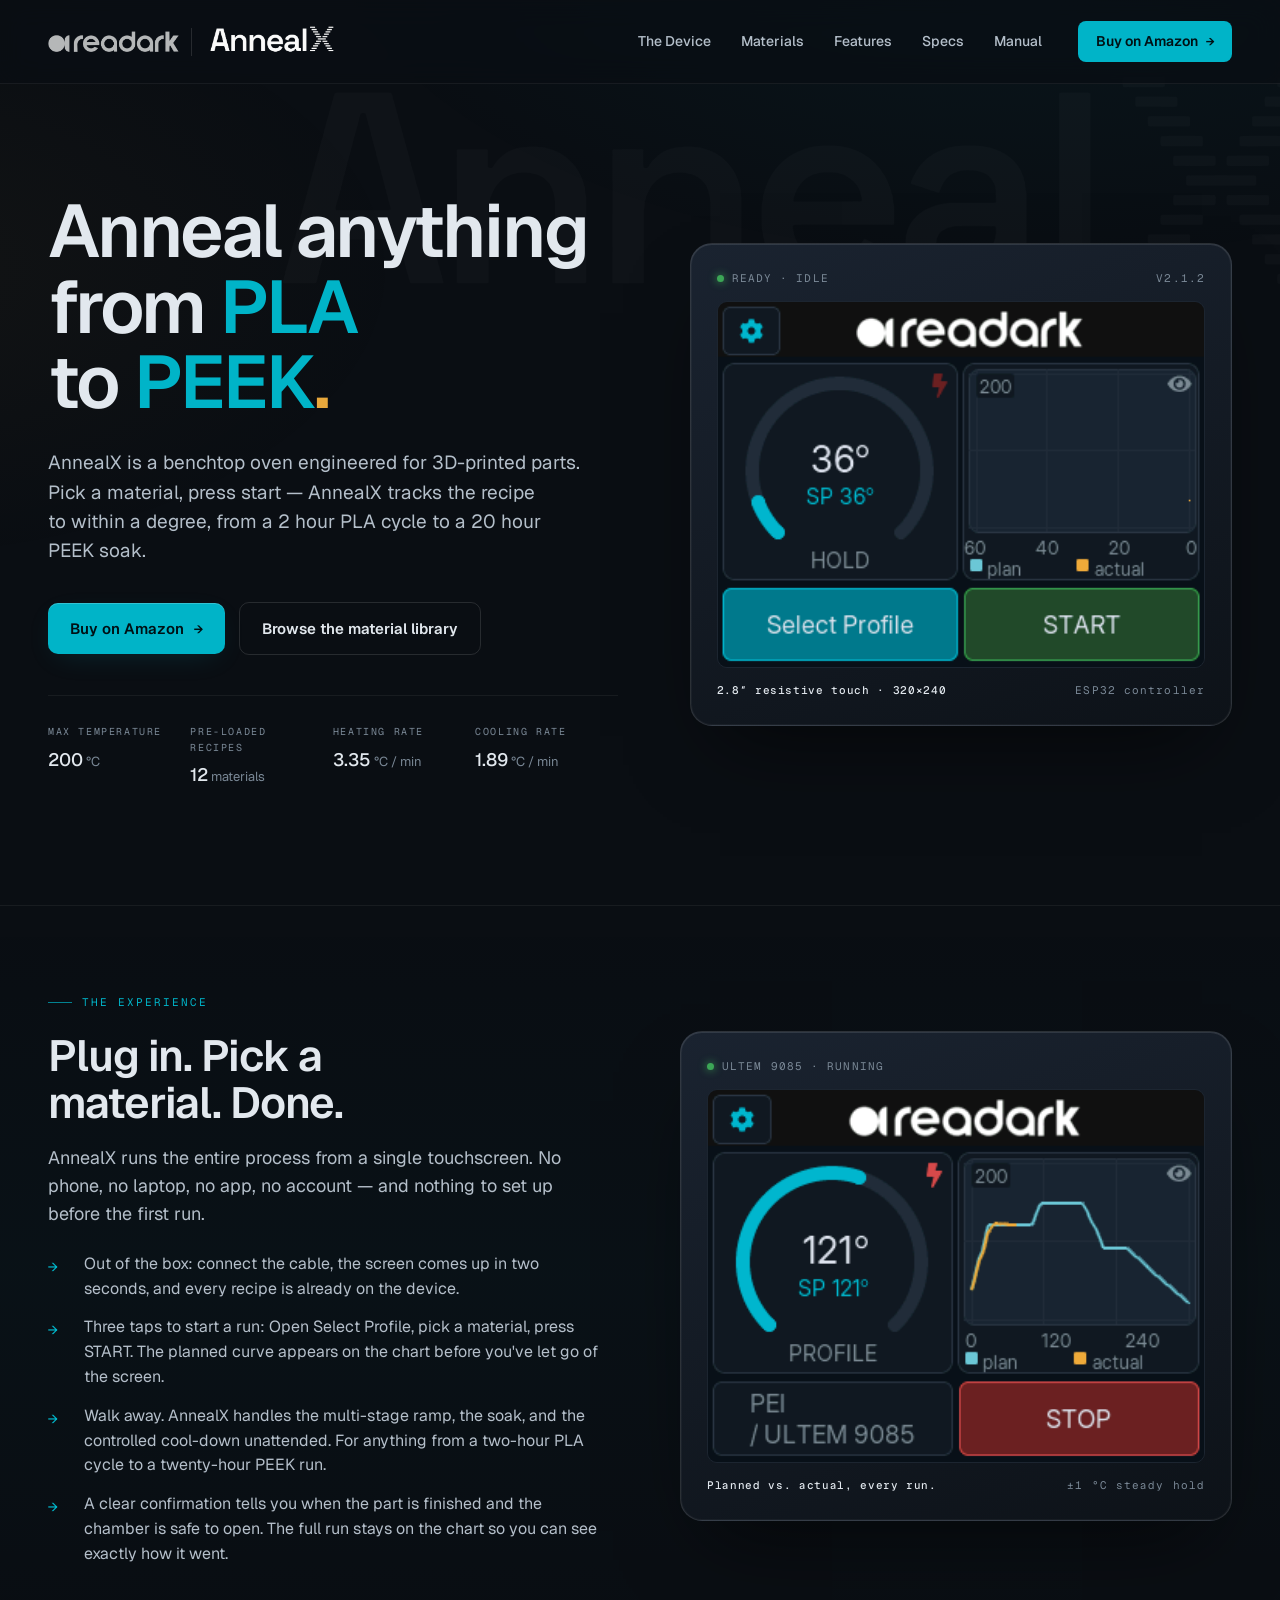
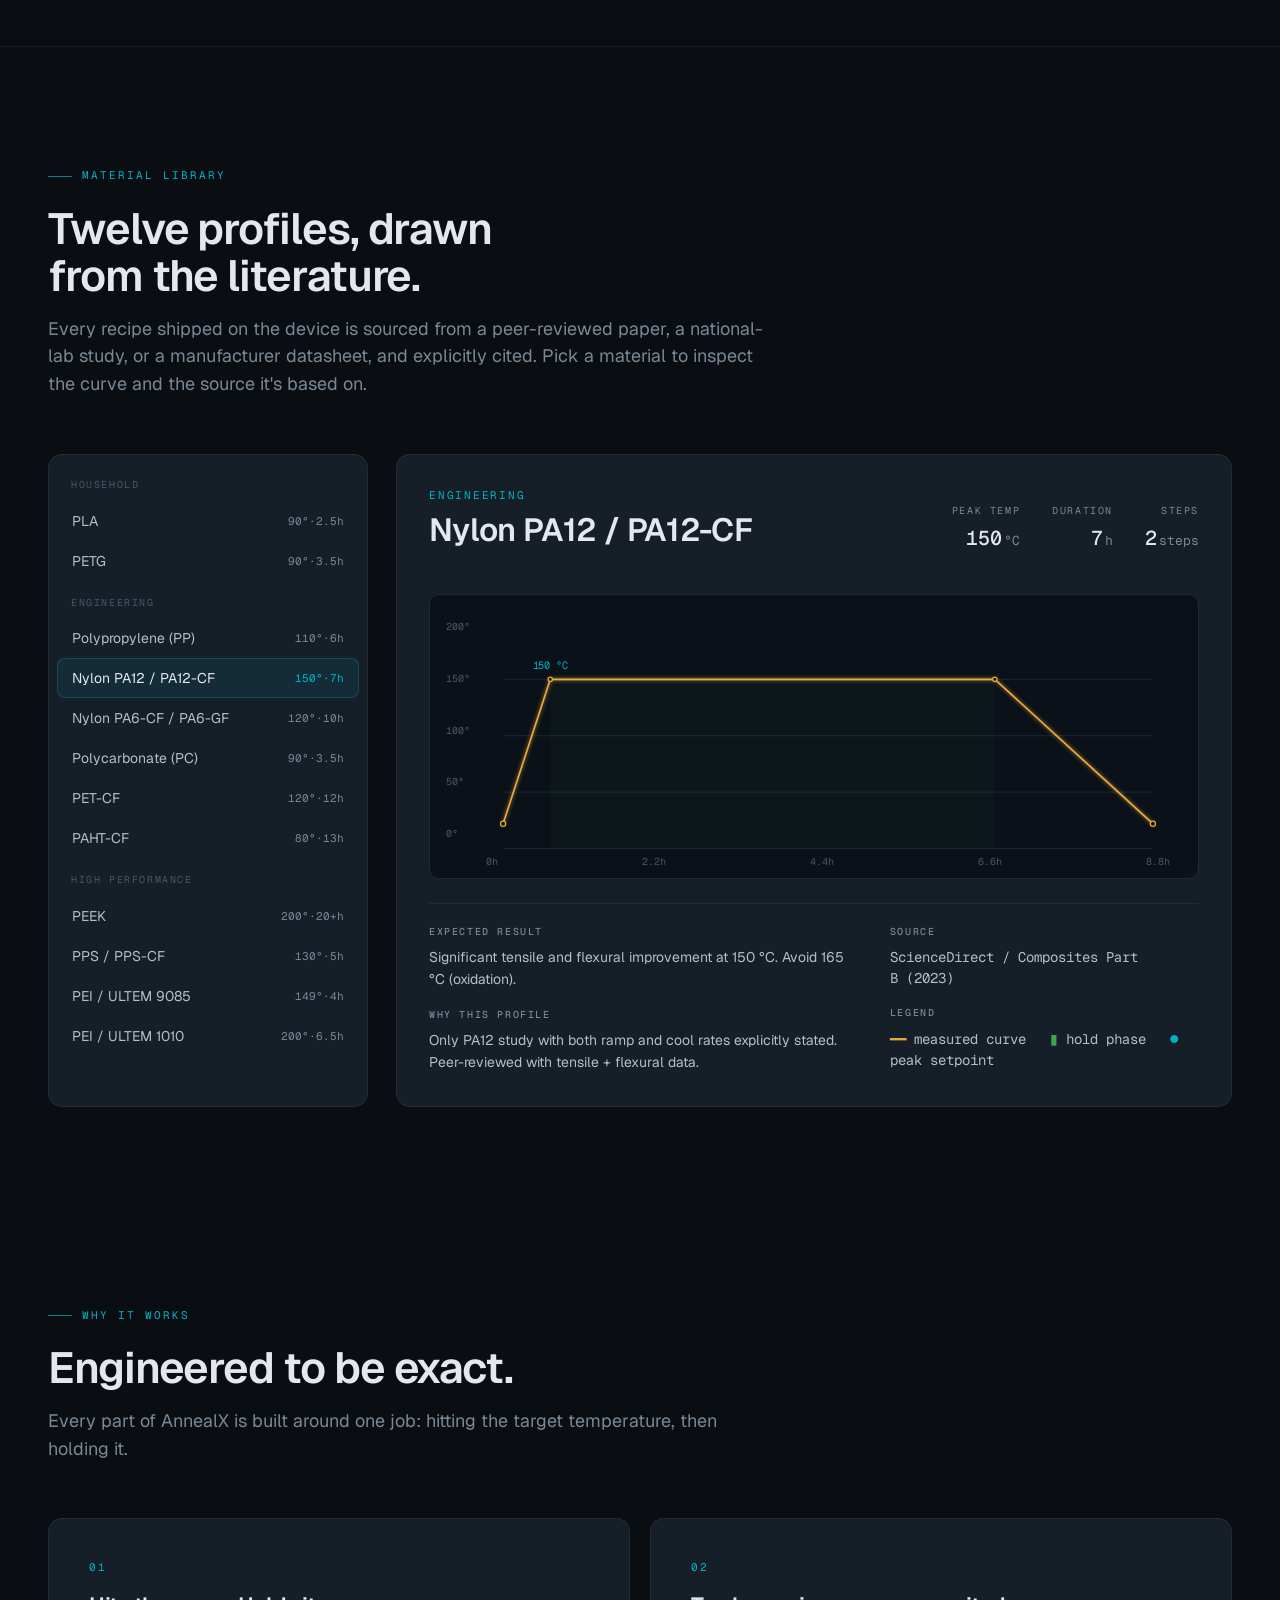
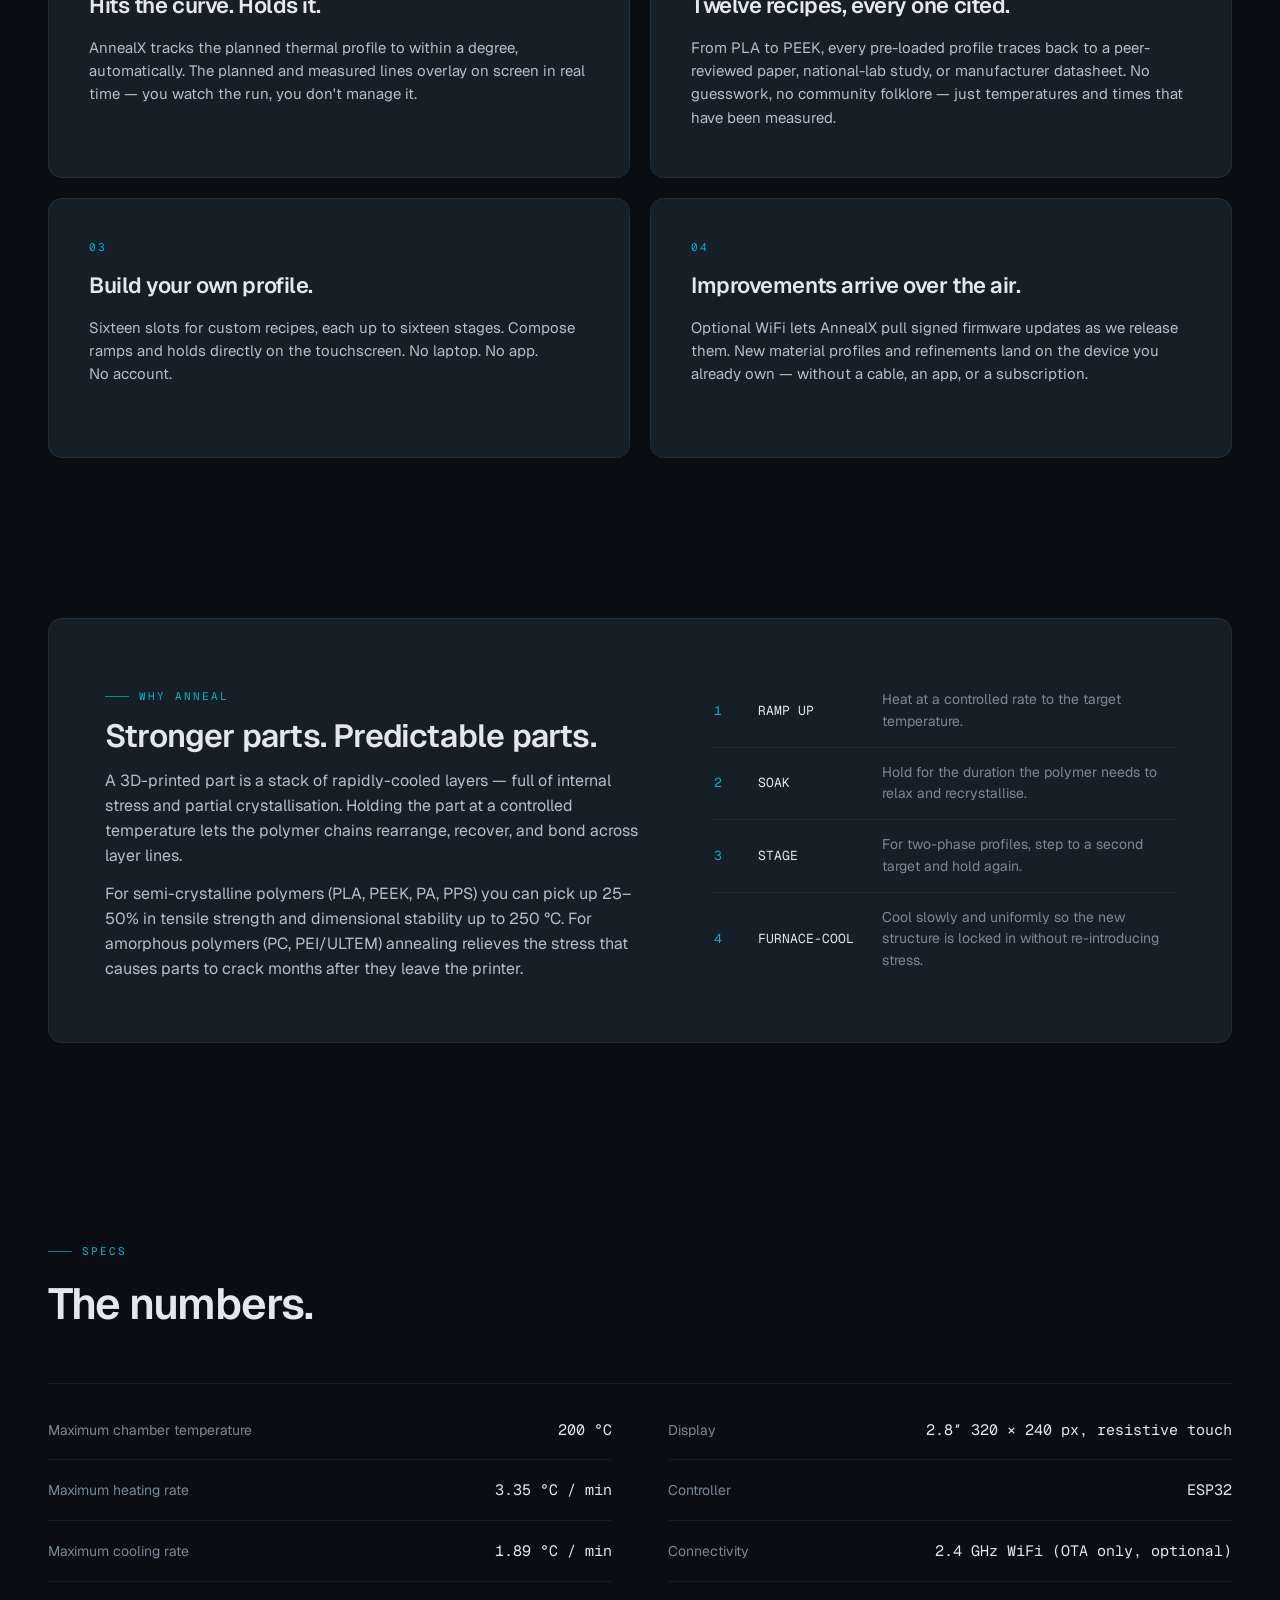
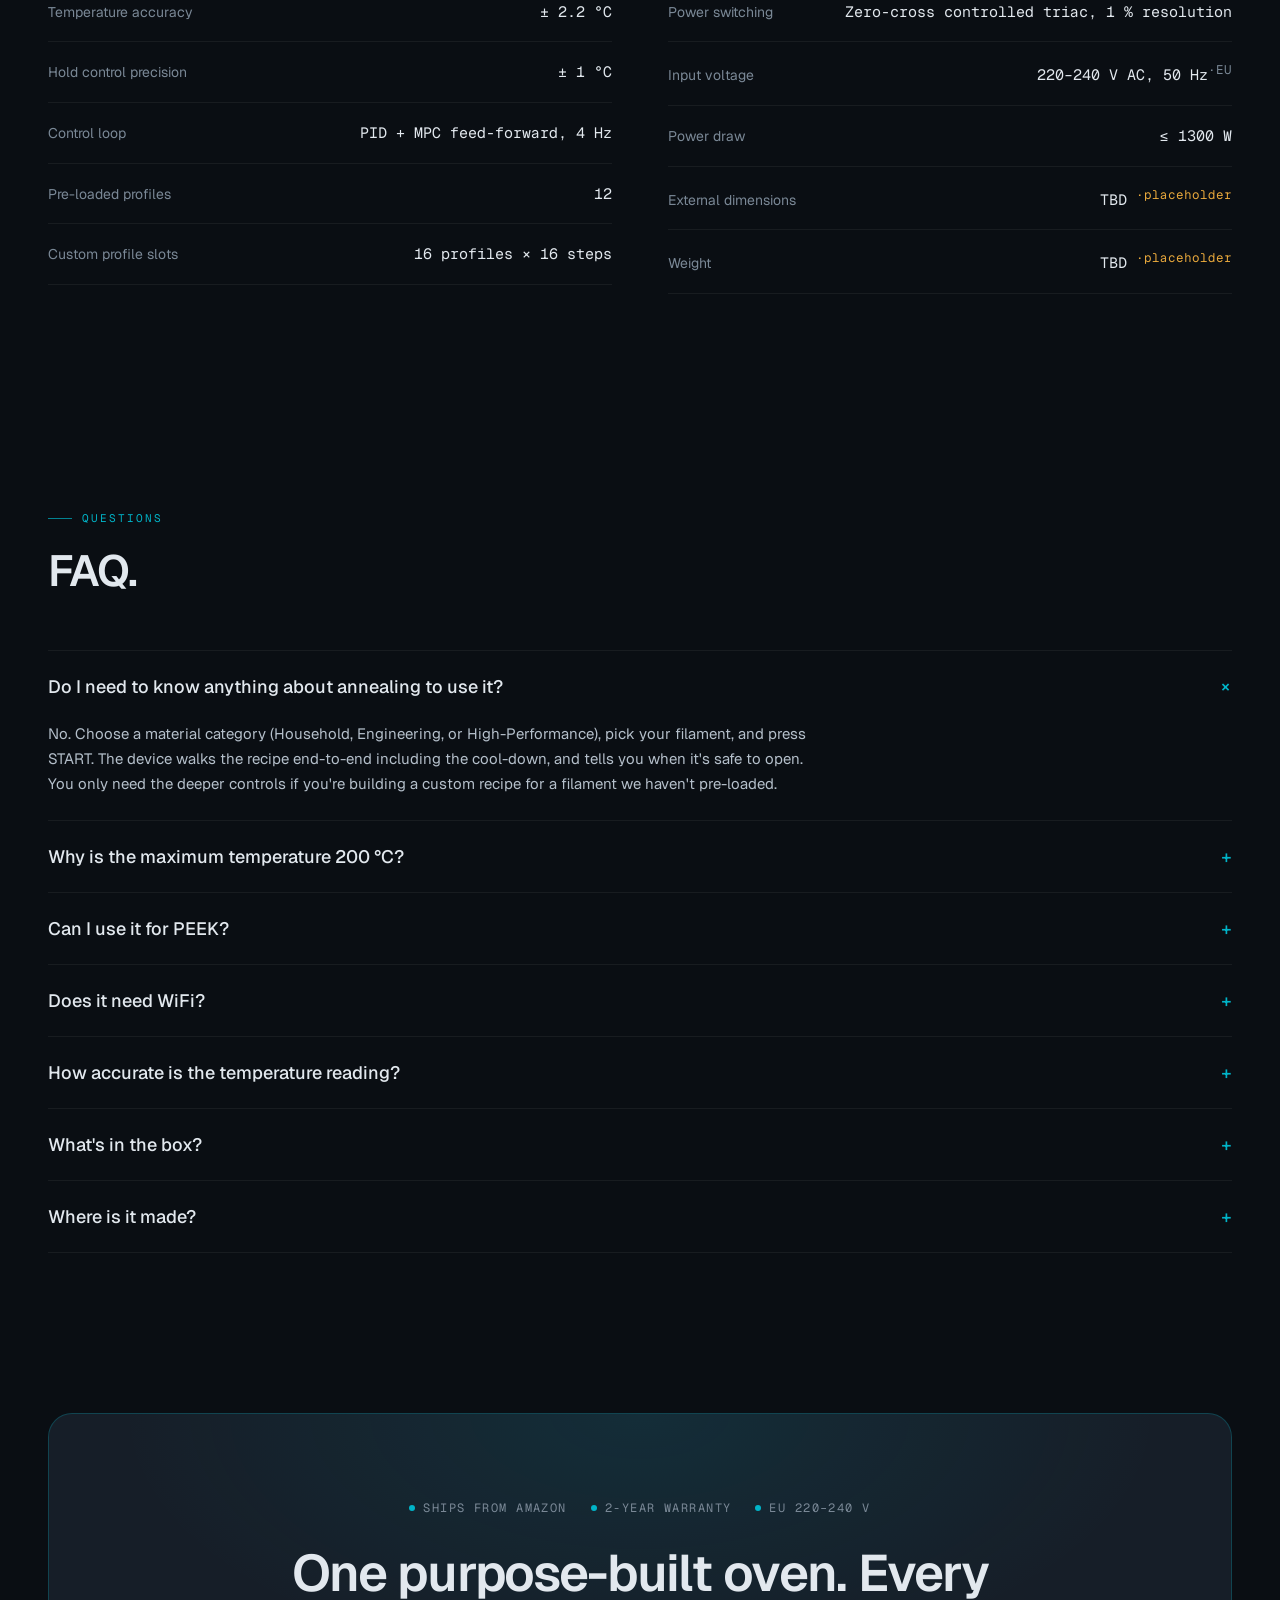
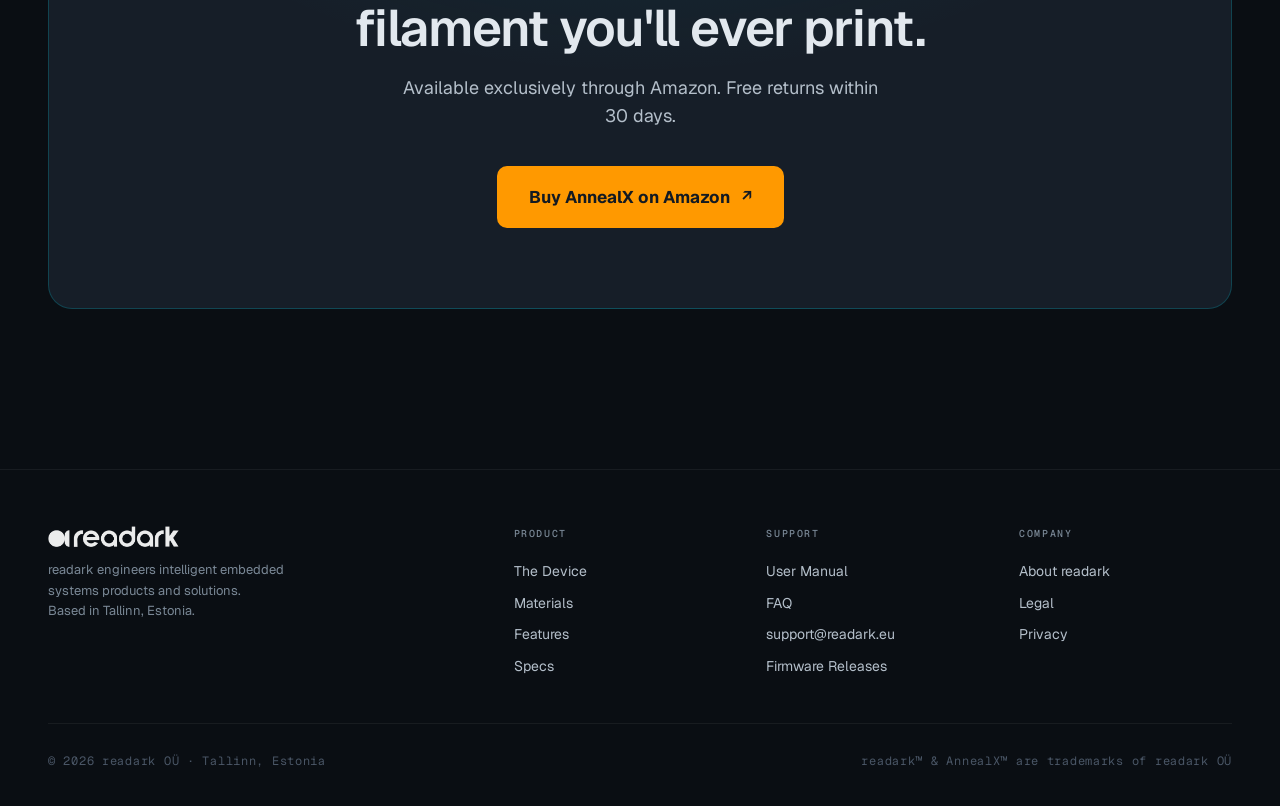
<file: index.html>
<!DOCTYPE html>
<html lang="en">
<head>
<meta charset="UTF-8" />
<meta name="viewport" content="width=device-width, initial-scale=1.0" />
<title>AnnealX — Closed-Loop Annealer for 3D-Printed Parts · readark</title>
<meta name="description" content="A benchtop annealing oven built for 3D-printed parts. 14 pre-loaded material recipes from PLA to PEEK, closed-loop PID with feed-forward, custom profiles, and OTA firmware. Engineered in Estonia." />
<link rel="stylesheet" href="assets/style.css" />
</head>
<body>

<!-- ════════════════════════ NAV ════════════════════════ -->
<header class="nav">
  <div class="nav__inner">
    <a class="nav__brand" href="index.html" aria-label="AnnealX by readark — home">
      <img class="readark-mark" src="assets/img/readark-black.png" alt="readark" />
      <span class="nav__brand-sep"></span>
      <img class="annealx-mark" src="assets/img/annealx-wordmark-black.png" alt="AnnealX" />
    </a>
    <nav class="nav__links">
      <a href="#screen">The Device</a>
      <a href="#materials">Materials</a>
      <a href="#features">Features</a>
      <a href="#specs">Specs</a>
      <a href="manual.html">Manual</a>
    </nav>
    <a class="nav__cta" href="#buy">Buy on Amazon</a>
  </div>
</header>

<!-- ════════════════════════ HERO ════════════════════════ -->
<section class="hero">
  <img class="hero__bg-wordmark" src="assets/img/annealx-wordmark-white.png" alt="" aria-hidden="true" />
  <div class="wrap">
    <div class="hero__grid">

      <!-- LEFT: copy -->
      <div class="hero__copy">
        <span class="eyebrow" style="gap: 0px; line-height: 0; opacity: 0"></span>
        <h1>
          Anneal anything from <span class="accent">PLA</span><br />
          to <span class="accent">PEEK</span><span class="amber-dot">.</span>
        </h1>
        <p class="hero__sub">AnnealX is a benchtop oven engineered for 3D-printed parts. Pick a material, press start — AnnealX tracks the recipe to within a degree, from a 2 hour PLA cycle to a 20 hour PEEK soak.</p>

        <div class="hero__ctas">
          <a class="btn btn--primary" href="#buy">Buy on Amazon <span class="arrow">→</span></a>
          <a class="btn btn--ghost" href="#materials">Browse the material library</a>
        </div>

        <dl class="hero__strip">
          <div>
            <dt>Max temperature</dt>
            <dd>200<span class="unit">°C</span></dd>
          </div>
          <div>
            <dt>Pre-loaded recipes</dt>
            <dd>12<span class="unit">materials</span></dd>
          </div>
          <div>
            <dt>Heating rate</dt>
            <dd>3.35<span class="unit">°C / min</span></dd>
          </div>
          <div>
            <dt>Cooling rate</dt>
            <dd>1.89<span class="unit">°C / min</span></dd>
          </div>
        </dl>
      </div>

      <!-- RIGHT: scope (real firmware screenshot) -->
      <div class="scope scope--photo" aria-label="AnnealX touchscreen interface">
        <div class="scope__chrome">
          <span class="scope__chrome-dot mono">READY · IDLE</span>
          <span class="mono">v2.1.2</span>
        </div>

        <img class="scope__photo" src="assets/img/screen-main.png" alt="AnnealX main touchscreen showing idle state at 36°C" style="border-radius: 10px" />

        <div class="scope__caption">
          <span><strong>2.8″ resistive touch · 320×240</strong></span>
          <span>ESP32 controller</span>
        </div>
      </div>

    </div>
  </div>
</section>

<!-- ════════════════════════ SCREEN SECTION ════════════════════════ -->
<section class="section section--tight screen-section" id="screen">
  <div class="wrap">
    <div class="screen-section__grid">
      <div>
        <span class="eyebrow" style="gap: 10px; border-width: 0px; border-style: solid; padding: 0px; margin: 0px 0px 21px">The experience</span>
        <h2>Plug in. Pick a material. Done.</h2>
        <p style="margin-top:18px;font-size:18px;">
          AnnealX runs the entire process from a single touchscreen. No phone, no laptop, no app, no account — and nothing to set up before the first run.
        </p>
        <ul>
          <li>Out of the box: connect the cable, the screen comes up in two seconds, and every recipe is already on the device.</li>
          <li>Three taps to start a run: Open Select Profile, pick a material, press START. The planned curve appears on the chart before you've let go of the screen.</li>
          <li>Walk away. AnnealX handles the multi-stage ramp, the soak, and the controlled cool-down unattended. For anything from a two-hour PLA cycle to a twenty-hour PEEK run.</li>
          <li>A clear confirmation tells you when the part is finished and the chamber is safe to open. The full run stays on the chart so you can see exactly how it went.</li>
        </ul>
      </div>

      <!-- Larger scope variant -->
      <div class="scope scope--photo" aria-label="AnnealX touchscreen mid-run on ULTEM 9085">
        <div class="scope__chrome">
          <span class="scope__chrome-dot mono">ULTEM 9085 · RUNNING</span>
          <span class="mono">
</span>
        </div>

        <img class="scope__photo" src="assets/img/screen-running.png" alt="AnnealX screen mid-run on a PEI / ULTEM 9085 profile, holding at 121°C with planned vs. actual curves overlaid" style="border-radius: 10px" />

        <div class="scope__caption">
          <span><strong>Planned vs. actual, every run.</strong></span>
          <span>±1 °C steady hold</span>
        </div>
      </div>
    </div>
  </div>
</section>

<!-- ════════════════════════ MATERIAL LIBRARY ════════════════════════ -->
<section class="section" id="materials">
  <div class="wrap">
    <div class="section-head">
      <span class="eyebrow">Material library</span>
      <h2>Twelve profiles, drawn from the literature.</h2>
      <p>Every recipe shipped on the device is sourced from a peer-reviewed paper, a national-lab study, or a manufacturer datasheet, and explicitly cited. Pick a material to inspect the curve and the source it's based on.</p>
    </div>

    <div class="materials__grid">
      <!-- list -->
      <div class="mat-list" data-mat-list aria-label="Material profile list"></div>

      <!-- detail -->
      <div class="mat-detail">
        <div class="mat-detail__head">
          <div class="mat-detail__name">
            <span class="mat-detail__category" data-mat-category>Engineering</span>
            <h3 data-mat-name>Nylon PA12 / PA12-CF</h3>
          </div>
          <dl class="mat-detail__stats">
            <div>
              <dt>Peak temp</dt>
              <dd data-mat-peak>150<span class="u">°C</span></dd>
            </div>
            <div>
              <dt>Duration</dt>
              <dd data-mat-duration>7<span class="u">h</span></dd>
            </div>
            <div>
              <dt>Steps</dt>
              <dd data-mat-steps>2<span class="u">steps</span></dd>
            </div>
          </dl>
        </div>

        <div class="mat-curve">
          <div class="axis-y" aria-hidden="true">
            <span>0°</span><span>50°</span><span>100°</span><span>150°</span><span>200°</span>
          </div>
          <svg data-mat-curve viewBox="0 0 800 280" preserveAspectRatio="none" aria-label="Thermal profile curve"></svg>
          <div class="axis-x" data-mat-xaxis aria-hidden="true"></div>
        </div>

        <div class="mat-detail__notes">
          <div>
            <h4>Expected result</h4>
            <p data-mat-result>—</p>
            <h4 style="margin-top:16px;">Why this profile</h4>
            <p data-mat-rationale>—</p>
          </div>
          <div>
            <h4>Source</h4>
            <p class="mat-detail__source" data-mat-source>—</p>
            <h4 style="margin-top:16px;">Legend</h4>
            <p class="mat-detail__source">
              <span style="color:#E8A83C;">━━</span> measured curve&nbsp;&nbsp;
              <span style="color:#3CA656;">▮</span> hold phase&nbsp;&nbsp;
              <span style="color:#00B4C8;">●</span> peak setpoint
            </p>
          </div>
        </div>
      </div>
    </div>
  </div>
</section>

<!-- ════════════════════════ FEATURES ════════════════════════ -->
<section class="section section--tight" id="features">
  <div class="wrap">
    <div class="section-head">
      <span class="eyebrow">Why it works</span>
      <h2>Engineered to be exact.</h2>
      <p>Every part of AnnealX is built around one job: hitting the target temperature, then holding it.</p>
    </div>

    <div class="features__grid">

      <article class="feature">
        <span class="feature__num">01</span>
        <h3>Hits the curve. Holds it.</h3>
        <p>AnnealX tracks the planned thermal profile to within a degree, automatically. The planned and measured lines overlay on screen in real time — you watch the run, you don't manage it.</p>
      </article>

      <article class="feature">
        <span class="feature__num">02</span>
        <h3>Twelve recipes, every one cited.</h3>
        <p>From PLA to PEEK, every pre-loaded profile traces back to a peer-reviewed paper, national-lab study, or manufacturer datasheet. No guesswork, no community folklore — just temperatures and times that have been measured.</p>
      </article>

      <article class="feature">
        <span class="feature__num">03</span>
        <h3>Build your own profile.</h3>
        <p>Sixteen slots for custom recipes, each up to sixteen stages. Compose ramps and holds directly on the touchscreen. No laptop. No app. No account.</p>
      </article>

      <article class="feature">
        <span class="feature__num">04</span>
        <h3>Improvements arrive over the air.</h3>
        <p>Optional WiFi lets AnnealX pull signed firmware updates as we release them. New material profiles and refinements land on the device you already own — without a cable, an app, or a subscription.</p>
      </article>

    </div>
  </div>
</section>

<!-- ════════════════════════ HOW ANNEALING WORKS ════════════════════════ -->
<section class="section section--tight">
  <div class="wrap">
    <div class="science">
      <div>
        <span class="eyebrow">Why anneal</span>
        <h2 style="margin-top:14px;">Stronger parts. Predictable parts.</h2>
        <p style="margin-top:16px;">
          A 3D-printed part is a stack of rapidly-cooled layers — full of
          internal stress and partial crystallisation. Holding the part at
          a controlled temperature lets the polymer chains rearrange,
          recover, and bond across layer lines.
        </p>
        <p style="margin-top:14px;">
          For semi-crystalline polymers (PLA, PEEK, PA, PPS) you can pick up
          25–50% in tensile strength and dimensional stability up to 250 °C.
          For amorphous polymers (PC, PEI/ULTEM) annealing relieves the stress
          that causes parts to crack months after they leave the printer.
        </p>
      </div>

      <div class="science__steps">
        <div class="science__step">
          <span class="n">1</span>
          <span class="label">RAMP UP</span>
          <span class="body">Heat at a controlled rate to the target temperature.</span>
        </div>
        <div class="science__step">
          <span class="n">2</span>
          <span class="label">SOAK</span>
          <span class="body">Hold for the duration the polymer needs to relax and recrystallise.</span>
        </div>
        <div class="science__step">
          <span class="n">3</span>
          <span class="label">STAGE</span>
          <span class="body">For two-phase profiles, step to a second target and hold again.</span>
        </div>
        <div class="science__step">
          <span class="n">4</span>
          <span class="label">FURNACE-COOL</span>
          <span class="body">Cool slowly and uniformly so the new structure is locked in without re-introducing stress.</span>
        </div>
      </div>
    </div>
  </div>
</section>

<!-- ════════════════════════ SPECS ════════════════════════ -->
<section class="section" id="specs">
  <div class="wrap">
    <div class="section-head">
      <span class="eyebrow">Specs</span>
      <h2>The numbers.</h2>
    </div>

    <div class="specs__grid">
      <dl>
        <div class="specs__row"><dt>Maximum chamber temperature</dt><dd>200 °C</dd></div>
        <div class="specs__row"><dt>Maximum heating rate</dt><dd>3.35 °C / min</dd></div>
        <div class="specs__row"><dt>Maximum cooling rate</dt><dd>1.89 °C / min</dd></div>
        <div class="specs__row"><dt>Temperature accuracy</dt><dd>± 2.2 °C</dd></div>
        <div class="specs__row"><dt>Hold control precision</dt><dd>± 1 °C</dd></div>
        <div class="specs__row"><dt>Control loop</dt><dd>PID + MPC feed-forward, 4 Hz</dd></div>
        <div class="specs__row"><dt>Pre-loaded profiles</dt><dd>12</dd></div>
        <div class="specs__row"><dt>Custom profile slots</dt><dd>16 profiles × 16 steps</dd></div>
      </dl>

      <dl>
        <div class="specs__row"><dt>Display</dt><dd>2.8″ 320 × 240 px, resistive touch</dd></div>
        <div class="specs__row"><dt>Controller</dt><dd>ESP32</dd></div>
        <div class="specs__row"><dt>Connectivity</dt><dd>2.4 GHz WiFi (OTA only, optional)</dd></div>
        <div class="specs__row"><dt>Power switching</dt><dd>Zero-cross controlled triac, 1 % resolution</dd></div>
        <div class="specs__row"><dt>Input voltage</dt><dd>220–240 V AC, 50 Hz<sup style="color:var(--txt-dim)">·EU</sup></dd></div>
        <div class="specs__row"><dt>Power draw</dt><dd>≤ 1300 W</dd></div>
        <div class="specs__row"><dt>External dimensions</dt><dd>TBD <sup style="color:var(--amber)">·placeholder</sup></dd></div>
        <div class="specs__row"><dt>Weight</dt><dd>TBD <sup style="color:var(--amber)">·placeholder</sup></dd></div>
      </dl>
    </div>
  </div>
</section>

<!-- ════════════════════════ FAQ ════════════════════════ -->
<section class="section section--tight" id="faq">
  <div class="wrap">
    <div class="section-head">
      <span class="eyebrow">Questions</span>
      <h2>FAQ.</h2>
    </div>

    <div class="faq__list">
      <div class="faq__item is-open">
        <button class="faq__q" type="button">Do I need to know anything about annealing to use it? <span class="marker">+</span></button>
        <div class="faq__a">
          No. Choose a material category (Household, Engineering, or High-Performance), pick your filament, and press START. The device walks the recipe end-to-end including the cool-down, and tells you when it's safe to open. You only need the deeper controls if you're building a custom recipe for a filament we haven't pre-loaded.
        </div>
      </div>

      <div class="faq__item">
        <button class="faq__q" type="button">Why is the maximum temperature 200 °C? <span class="marker">+</span></button>
        <div class="faq__a">
          200 °C covers every polymer in routine FDM use — PLA, PETG, PC, all the nylons, PET-CF, PAHT-CF, PPS, and both grades of ULTEM/PEI. Going higher requires a different chamber material and a substantially higher BOM cost; we'd rather build the best 200 °C oven on the market than a compromised 300 °C one.
        </div>
      </div>

      <div class="faq__item">
        <button class="faq__q" type="button">Can I use it for PEEK? <span class="marker">+</span></button>
        <div class="faq__a">Yes. The PEEK profile soaks at 200 °C for two hours after a controlled climb, then cools at 10 °C/h (the slow cool is what produces 25–35% crystallinity). The full cycle is about twenty hours.</div>
      </div>

      <div class="faq__item">
        <button class="faq__q" type="button">Does it need WiFi? <span class="marker">+</span></button>
        <div class="faq__a">
          No. WiFi is optional and only used to check for new firmware versions at boot. The device runs every profile, including custom ones, fully offline. No cloud account, no telemetry, no phone app required.
        </div>
      </div>

      <div class="faq__item">
        <button class="faq__q" type="button">How accurate is the temperature reading? <span class="marker">+</span></button>
        <div class="faq__a">The sensor is a K-type thermocouple, which typically has ±2.2 °C accuracy. Precision through the controller is ±1 °C across the working range during steady holds.</div>
      </div>

      <div class="faq__item">
        <button class="faq__q" type="button">What's in the box? <span class="marker">+</span></button>
        <div class="faq__a">The AnnealX unit, an EU-spec power cable, and an internal rack for parts. The full user manual is available on this site </div>
      </div>

      <div class="faq__item">
        <button class="faq__q" type="button">Where is it made? <span class="marker">+</span></button>
        <div class="faq__a">Designed by readark. Manufactured by Elektromag Makine in Turkey.</div>
      </div>
    </div>
  </div>
</section>

<!-- ════════════════════════ BUY ════════════════════════ -->
<section class="section section--tight" id="buy">
  <div class="wrap">
    <div class="buy">
      <div class="buy__price-strip">
        <span>SHIPS FROM AMAZON</span>
        <span>2-YEAR WARRANTY</span>
        <span>EU 220–240 V</span>
      </div>
      <h2>One purpose-built oven. Every filament you'll ever print.</h2>
      <p>Available exclusively through Amazon. Free returns within 30 days.</p>
      <a class="buy__cta" href="#" target="_blank" rel="noopener">Buy AnnealX on Amazon</a>
    </div>
  </div>
</section>

<!-- ════════════════════════ FOOTER ════════════════════════ -->
<footer class="footer">
  <div class="wrap">
    <div class="footer__grid">
      <div class="footer__brand">
        <img src="assets/img/readark-black.png" alt="readark" />
        <p>readark engineers intelligent embedded systems products and solutions.<br />Based in Tallinn, Estonia.</p>
      </div>
      <div class="footer__col">
        <h5>Product</h5>
        <a href="#screen">The Device</a>
        <a href="#materials">Materials</a>
        <a href="#features">Features</a>
        <a href="#specs">Specs</a>
      </div>
      <div class="footer__col">
        <h5>Support</h5>
        <a href="manual.html">User Manual</a>
        <a href="#faq">FAQ</a>
        <a href="mailto:support@readark.eu">support@readark.eu</a>
        <a href="#">Firmware Releases</a>
      </div>
      <div class="footer__col">
        <h5>Company</h5>
        <a href="about.html">About readark</a>
        <a href="legal.html">Legal</a>
        <a href="privacy.html">Privacy</a>
      </div>
    </div>
    <div class="footer__legal">
      <span>© 2026 readark OÜ · Tallinn, Estonia</span>
      <span>readark™ &amp; AnnealX™ are trademarks of readark OÜ</span>
    </div>
  </div>
</footer>

<script src="assets/site.js"></script>
</body>
</html>
</file>
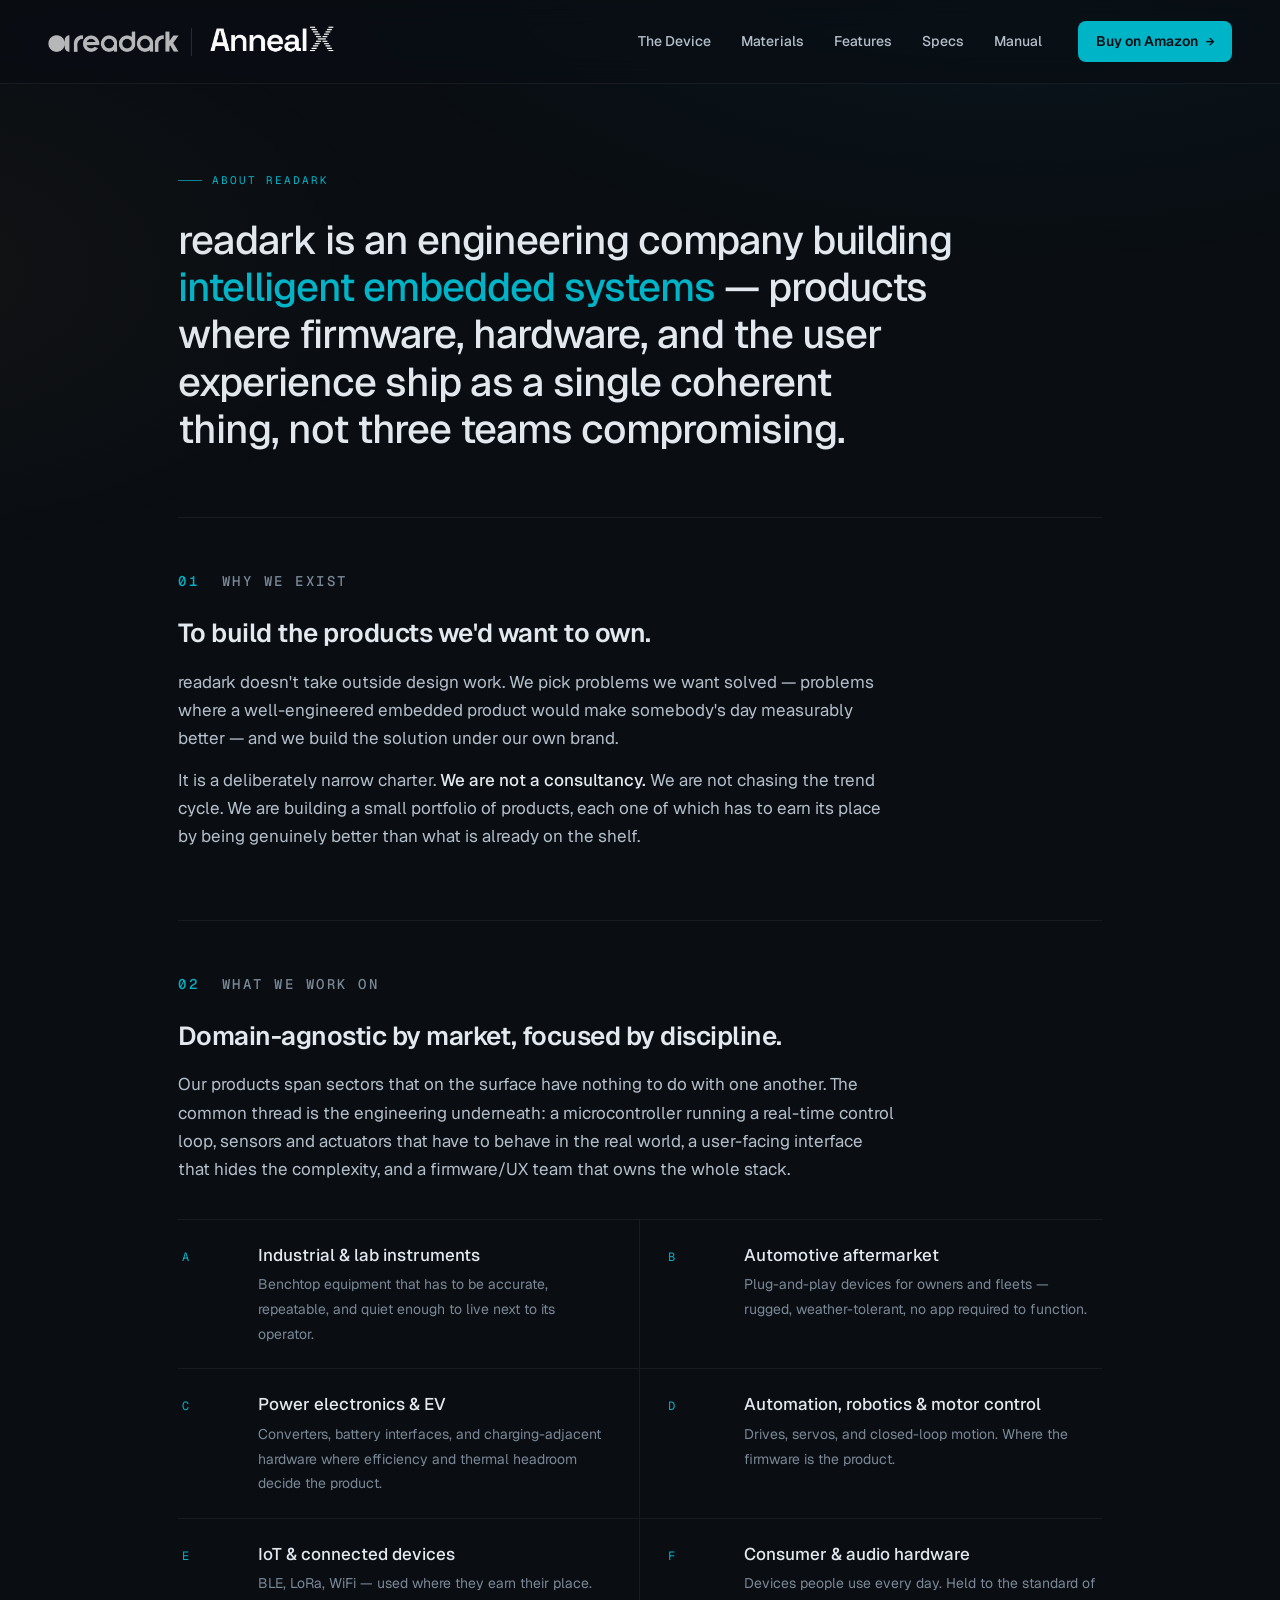
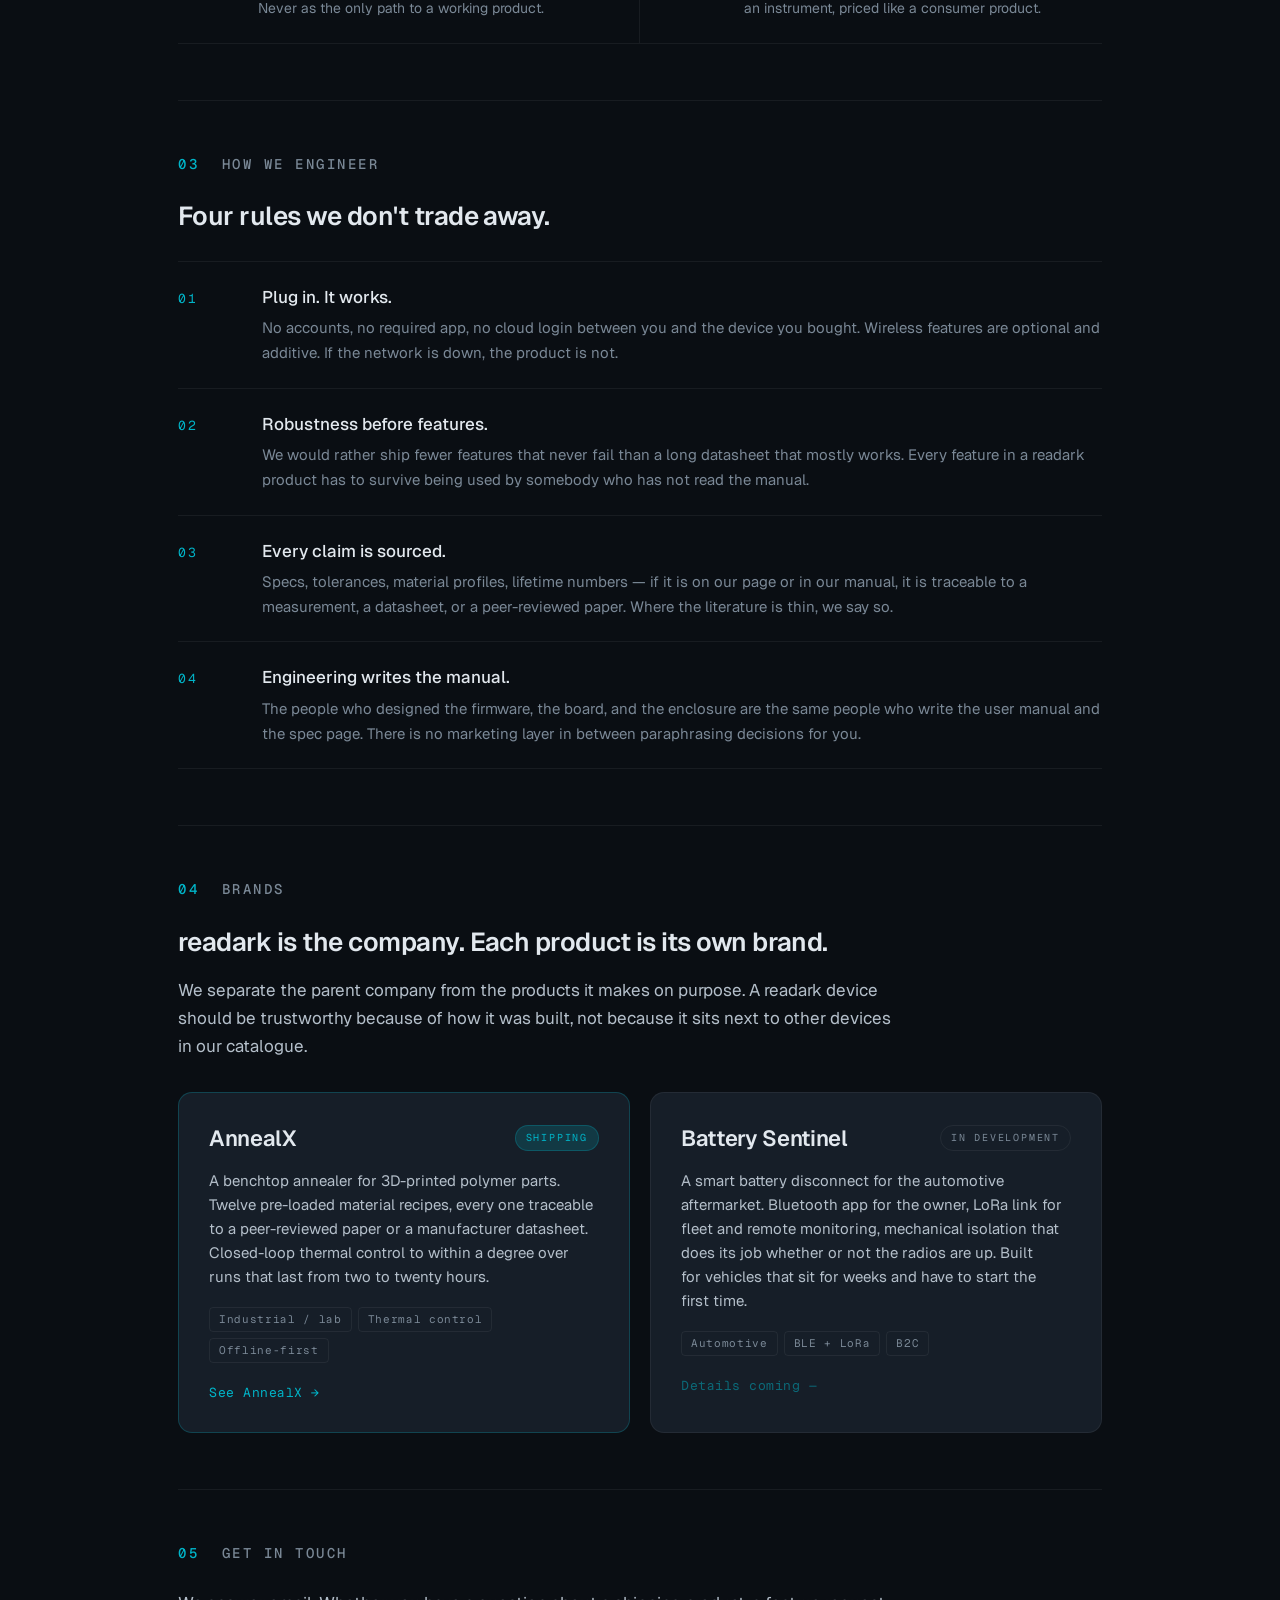
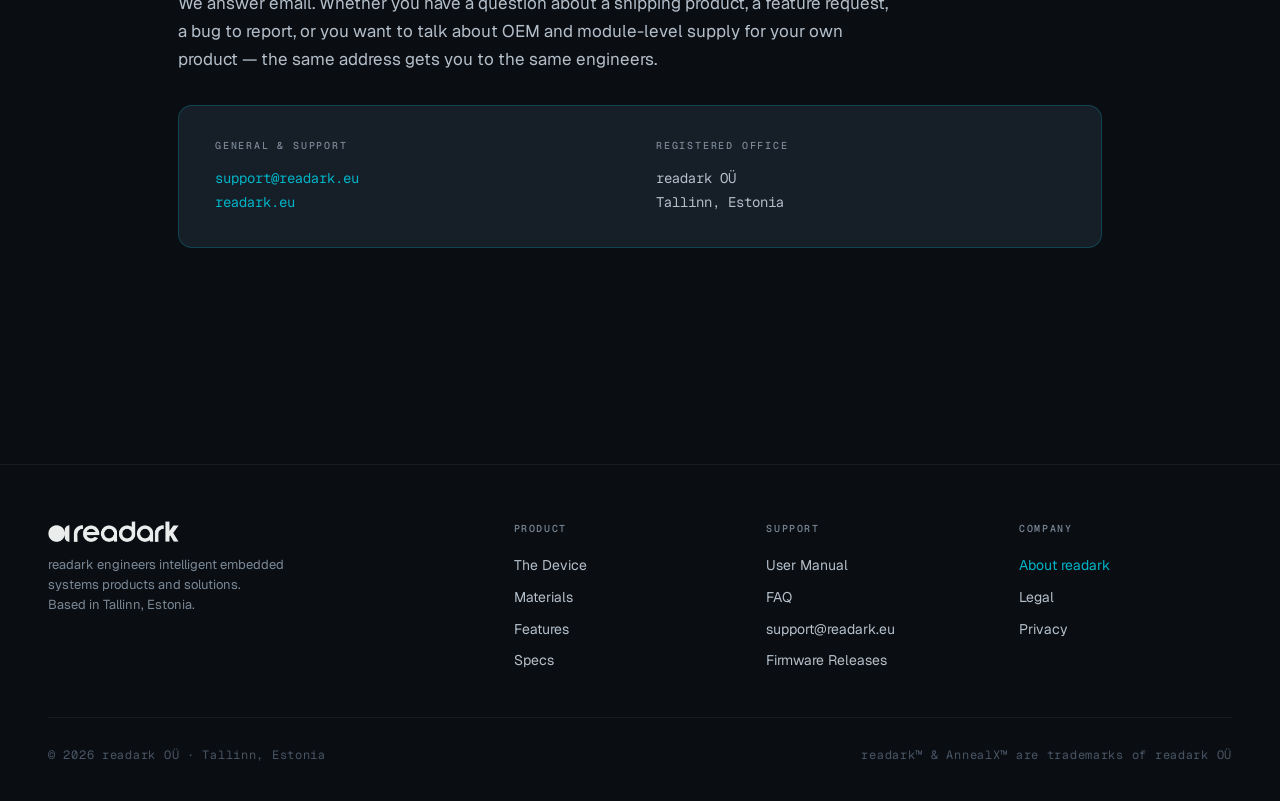
<file: about.html>
<!DOCTYPE html>
<html lang="en">
<head>
<meta charset="UTF-8" />
<meta name="viewport" content="width=device-width, initial-scale=1.0" />
<title>About · readark</title>
<meta name="description" content="readark is an engineering company building intelligent embedded systems — instruments, connected devices, power electronics, and consumer hardware. Based in Tallinn, Estonia." />
<link rel="stylesheet" href="assets/style.css" />
<style>
  /* About page — wider single column, typography-first */
  .about {
    max-width: 980px;
    margin: 0 auto;
    padding: calc(var(--nav-h) + 80px) 28px 80px;
  }
  .about__lede {
    font-size: clamp(28px, 3.2vw, 40px);
    line-height: 1.18;
    font-weight: 500;
    letter-spacing: -0.025em;
    color: var(--txt);
    max-width: 820px;
    text-wrap: balance;
    margin: 28px 0 64px;
  }
  .about__lede em { color: var(--teal); font-style: normal; }
  .about__section { padding: 56px 0; border-top: 1px solid var(--border); }
  .about__section h2 {
    font-size: 14px;
    font-family: var(--font-mono);
    font-weight: 500;
    letter-spacing: 0.18em;
    text-transform: uppercase;
    color: var(--txt-dim);
    margin-bottom: 28px;
  }
  .about__section h2 .num { color: var(--teal); margin-right: 12px; }
  .about__section h3 {
    font-size: 26px;
    letter-spacing: -0.02em;
    max-width: 720px;
    margin-bottom: 18px;
  }
  .about__section p {
    font-size: 17px;
    line-height: 1.65;
    color: var(--txt-2);
    max-width: 720px;
    margin: 14px 0;
    text-wrap: pretty;
  }
  .about__section p .accent { color: var(--txt); font-weight: 500; }

  /* Domains grid — typography labels, not card-heavy */
  .about__domains {
    display: grid;
    grid-template-columns: repeat(2, 1fr);
    gap: 0;
    margin-top: 36px;
    border-top: 1px solid var(--border);
  }
  .about__domain {
    padding: 22px 4px;
    border-bottom: 1px solid var(--border);
    display: grid;
    grid-template-columns: 56px 1fr;
    gap: 20px;
    align-items: baseline;
  }
  .about__domain:nth-child(odd) { border-right: 1px solid var(--border); padding-right: 28px; }
  .about__domain:nth-child(even) { padding-left: 28px; }
  .about__domain .k {
    font-family: var(--font-mono);
    font-size: 12px;
    color: var(--teal);
    letter-spacing: 0.14em;
  }
  .about__domain .t {
    font-size: 17px;
    color: var(--txt);
    font-weight: 500;
    display: block;
    margin-bottom: 4px;
  }
  .about__domain .b {
    font-size: 14px;
    color: var(--txt-dim);
    line-height: 1.55;
  }

  /* Principles list */
  .about__principles {
    list-style: none;
    padding: 0;
    margin: 28px 0 0;
    display: grid;
    grid-template-columns: 1fr;
    gap: 0;
    border-top: 1px solid var(--border);
  }
  .about__principles li {
    padding: 22px 0;
    border-bottom: 1px solid var(--border);
    display: grid;
    grid-template-columns: 60px 1fr;
    gap: 24px;
    align-items: baseline;
  }
  .about__principles .n {
    font-family: var(--font-mono);
    font-size: 13px;
    letter-spacing: 0.14em;
    color: var(--teal);
  }
  .about__principles .t {
    font-size: 17px;
    color: var(--txt);
    font-weight: 500;
    margin-bottom: 6px;
    display: block;
  }
  .about__principles .b {
    font-size: 15px;
    color: var(--txt-dim);
    line-height: 1.6;
  }
  .about__principles a { color: var(--teal); }

  /* Brands grid */
  .about__brands {
    display: grid;
    grid-template-columns: repeat(2, 1fr);
    gap: 20px;
    margin-top: 32px;
  }
  .about__brand {
    background: var(--panel);
    border: 1px solid var(--border);
    border-radius: var(--radius);
    padding: 28px 30px;
    display: flex;
    flex-direction: column;
    gap: 14px;
  }
  .about__brand--ship { border-color: var(--border-teal); }
  .about__brand-head {
    display: flex;
    align-items: center;
    justify-content: space-between;
    gap: 12px;
  }
  .about__brand-name {
    font-size: 22px;
    font-weight: 600;
    letter-spacing: -0.015em;
    color: var(--txt);
  }
  .about__brand-status {
    font-family: var(--font-mono);
    font-size: 10px;
    letter-spacing: 0.18em;
    text-transform: uppercase;
    padding: 4px 10px;
    border-radius: 999px;
    border: 1px solid var(--border);
    color: var(--txt-dim);
  }
  .about__brand-status--ship {
    color: var(--teal);
    border-color: var(--border-teal);
    background: var(--teal-glow);
  }
  .about__brand p {
    font-size: 15px;
    color: var(--txt-2);
    margin: 0;
    line-height: 1.6;
  }
  .about__brand-tags {
    display: flex;
    flex-wrap: wrap;
    gap: 6px;
    margin-top: 4px;
  }
  .about__brand-tag {
    font-family: var(--font-mono);
    font-size: 11px;
    letter-spacing: 0.06em;
    color: var(--txt-dim);
    padding: 3px 9px;
    border: 1px solid var(--border);
    border-radius: 4px;
  }
  .about__brand-link {
    margin-top: 6px;
    color: var(--teal);
    font-family: var(--font-mono);
    font-size: 13px;
    letter-spacing: 0.04em;
  }

  /* Contact */
  .about__contact-card {
    margin-top: 32px;
    background: var(--panel);
    border: 1px solid var(--border-teal);
    border-radius: var(--radius);
    padding: 32px 36px;
    display: grid;
    grid-template-columns: 1fr 1fr;
    gap: 32px;
  }
  .about__contact-card h4 {
    font-family: var(--font-mono);
    font-size: 10px;
    letter-spacing: 0.18em;
    color: var(--txt-dim);
    text-transform: uppercase;
    margin: 0 0 14px 0;
    font-weight: 500;
  }
  .about__contact-card p {
    font-family: var(--font-mono);
    font-size: 14px;
    color: var(--txt-2);
    line-height: 1.7;
    margin: 0;
  }
  .about__contact-card a { color: var(--teal); }

  @media (max-width: 720px) {
    .about__domains, .about__brands, .about__contact-card { grid-template-columns: 1fr; }
    .about__domain:nth-child(odd) { border-right: 0; padding-right: 4px; }
    .about__domain:nth-child(even) { padding-left: 4px; }
    .about__principles li { grid-template-columns: 50px 1fr; gap: 16px; }
  }
</style>
</head>
<body>

<!-- ════════════════════════ NAV ════════════════════════ -->
<header class="nav">
  <div class="nav__inner">
    <a class="nav__brand" href="index.html" aria-label="AnnealX by readark — home">
      <img class="readark-mark" src="assets/img/readark-black.png" alt="readark" />
      <span class="nav__brand-sep"></span>
      <img class="annealx-mark" src="assets/img/annealx-wordmark-black.png" alt="AnnealX" />
    </a>
    <nav class="nav__links">
      <a href="index.html#screen">The Device</a>
      <a href="index.html#materials">Materials</a>
      <a href="index.html#features">Features</a>
      <a href="index.html#specs">Specs</a>
      <a href="manual.html">Manual</a>
    </nav>
    <a class="nav__cta" href="index.html#buy">Buy on Amazon</a>
  </div>
</header>

<!-- ════════════════════════ ABOUT ════════════════════════ -->
<main class="about">

  <span class="eyebrow">About readark</span>
  <h1 class="about__lede">
    readark is an engineering company building <em>intelligent embedded systems</em> &mdash; products where firmware, hardware, and the user experience ship as a single coherent thing, not three teams compromising.
  </h1>

  <!-- ── 01 Why we exist ── -->
  <section class="about__section">
    <h2><span class="num">01</span> Why we exist</h2>
    <h3>To build the products we'd want to own.</h3>
    <p>
      readark doesn't take outside design work. We pick problems we want solved &mdash; problems where a well-engineered embedded product would make somebody's day measurably better &mdash; and we build the solution under our own brand.
    </p>
    <p>
      It is a deliberately narrow charter. <span class="accent">We are not a consultancy.</span> We are not chasing the trend cycle. We are building a small portfolio of products, each one of which has to earn its place by being genuinely better than what is already on the shelf.
    </p>
  </section>

  <!-- ── 02 What we work on ── -->
  <section class="about__section">
    <h2><span class="num">02</span> What we work on</h2>
    <h3>Domain-agnostic by market, focused by discipline.</h3>
    <p>
      Our products span sectors that on the surface have nothing to do with one another. The common thread is the engineering underneath: a microcontroller running a real-time control loop, sensors and actuators that have to behave in the real world, a user-facing interface that hides the complexity, and a firmware/UX team that owns the whole stack.
    </p>

    <div class="about__domains">
      <div class="about__domain">
        <span class="k">A</span>
        <div>
          <span class="t">Industrial &amp; lab instruments</span>
          <span class="b">Benchtop equipment that has to be accurate, repeatable, and quiet enough to live next to its operator.</span>
        </div>
      </div>
      <div class="about__domain">
        <span class="k">B</span>
        <div>
          <span class="t">Automotive aftermarket</span>
          <span class="b">Plug-and-play devices for owners and fleets &mdash; rugged, weather-tolerant, no app required to function.</span>
        </div>
      </div>
      <div class="about__domain">
        <span class="k">C</span>
        <div>
          <span class="t">Power electronics &amp; EV</span>
          <span class="b">Converters, battery interfaces, and charging-adjacent hardware where efficiency and thermal headroom decide the product.</span>
        </div>
      </div>
      <div class="about__domain">
        <span class="k">D</span>
        <div>
          <span class="t">Automation, robotics &amp; motor control</span>
          <span class="b">Drives, servos, and closed-loop motion. Where the firmware is the product.</span>
        </div>
      </div>
      <div class="about__domain">
        <span class="k">E</span>
        <div>
          <span class="t">IoT &amp; connected devices</span>
          <span class="b">BLE, LoRa, WiFi &mdash; used where they earn their place. Never as the only path to a working product.</span>
        </div>
      </div>
      <div class="about__domain">
        <span class="k">F</span>
        <div>
          <span class="t">Consumer &amp; audio hardware</span>
          <span class="b">Devices people use every day. Held to the standard of an instrument, priced like a consumer product.</span>
        </div>
      </div>
    </div>
  </section>

  <!-- ── 03 How we engineer ── -->
  <section class="about__section">
    <h2><span class="num">03</span> How we engineer</h2>
    <h3>Four rules we don't trade away.</h3>

    <ul class="about__principles">
      <li>
        <span class="n">01</span>
        <div>
          <span class="t">Plug in. It works.</span>
          <span class="b">No accounts, no required app, no cloud login between you and the device you bought. Wireless features are optional and additive. If the network is down, the product is not.</span>
        </div>
      </li>
      <li>
        <span class="n">02</span>
        <div>
          <span class="t">Robustness before features.</span>
          <span class="b">We would rather ship fewer features that never fail than a long datasheet that mostly works. Every feature in a readark product has to survive being used by somebody who has not read the manual.</span>
        </div>
      </li>
      <li>
        <span class="n">03</span>
        <div>
          <span class="t">Every claim is sourced.</span>
          <span class="b">Specs, tolerances, material profiles, lifetime numbers &mdash; if it is on our page or in our manual, it is traceable to a measurement, a datasheet, or a peer-reviewed paper. Where the literature is thin, we say so.</span>
        </div>
      </li>
      <li>
        <span class="n">04</span>
        <div>
          <span class="t">Engineering writes the manual.</span>
          <span class="b">The people who designed the firmware, the board, and the enclosure are the same people who write the user manual and the spec page. There is no marketing layer in between paraphrasing decisions for you.</span>
        </div>
      </li>
    </ul>
  </section>

  <!-- ── 04 Brands ── -->
  <section class="about__section">
    <h2><span class="num">04</span> Brands</h2>
    <h3>readark is the company. Each product is its own brand.</h3>
    <p>
      We separate the parent company from the products it makes on purpose. A readark device should be trustworthy because of how it was built, not because it sits next to other devices in our catalogue.
    </p>

    <div class="about__brands">

      <div class="about__brand about__brand--ship">
        <div class="about__brand-head">
          <span class="about__brand-name">AnnealX</span>
          <span class="about__brand-status about__brand-status--ship">Shipping</span>
        </div>
        <p>
          A benchtop annealer for 3D-printed polymer parts. Twelve pre-loaded material recipes, every one traceable to a peer-reviewed paper or a manufacturer datasheet. Closed-loop thermal control to within a degree over runs that last from two to twenty hours.
        </p>
        <div class="about__brand-tags">
          <span class="about__brand-tag">Industrial / lab</span>
          <span class="about__brand-tag">Thermal control</span>
          <span class="about__brand-tag">Offline-first</span>
        </div>
        <a class="about__brand-link" href="index.html">See AnnealX &rarr;</a>
      </div>

      <div class="about__brand">
        <div class="about__brand-head">
          <span class="about__brand-name">Battery Sentinel</span>
          <span class="about__brand-status">In development</span>
        </div>
        <p>
          A smart battery disconnect for the automotive aftermarket. Bluetooth app for the owner, LoRa link for fleet and remote monitoring, mechanical isolation that does its job whether or not the radios are up. Built for vehicles that sit for weeks and have to start the first time.
        </p>
        <div class="about__brand-tags">
          <span class="about__brand-tag">Automotive</span>
          <span class="about__brand-tag">BLE + LoRa</span>
          <span class="about__brand-tag">B2C</span>
        </div>
        <span class="about__brand-link" style="opacity:0.5;">Details coming &mdash;</span>
      </div>

    </div>
  </section>

  <!-- ── 05 Contact ── -->
  <section class="about__section">
    <h2><span class="num">05</span> Get in touch</h2>
    <p>
      We answer email. Whether you have a question about a shipping product, a feature request, a bug to report, or you want to talk about OEM and module-level supply for your own product &mdash; the same address gets you to the same engineers.
    </p>
    <div class="about__contact-card">
      <div>
        <h4>General &amp; support</h4>
        <p>
          <a href="mailto:support@readark.eu">support@readark.eu</a><br />
          <a href="https://readark.eu">readark.eu</a>
        </p>
      </div>
      <div>
        <h4>Registered office</h4>
        <p>
          readark OÜ<br />
          Tallinn, Estonia
        </p>
      </div>
    </div>
  </section>

</main>

<!-- ════════════════════════ FOOTER ════════════════════════ -->
<footer class="footer">
  <div class="wrap">
    <div class="footer__grid">
      <div class="footer__brand">
        <img src="assets/img/readark-black.png" alt="readark" />
        <p>readark engineers intelligent embedded systems products and solutions.<br />Based in Tallinn, Estonia.</p>
      </div>
      <div class="footer__col">
        <h5>Product</h5>
        <a href="index.html#screen">The Device</a>
        <a href="index.html#materials">Materials</a>
        <a href="index.html#features">Features</a>
        <a href="index.html#specs">Specs</a>
      </div>
      <div class="footer__col">
        <h5>Support</h5>
        <a href="manual.html">User Manual</a>
        <a href="index.html#faq">FAQ</a>
        <a href="mailto:support@readark.eu">support@readark.eu</a>
        <a href="#">Firmware Releases</a>
      </div>
      <div class="footer__col">
        <h5>Company</h5>
        <a href="about.html" style="color:var(--teal);">About readark</a>
        <a href="legal.html">Legal</a>
        <a href="privacy.html">Privacy</a>
      </div>
    </div>
    <div class="footer__legal">
      <span>© 2026 readark OÜ · Tallinn, Estonia</span>
      <span>readark™ &amp; AnnealX™ are trademarks of readark OÜ</span>
    </div>
  </div>
</footer>

<script src="assets/site.js"></script>
</body>
</html>
</file>
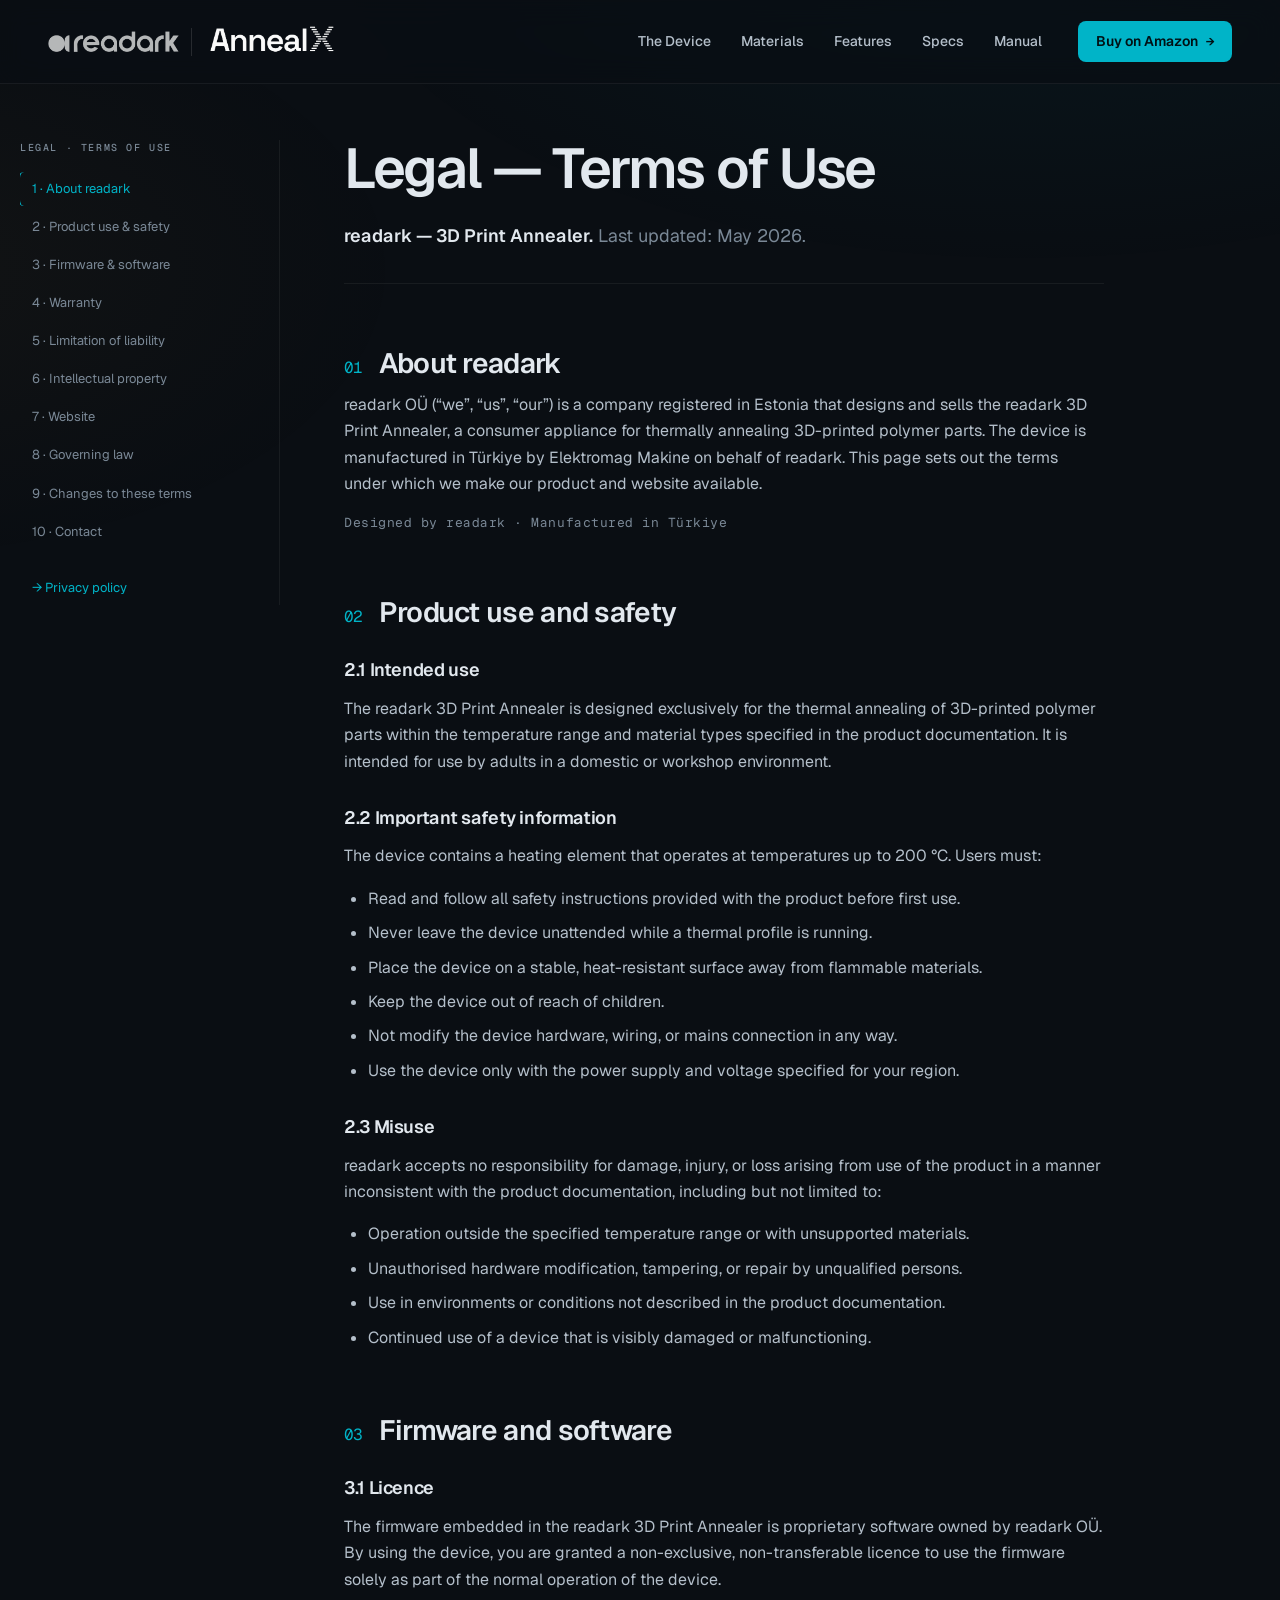
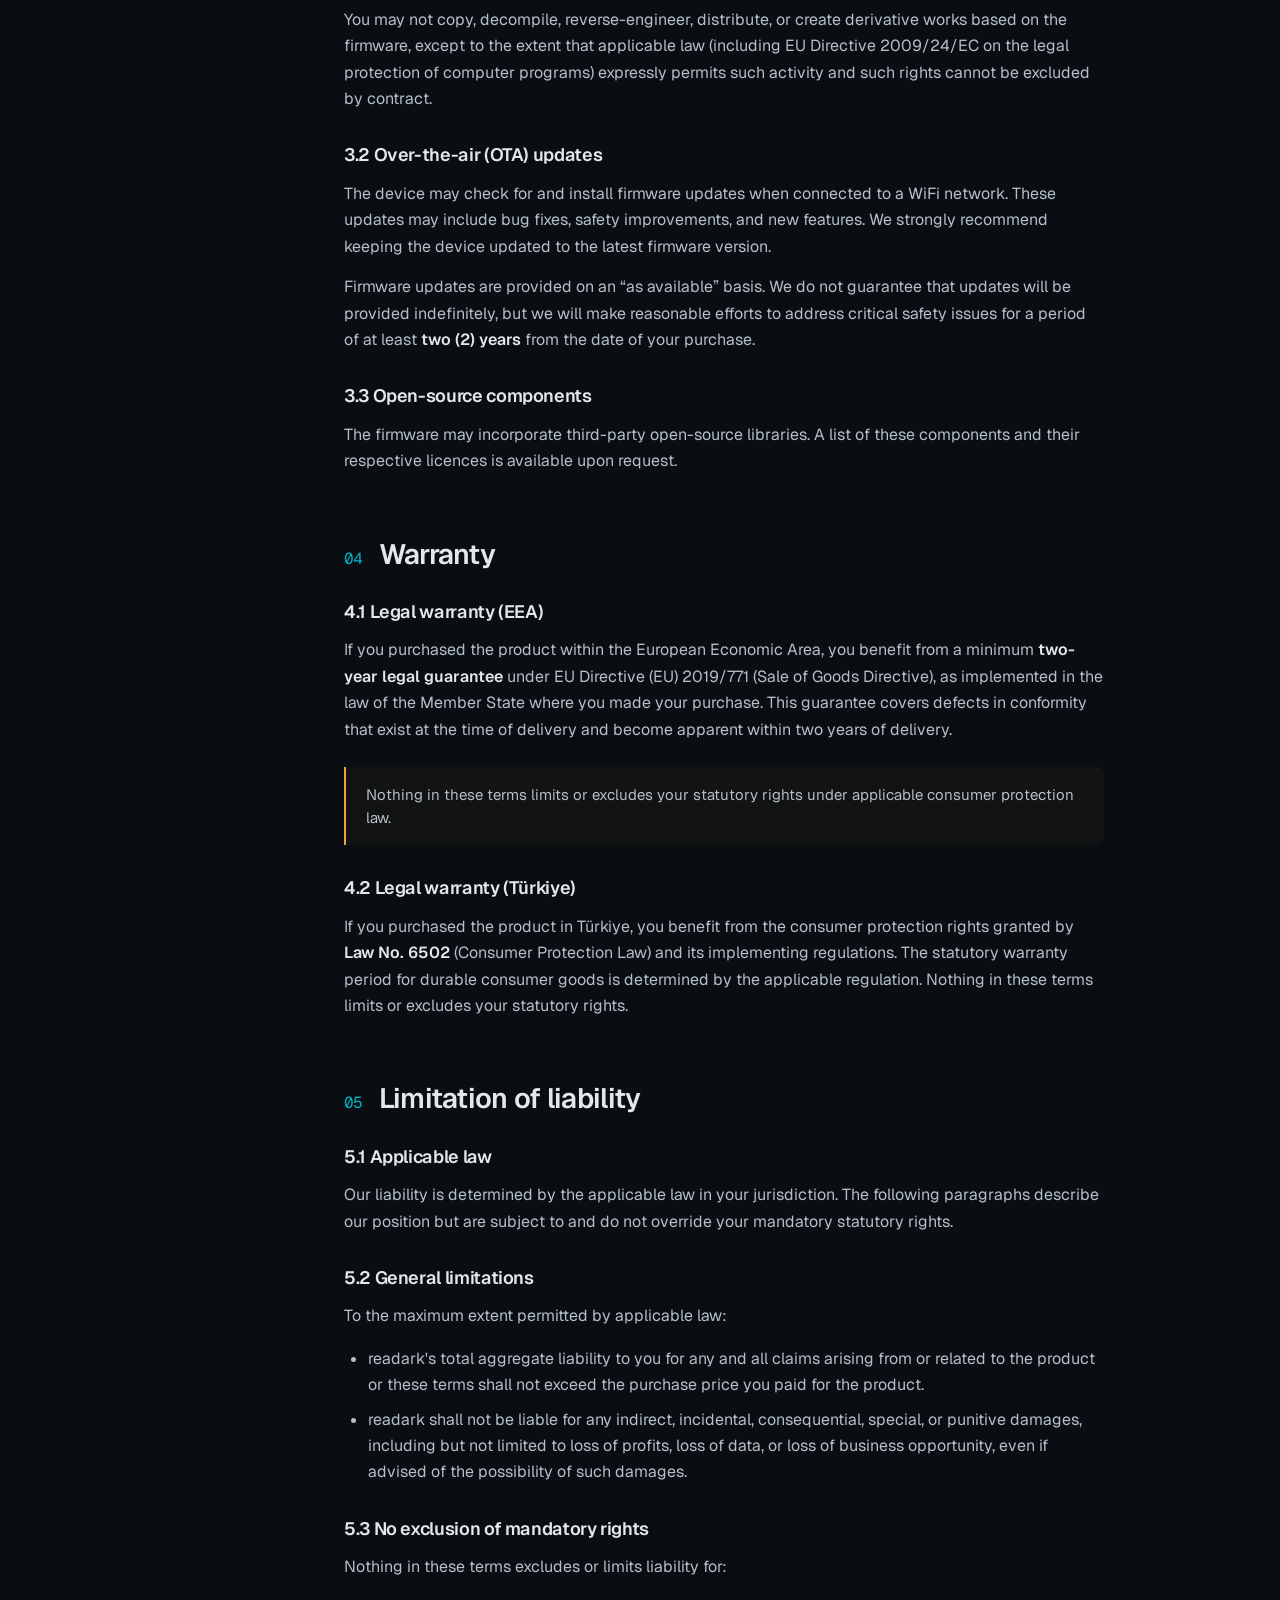
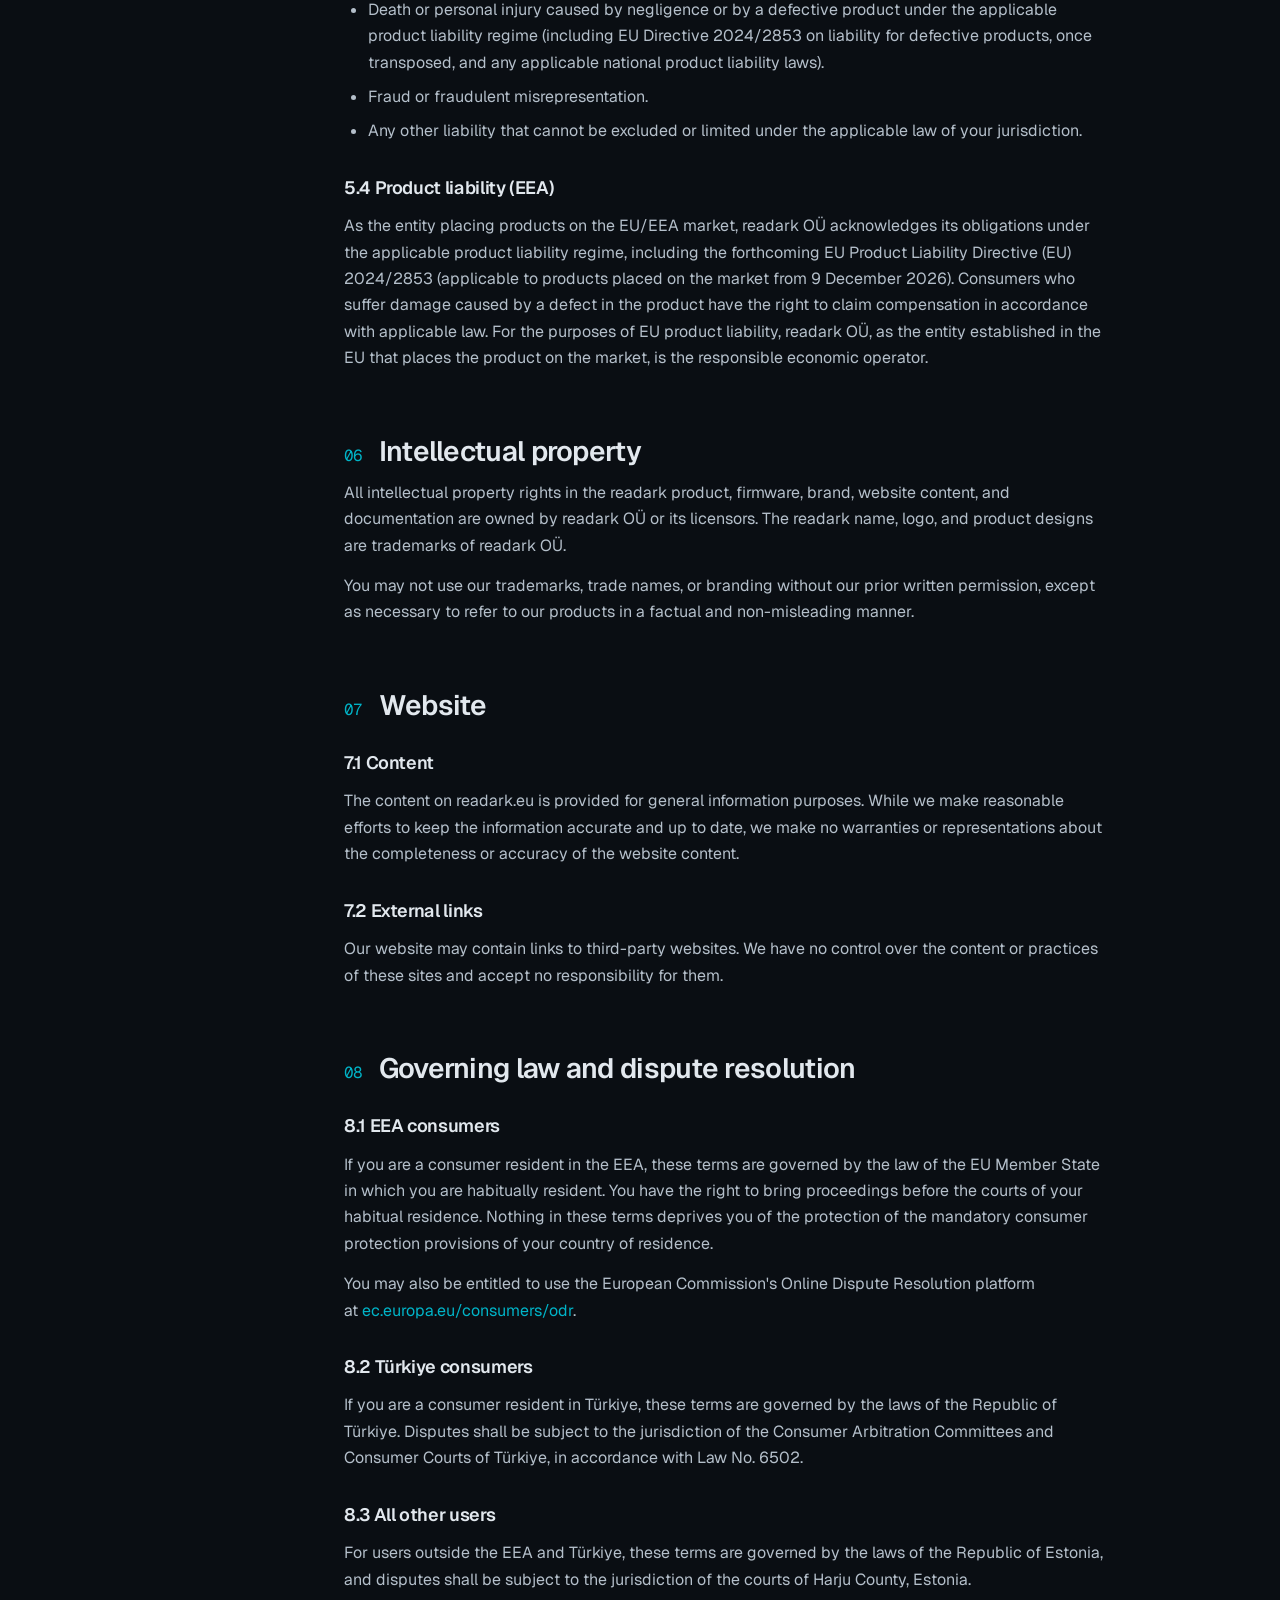
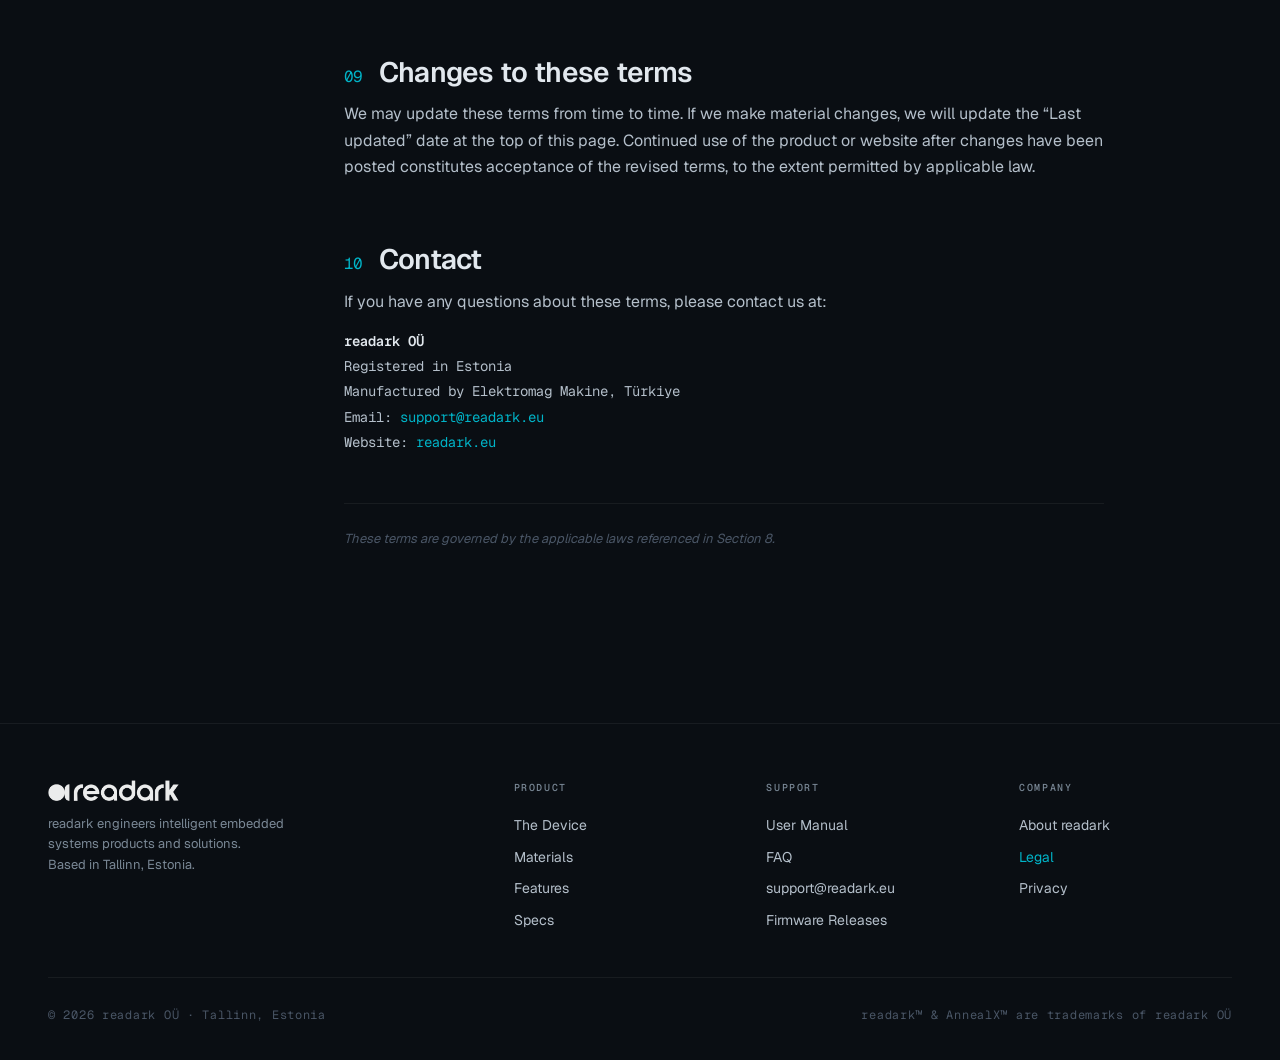
<file: legal.html>
<!DOCTYPE html>
<html lang="en">
<head>
<meta charset="UTF-8" />
<meta name="viewport" content="width=device-width, initial-scale=1.0" />
<title>Legal — Terms of Use · readark</title>
<meta name="description" content="Terms of use for AnnealX and readark.eu. Designed by readark OÜ in Estonia, manufactured by Elektromag Makine in Türkiye." />
<link rel="stylesheet" href="assets/style.css" />
</head>
<body>

<!-- ════════════════════════ NAV ════════════════════════ -->
<header class="nav">
  <div class="nav__inner">
    <a class="nav__brand" href="index.html" aria-label="AnnealX by readark — home">
      <img class="readark-mark" src="assets/img/readark-black.png" alt="readark" />
      <span class="nav__brand-sep"></span>
      <img class="annealx-mark" src="assets/img/annealx-wordmark-black.png" alt="AnnealX" />
    </a>
    <nav class="nav__links">
      <a href="index.html#screen">The Device</a>
      <a href="index.html#materials">Materials</a>
      <a href="index.html#features">Features</a>
      <a href="index.html#specs">Specs</a>
      <a href="manual.html">Manual</a>
    </nav>
    <a class="nav__cta" href="index.html#buy">Buy on Amazon</a>
  </div>
</header>

<!-- ════════════════════════ DOC ════════════════════════ -->
<div class="manual wrap">

  <aside class="manual__nav">
    <h5>Legal · Terms of Use</h5>
    <a href="#s1">1 · About readark</a>
    <a href="#s2">2 · Product use &amp; safety</a>
    <a href="#s3">3 · Firmware &amp; software</a>
    <a href="#s4">4 · Warranty</a>
    <a href="#s5">5 · Limitation of liability</a>
    <a href="#s6">6 · Intellectual property</a>
    <a href="#s7">7 · Website</a>
    <a href="#s8">8 · Governing law</a>
    <a href="#s9">9 · Changes to these terms</a>
    <a href="#s10">10 · Contact</a>
    <a href="privacy.html" style="margin-top:18px;color:var(--teal);">→ Privacy policy</a>
  </aside>

  <article class="manual__doc">

    <h1>Legal — Terms of Use</h1>
    <p class="lede">
      <strong style="color:var(--txt);">readark — 3D Print Annealer.</strong>
      Last updated: May 2026.
    </p>

    <h2 id="s1"><span class="num">01</span> About readark</h2>
    <p>
      readark OÜ (&ldquo;we&rdquo;, &ldquo;us&rdquo;, &ldquo;our&rdquo;) is a
      company registered in Estonia that designs and sells the readark 3D Print
      Annealer, a consumer appliance for thermally annealing 3D-printed
      polymer parts. The device is manufactured in Türkiye by Elektromag Makine
      on behalf of readark. This page sets out the terms under which we make
      our product and website available.
    </p>
    <p style="font-family:var(--font-mono);font-size:13px;color:var(--txt-dim);letter-spacing:0.04em;">
      Designed by readark · Manufactured in Türkiye
    </p>

    <h2 id="s2"><span class="num">02</span> Product use and safety</h2>

    <h3>2.1 Intended use</h3>
    <p>
      The readark 3D Print Annealer is designed exclusively for the thermal
      annealing of 3D-printed polymer parts within the temperature range and
      material types specified in the product documentation. It is intended
      for use by adults in a domestic or workshop environment.
    </p>

    <h3>2.2 Important safety information</h3>
    <p>
      The device contains a heating element that operates at temperatures up
      to 200 °C. Users must:
    </p>
    <ul>
      <li>Read and follow all safety instructions provided with the product before first use.</li>
      <li>Never leave the device unattended while a thermal profile is running.</li>
      <li>Place the device on a stable, heat-resistant surface away from flammable materials.</li>
      <li>Keep the device out of reach of children.</li>
      <li>Not modify the device hardware, wiring, or mains connection in any way.</li>
      <li>Use the device only with the power supply and voltage specified for your region.</li>
    </ul>

    <h3>2.3 Misuse</h3>
    <p>readark accepts no responsibility for damage, injury, or loss arising from use of the product in a manner inconsistent with the product documentation, including but not limited to:</p>
    <ul>
      <li>Operation outside the specified temperature range or with unsupported materials.</li>
      <li>Unauthorised hardware modification, tampering, or repair by unqualified persons.</li>
      <li>Use in environments or conditions not described in the product documentation.</li>
      <li>Continued use of a device that is visibly damaged or malfunctioning.</li>
    </ul>

    <h2 id="s3"><span class="num">03</span> Firmware and software</h2>

    <h3>3.1 Licence</h3>
    <p>
      The firmware embedded in the readark 3D Print Annealer is proprietary
      software owned by readark OÜ. By using the device, you are granted a
      non-exclusive, non-transferable licence to use the firmware solely as
      part of the normal operation of the device.
    </p>
    <p>
      You may not copy, decompile, reverse-engineer, distribute, or create
      derivative works based on the firmware, except to the extent that
      applicable law (including EU Directive 2009/24/EC on the legal
      protection of computer programs) expressly permits such activity and
      such rights cannot be excluded by contract.
    </p>

    <h3>3.2 Over-the-air (OTA) updates</h3>
    <p>
      The device may check for and install firmware updates when connected to
      a WiFi network. These updates may include bug fixes, safety
      improvements, and new features. We strongly recommend keeping the
      device updated to the latest firmware version.
    </p>
    <p>
      Firmware updates are provided on an &ldquo;as available&rdquo; basis. We
      do not guarantee that updates will be provided indefinitely, but we
      will make reasonable efforts to address critical safety issues for a
      period of at least <strong>two (2) years</strong> from the date of your
      purchase.
    </p>

    <h3>3.3 Open-source components</h3>
    <p>The firmware may incorporate third-party open-source libraries. A list of these components and their respective licences is available upon request.</p>

    <h2 id="s4"><span class="num">04</span> Warranty</h2>

    <h3>4.1 Legal warranty (EEA)</h3>
    <p>
      If you purchased the product within the European Economic Area, you
      benefit from a minimum <strong>two-year legal guarantee</strong> under EU
      Directive (EU) 2019/771 (Sale of Goods Directive), as implemented in the
      law of the Member State where you made your purchase. This guarantee
      covers defects in conformity that exist at the time of delivery and
      become apparent within two years of delivery.
    </p>
    <div class="callout">
      Nothing in these terms limits or excludes your statutory rights under applicable consumer protection law.
    </div>

    <h3>4.2 Legal warranty (Türkiye)</h3>
    <p>
      If you purchased the product in Türkiye, you benefit from the consumer
      protection rights granted by <strong>Law No. 6502</strong> (Consumer Protection
      Law) and its implementing regulations. The statutory warranty period for
      durable consumer goods is determined by the applicable regulation.
      Nothing in these terms limits or excludes your statutory rights.
    </p>

    <h2 id="s5"><span class="num">05</span> Limitation of liability</h2>

    <h3>5.1 Applicable law</h3>
    <p>
      Our liability is determined by the applicable law in your jurisdiction.
      The following paragraphs describe our position but are subject to and do
      not override your mandatory statutory rights.
    </p>

    <h3>5.2 General limitations</h3>
    <p>To the maximum extent permitted by applicable law:</p>
    <ul>
      <li>readark's total aggregate liability to you for any and all claims arising from or related to the product or these terms shall not exceed the purchase price you paid for the product.</li>
      <li>readark shall not be liable for any indirect, incidental, consequential, special, or punitive damages, including but not limited to loss of profits, loss of data, or loss of business opportunity, even if advised of the possibility of such damages.</li>
    </ul>

    <h3>5.3 No exclusion of mandatory rights</h3>
    <p>Nothing in these terms excludes or limits liability for:</p>
    <ul>
      <li>Death or personal injury caused by negligence or by a defective product under the applicable product liability regime (including EU Directive 2024/2853 on liability for defective products, once transposed, and any applicable national product liability laws).</li>
      <li>Fraud or fraudulent misrepresentation.</li>
      <li>Any other liability that cannot be excluded or limited under the applicable law of your jurisdiction.</li>
    </ul>

    <h3>5.4 Product liability (EEA)</h3>
    <p>
      As the entity placing products on the EU/EEA market, readark OÜ
      acknowledges its obligations under the applicable product liability
      regime, including the forthcoming EU Product Liability Directive
      (EU) 2024/2853 (applicable to products placed on the market from
      9 December 2026). Consumers who suffer damage caused by a defect in the
      product have the right to claim compensation in accordance with
      applicable law. For the purposes of EU product liability, readark OÜ, as
      the entity established in the EU that places the product on the market,
      is the responsible economic operator.
    </p>

    <h2 id="s6"><span class="num">06</span> Intellectual property</h2>
    <p>
      All intellectual property rights in the readark product, firmware,
      brand, website content, and documentation are owned by readark OÜ or its
      licensors. The readark name, logo, and product designs are trademarks of
      readark OÜ.
    </p>
    <p>
      You may not use our trademarks, trade names, or branding without our
      prior written permission, except as necessary to refer to our products
      in a factual and non-misleading manner.
    </p>

    <h2 id="s7"><span class="num">07</span> Website</h2>

    <h3>7.1 Content</h3>
    <p>The content on readark.eu is provided for general information purposes. While we make reasonable efforts to keep the information accurate and up to date, we make no warranties or representations about the completeness or accuracy of the website content.</p>

    <h3>7.2 External links</h3>
    <p>Our website may contain links to third-party websites. We have no control over the content or practices of these sites and accept no responsibility for them.</p>

    <h2 id="s8"><span class="num">08</span> Governing law and dispute resolution</h2>

    <h3>8.1 EEA consumers</h3>
    <p>
      If you are a consumer resident in the EEA, these terms are governed by
      the law of the EU Member State in which you are habitually resident. You
      have the right to bring proceedings before the courts of your habitual
      residence. Nothing in these terms deprives you of the protection of the
      mandatory consumer protection provisions of your country of residence.
    </p>
    <p>
      You may also be entitled to use the European Commission's Online
      Dispute Resolution platform at
      <a href="https://ec.europa.eu/consumers/odr" style="color:var(--teal);" target="_blank" rel="noopener">ec.europa.eu/consumers/odr</a>.
    </p>

    <h3>8.2 Türkiye consumers</h3>
    <p>If you are a consumer resident in Türkiye, these terms are governed by the laws of the Republic of Türkiye. Disputes shall be subject to the jurisdiction of the Consumer Arbitration Committees and Consumer Courts of Türkiye, in accordance with Law No. 6502.</p>

    <h3>8.3 All other users</h3>
    <p>For users outside the EEA and Türkiye, these terms are governed by the laws of the Republic of Estonia, and disputes shall be subject to the jurisdiction of the courts of Harju County, Estonia.</p>

    <h2 id="s9"><span class="num">09</span> Changes to these terms</h2>
    <p>We may update these terms from time to time. If we make material changes, we will update the &ldquo;Last updated&rdquo; date at the top of this page. Continued use of the product or website after changes have been posted constitutes acceptance of the revised terms, to the extent permitted by applicable law.</p>

    <h2 id="s10"><span class="num">10</span> Contact</h2>
    <p>If you have any questions about these terms, please contact us at:</p>
    <p style="font-family:var(--font-mono);font-size:14px;color:var(--txt-2);line-height:1.8;">
      <strong style="color:var(--txt);">readark OÜ</strong><br />
      Registered in Estonia<br />
      Manufactured by Elektromag Makine, Türkiye<br />
      Email: <a href="mailto:support@readark.eu" style="color:var(--teal);">support@readark.eu</a><br />
      Website: <a href="https://readark.eu" style="color:var(--teal);">readark.eu</a>
    </p>

    <p style="font-size:13px;color:var(--txt-faint);margin-top:48px;border-top:1px solid var(--border);padding-top:24px;font-style:italic;">
      These terms are governed by the applicable laws referenced in Section 8.
    </p>

  </article>
</div>

<!-- ════════════════════════ FOOTER ════════════════════════ -->
<footer class="footer">
  <div class="wrap">
    <div class="footer__grid">
      <div class="footer__brand">
        <img src="assets/img/readark-black.png" alt="readark" />
        <p>readark engineers intelligent embedded systems products and solutions.<br />Based in Tallinn, Estonia.</p>
      </div>
      <div class="footer__col">
        <h5>Product</h5>
        <a href="index.html#screen">The Device</a>
        <a href="index.html#materials">Materials</a>
        <a href="index.html#features">Features</a>
        <a href="index.html#specs">Specs</a>
      </div>
      <div class="footer__col">
        <h5>Support</h5>
        <a href="manual.html">User Manual</a>
        <a href="index.html#faq">FAQ</a>
        <a href="mailto:support@readark.eu">support@readark.eu</a>
        <a href="#">Firmware Releases</a>
      </div>
      <div class="footer__col">
        <h5>Company</h5>
        <a href="about.html">About readark</a>
        <a href="legal.html" style="color:var(--teal);">Legal</a>
        <a href="privacy.html">Privacy</a>
      </div>
    </div>
    <div class="footer__legal">
      <span>© 2026 readark OÜ · Tallinn, Estonia</span>
      <span>readark™ &amp; AnnealX™ are trademarks of readark OÜ</span>
    </div>
  </div>
</footer>

<script src="assets/site.js"></script>
</body>
</html>
</file>
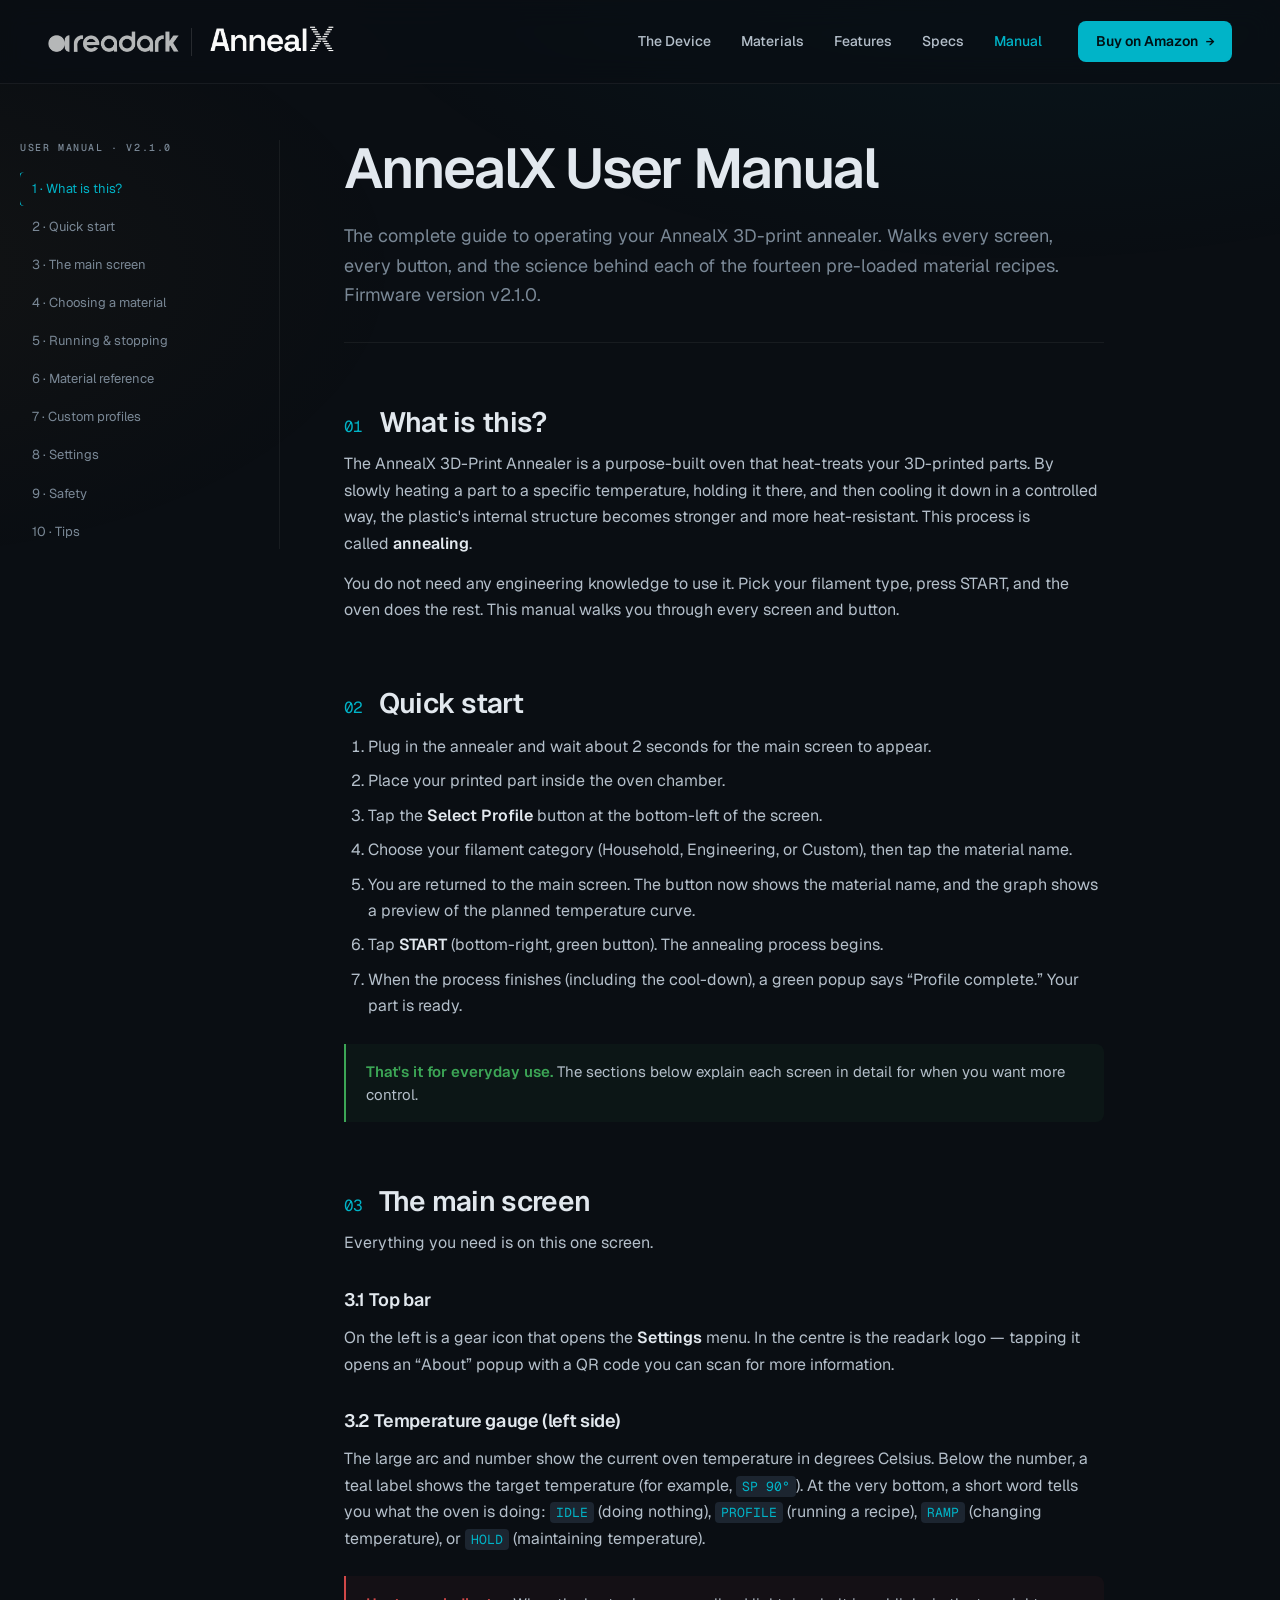
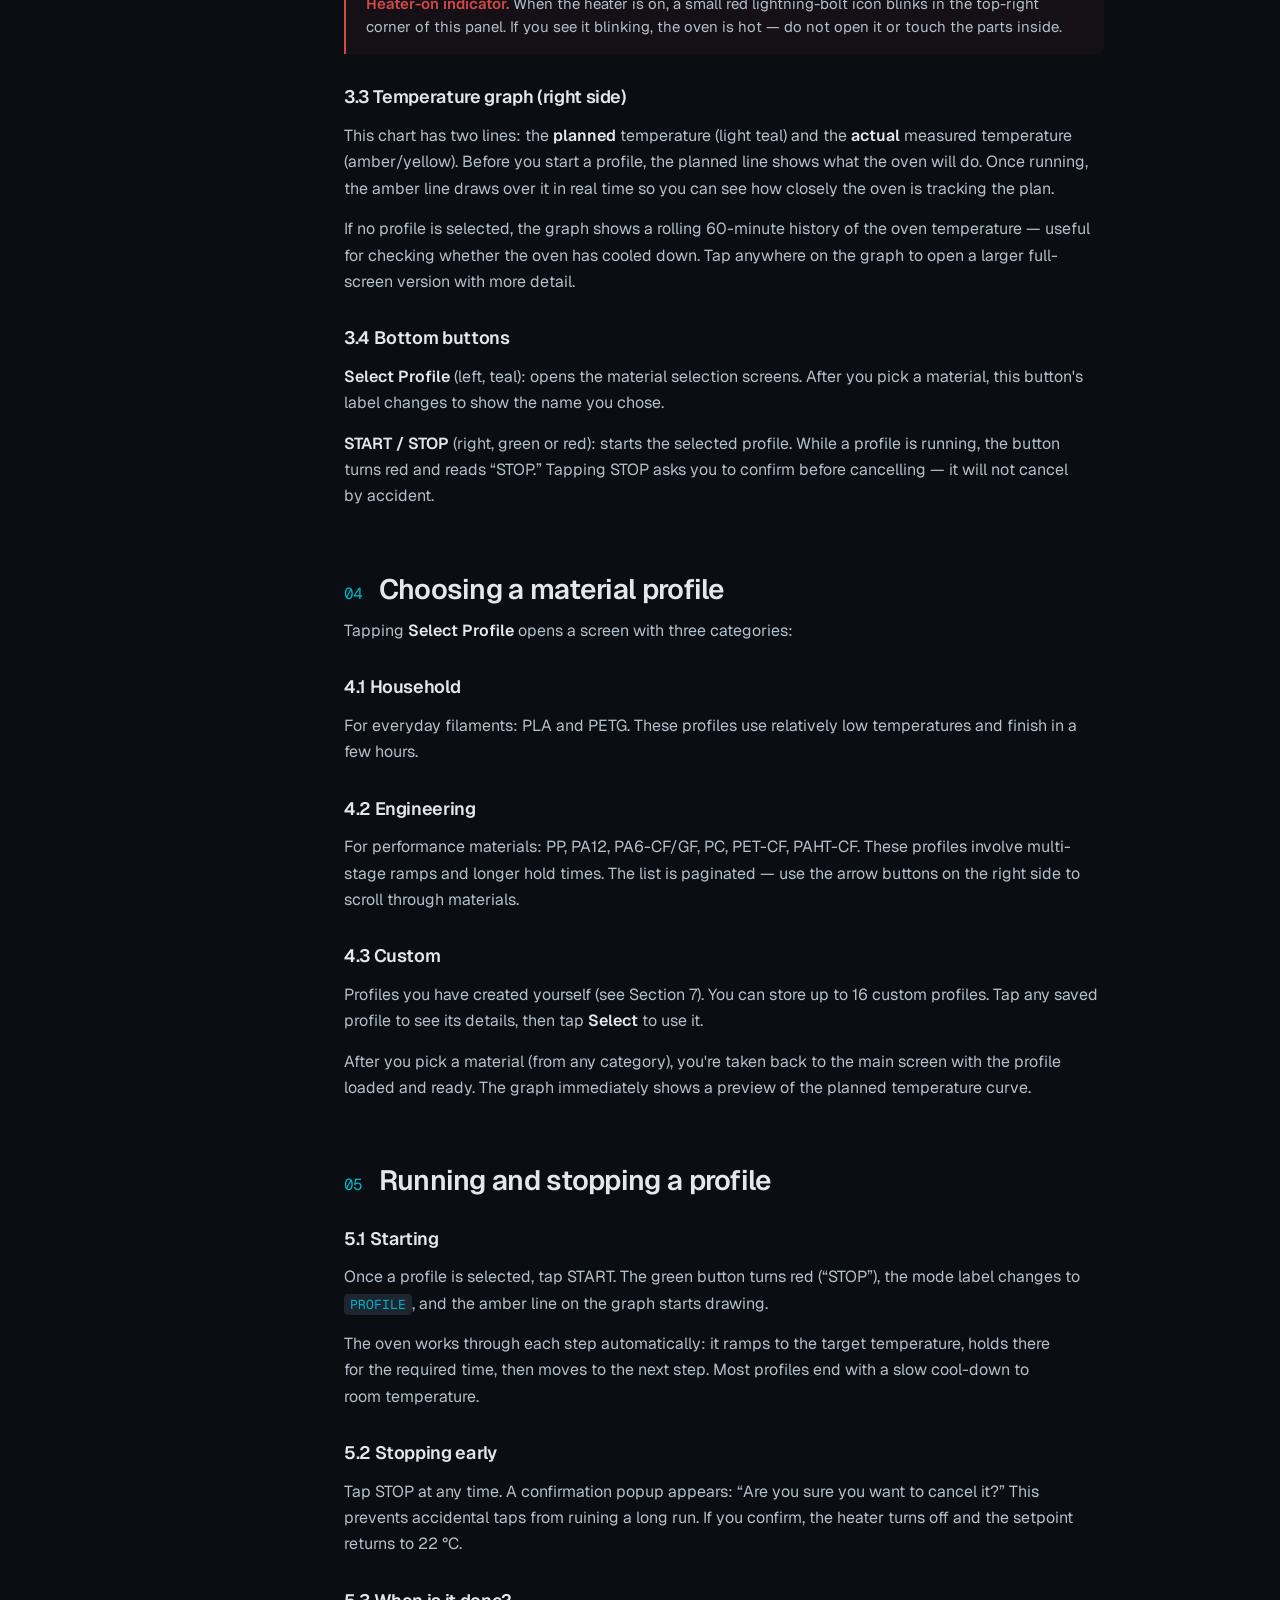
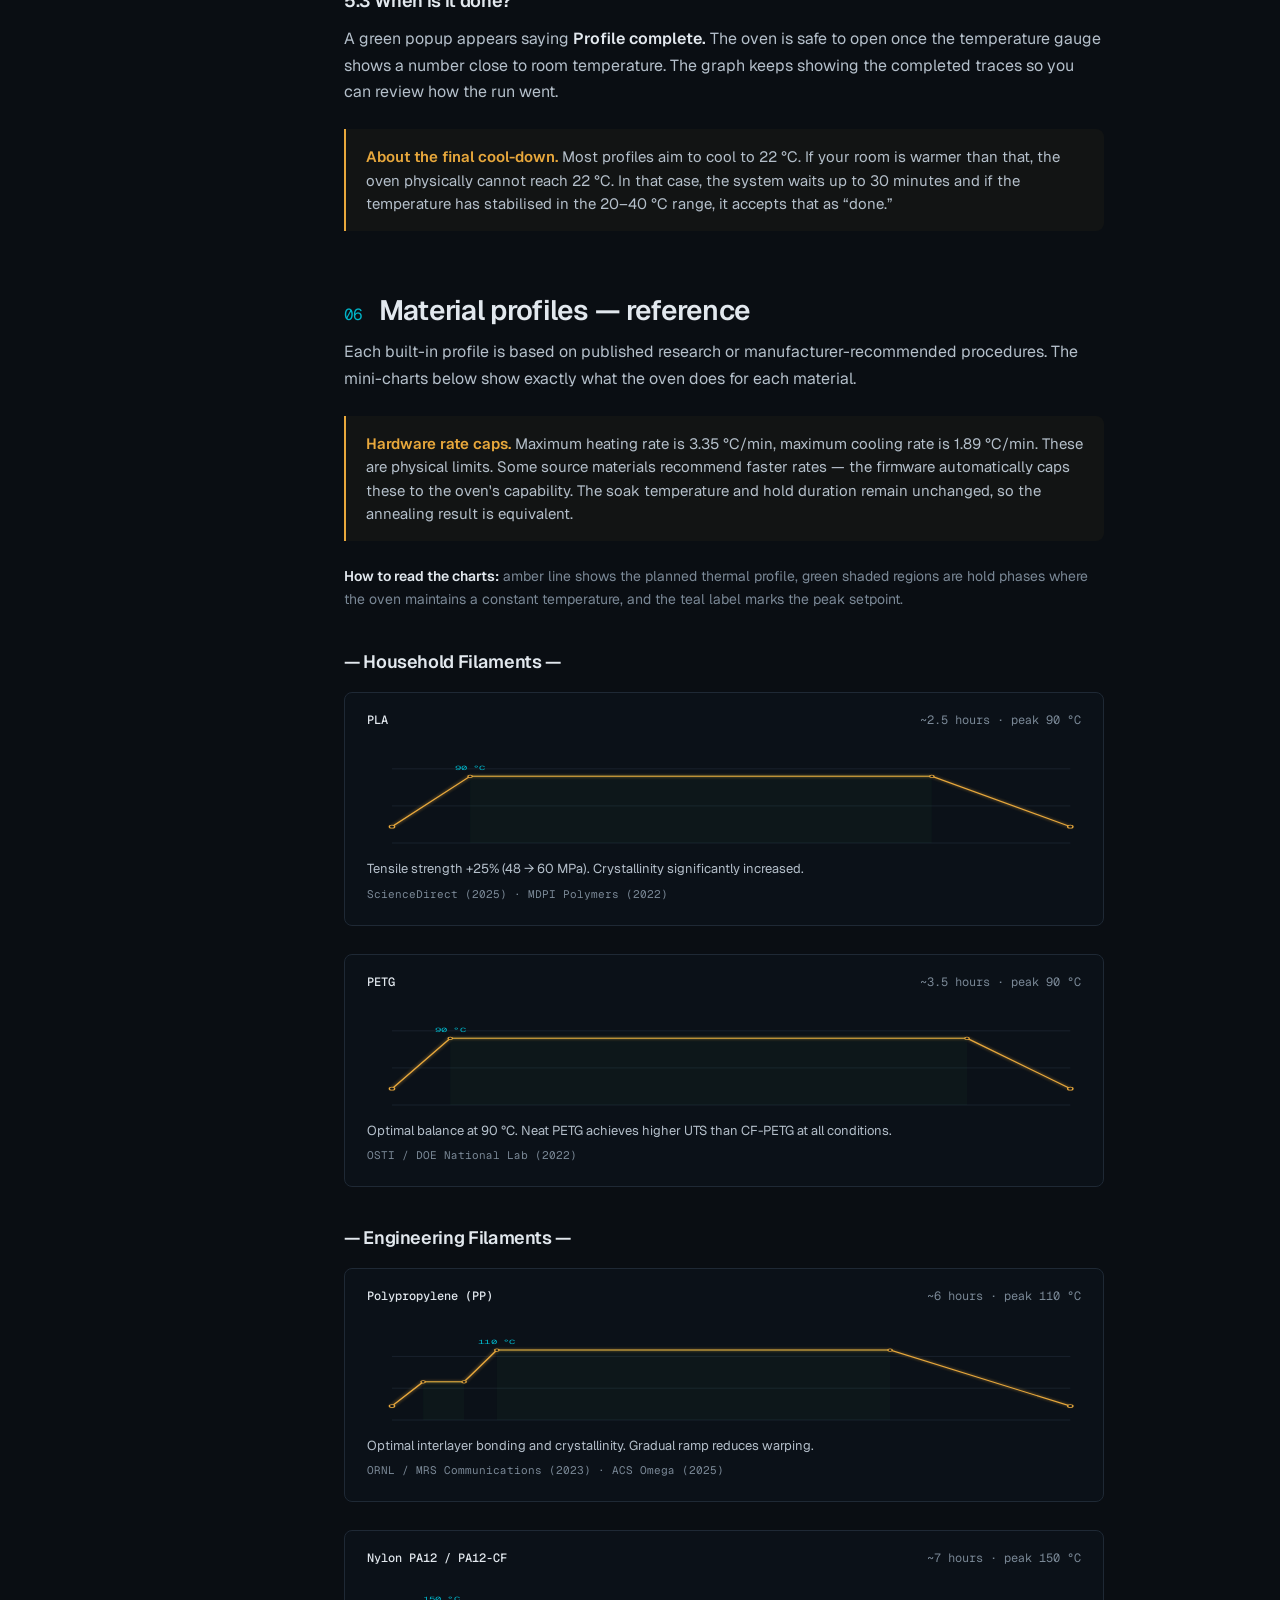
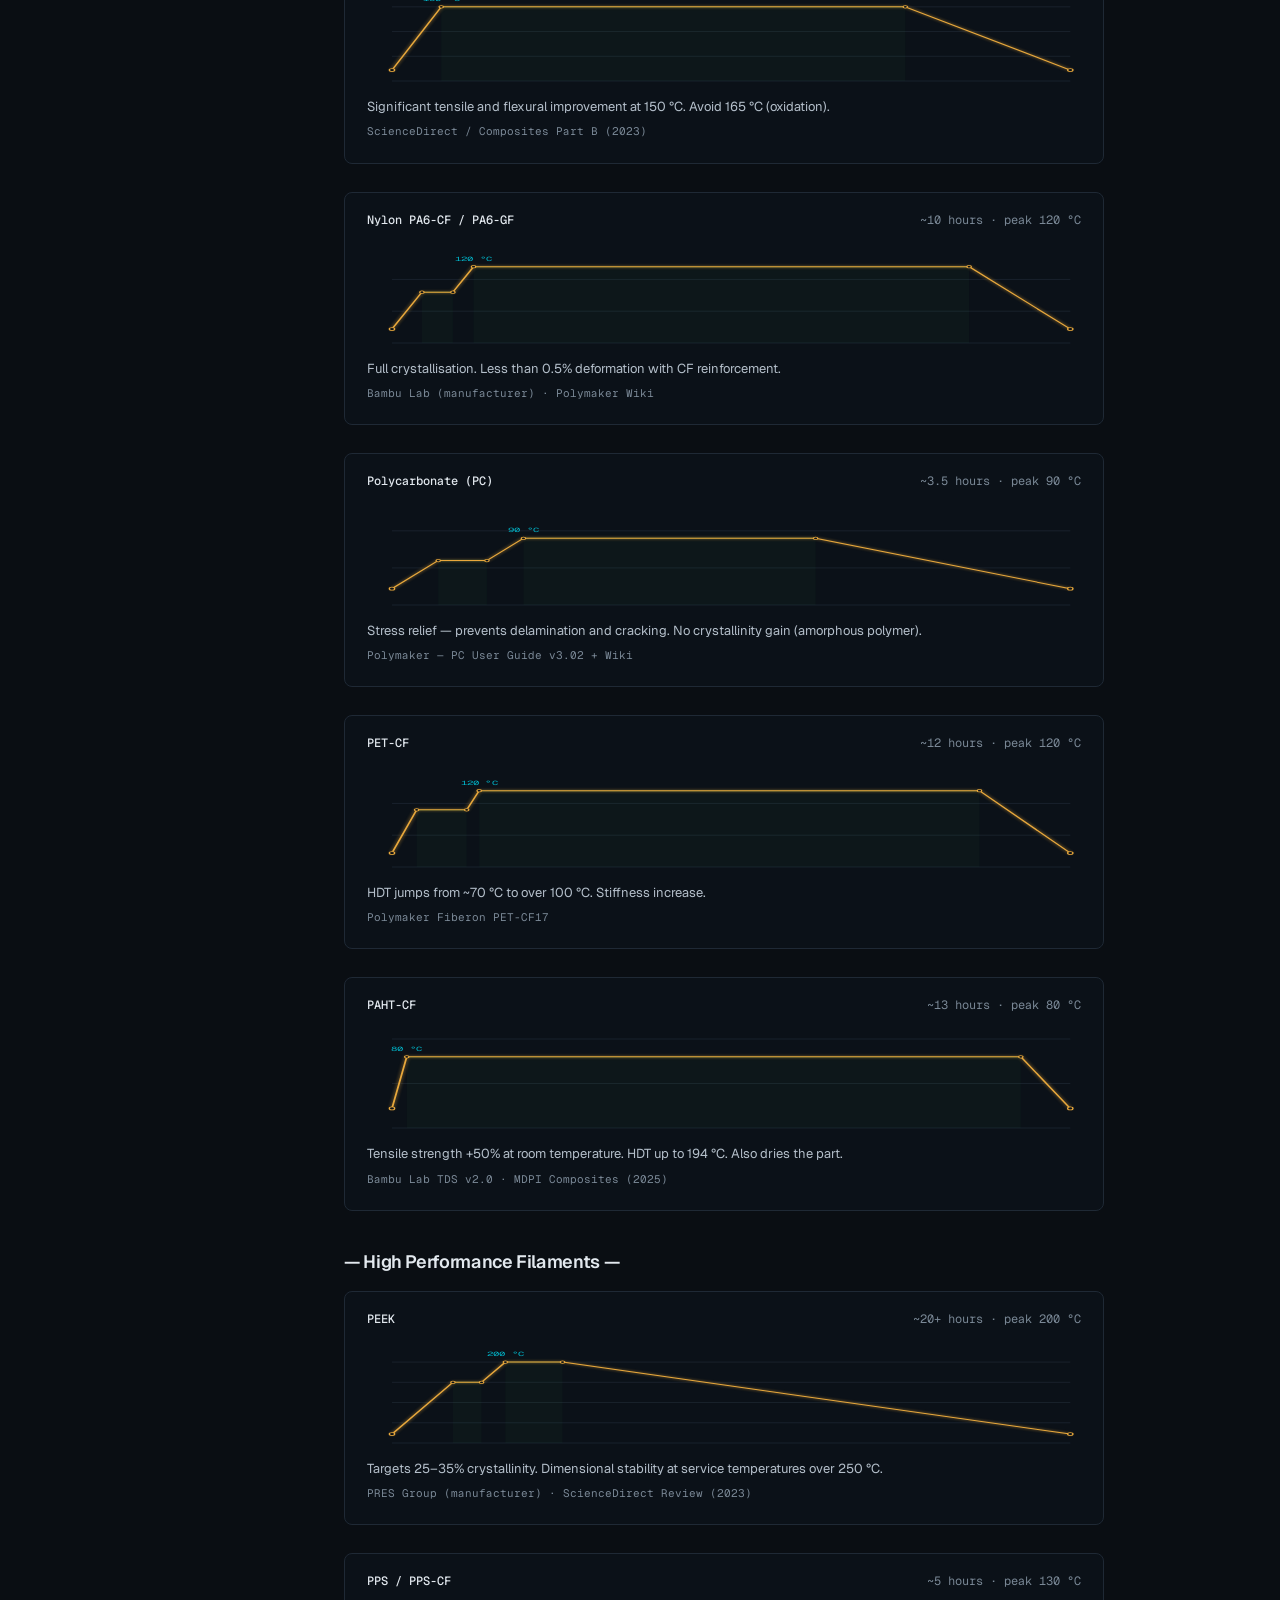
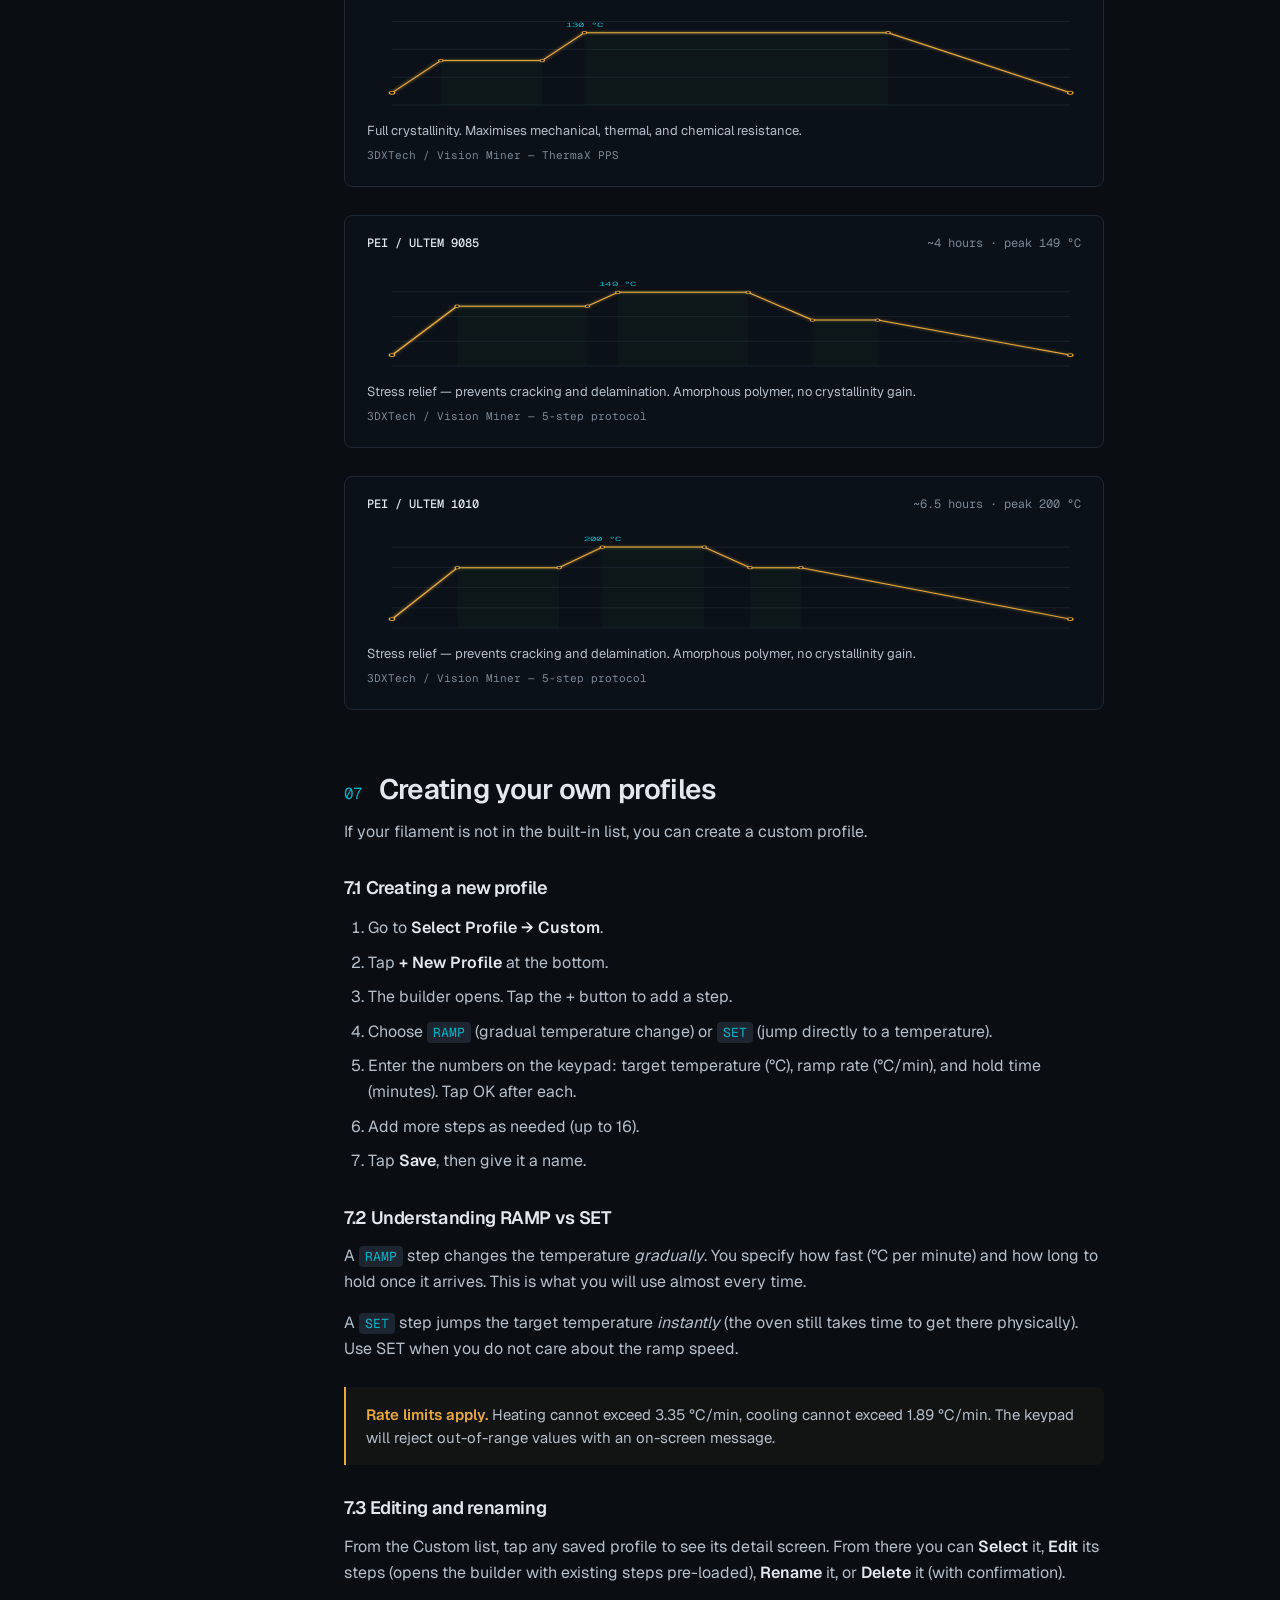
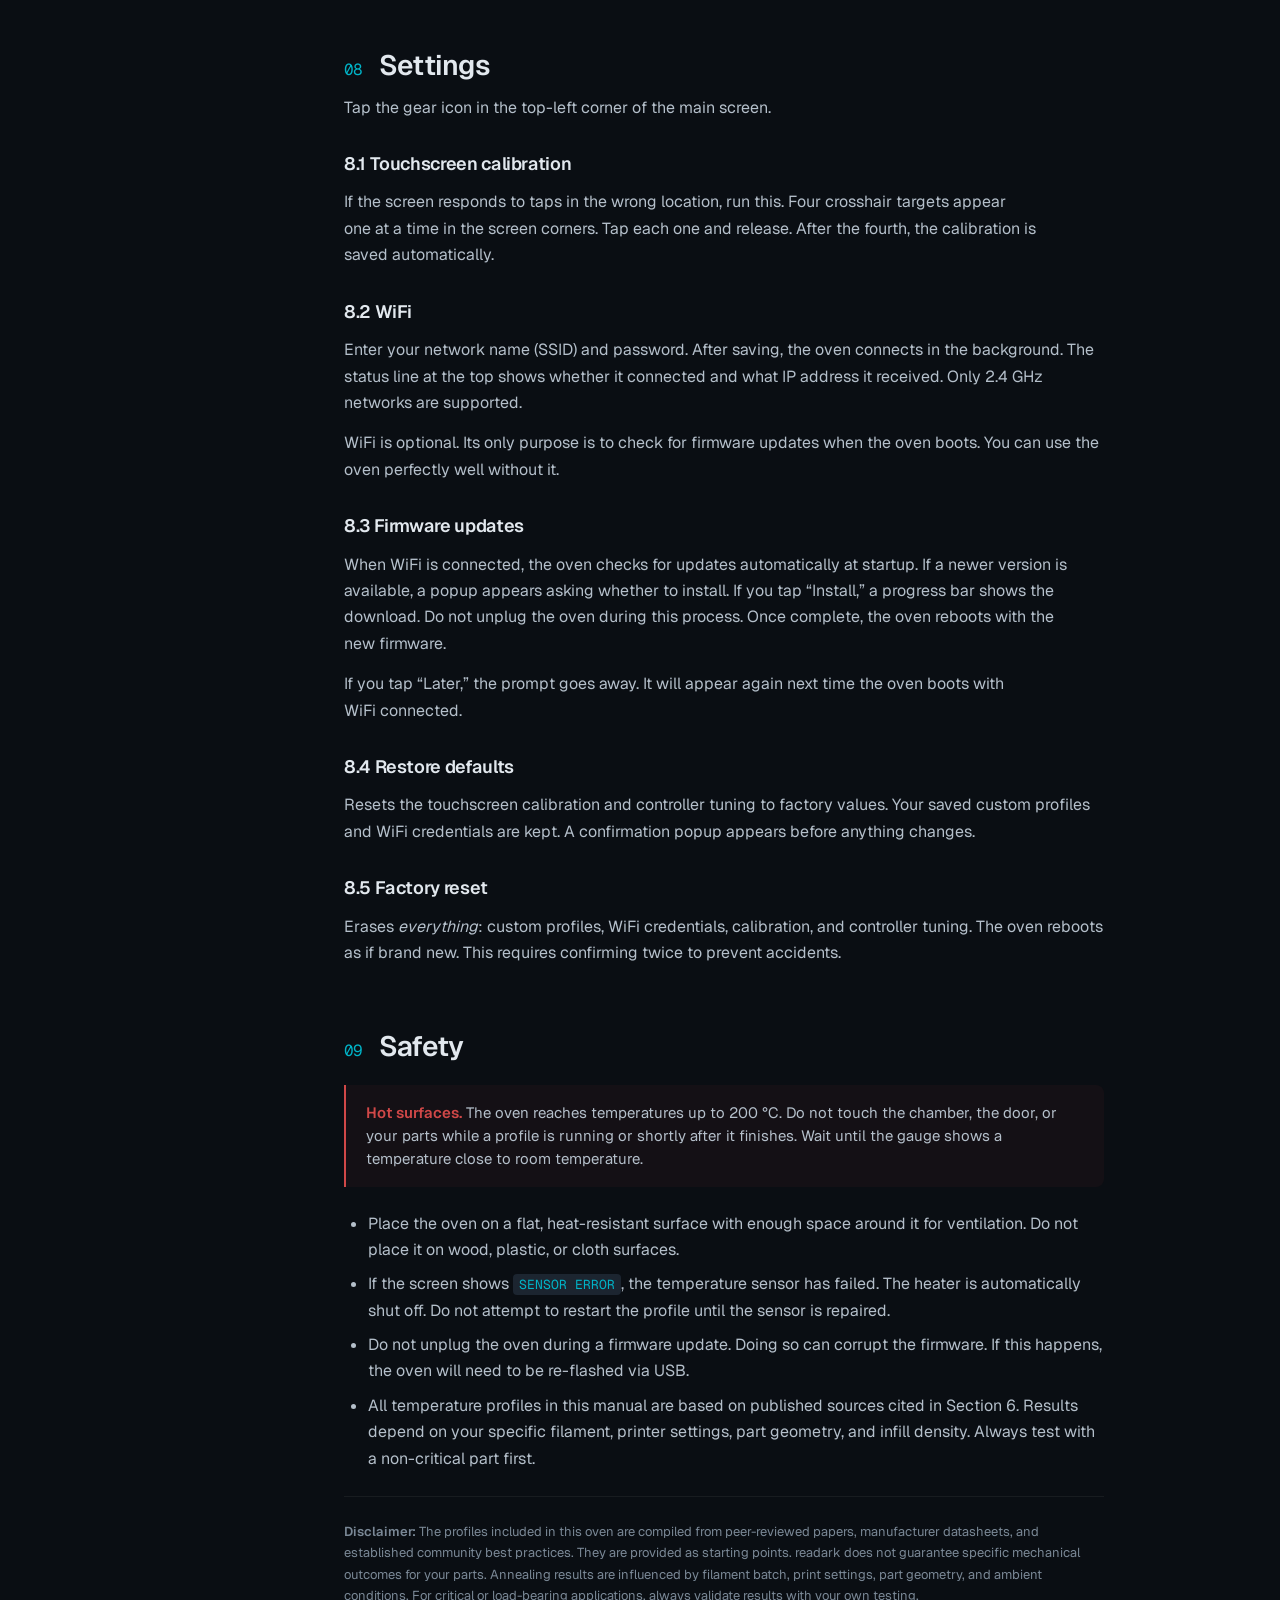
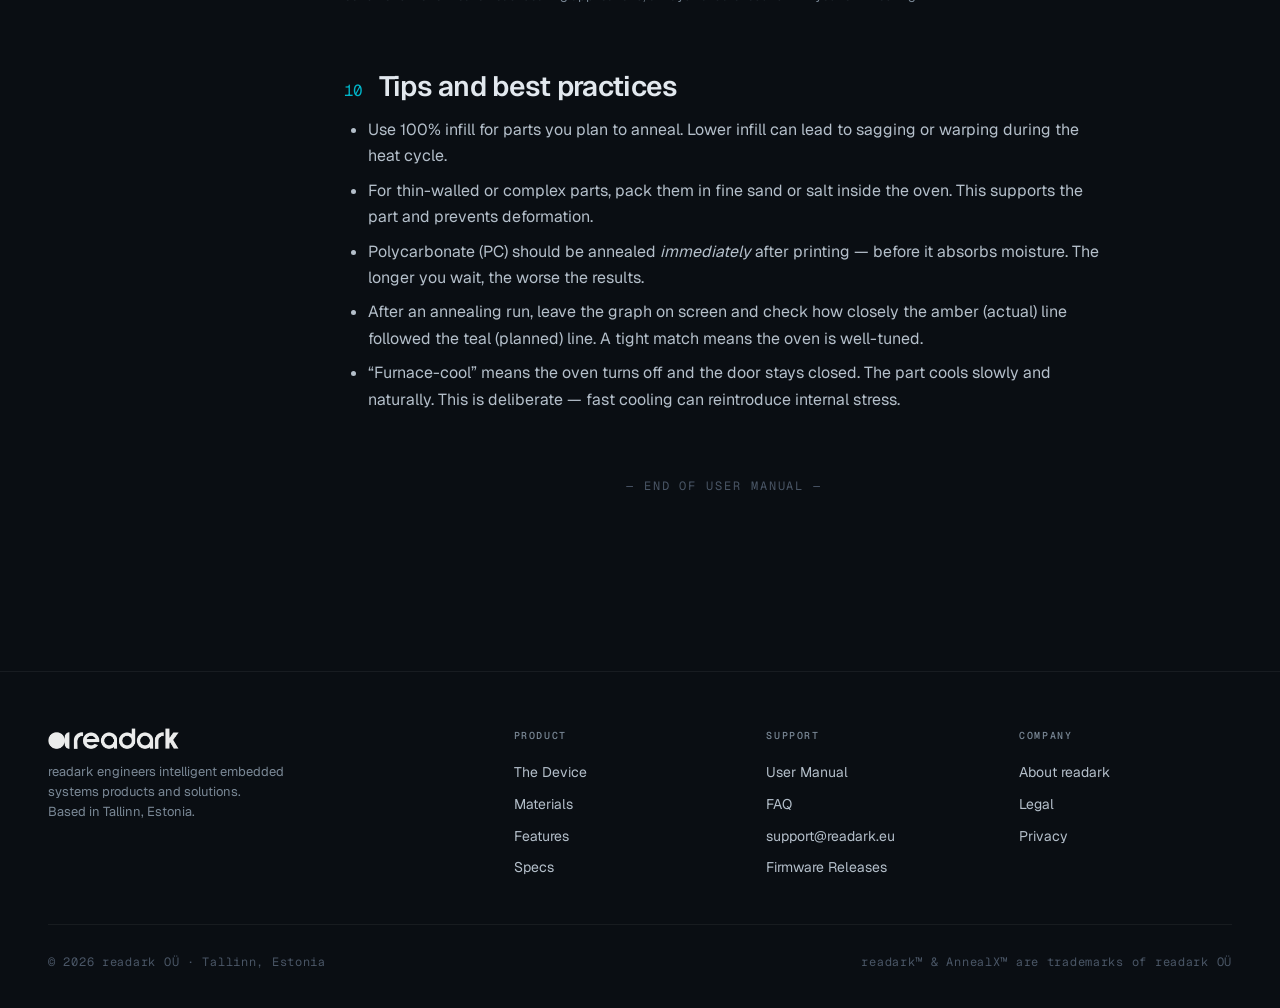
<file: manual.html>
<!DOCTYPE html>
<html lang="en">
<head>
<meta charset="UTF-8" />
<meta name="viewport" content="width=device-width, initial-scale=1.0" />
<title>AnnealX User Manual · readark</title>
<meta name="description" content="Full user manual for the AnnealX 3D-print annealer by readark. Quick start, every screen explained, all 14 material profiles, custom recipes, settings and safety." />
<link rel="stylesheet" href="assets/style.css" />
</head>
<body>

<!-- ════════════════════════ NAV ════════════════════════ -->
<header class="nav">
  <div class="nav__inner">
    <a class="nav__brand" href="index.html" aria-label="AnnealX by readark — home">
      <img class="readark-mark" src="assets/img/readark-black.png" alt="readark" />
      <span class="nav__brand-sep"></span>
      <img class="annealx-mark" src="assets/img/annealx-wordmark-black.png" alt="AnnealX" />
    </a>
    <nav class="nav__links">
      <a href="index.html#screen">The Device</a>
      <a href="index.html#materials">Materials</a>
      <a href="index.html#features">Features</a>
      <a href="index.html#specs">Specs</a>
      <a href="manual.html" style="color:var(--teal);">Manual</a>
    </nav>
    <a class="nav__cta" href="index.html#buy">Buy on Amazon</a>
  </div>
</header>

<!-- ════════════════════════ MANUAL ════════════════════════ -->
<div class="manual wrap">

  <!-- LEFT: TOC -->
  <aside class="manual__nav">
    <h5>User Manual · v2.1.0</h5>
    <a href="#s1">1 · What is this?</a>
    <a href="#s2">2 · Quick start</a>
    <a href="#s3">3 · The main screen</a>
    <a href="#s4">4 · Choosing a material</a>
    <a href="#s5">5 · Running &amp; stopping</a>
    <a href="#s6">6 · Material reference</a>
    <a href="#s7">7 · Custom profiles</a>
    <a href="#s8">8 · Settings</a>
    <a href="#s9">9 · Safety</a>
    <a href="#s10">10 · Tips</a>
  </aside>

  <!-- RIGHT: doc -->
  <article class="manual__doc">

    <h1>AnnealX User Manual</h1>
    <p class="lede">
      The complete guide to operating your AnnealX 3D-print annealer.
      Walks every screen, every button, and the science behind each of the
      fourteen pre-loaded material recipes. Firmware version v2.1.0.
    </p>

    <!-- ───────── 1 ───────── -->
    <h2 id="s1"><span class="num">01</span> What is this?</h2>
    <p>
      The AnnealX 3D-Print Annealer is a purpose-built oven that heat-treats
      your 3D-printed parts. By slowly heating a part to a specific
      temperature, holding it there, and then cooling it down in a controlled
      way, the plastic's internal structure becomes stronger and more
      heat-resistant. This process is called <strong>annealing</strong>.
    </p>
    <p>
      You do not need any engineering knowledge to use it. Pick your filament
      type, press START, and the oven does the rest. This manual walks you
      through every screen and button.
    </p>

    <!-- ───────── 2 ───────── -->
    <h2 id="s2"><span class="num">02</span> Quick start</h2>
    <ol>
      <li>Plug in the annealer and wait about 2 seconds for the main screen to appear.</li>
      <li>Place your printed part inside the oven chamber.</li>
      <li>Tap the <strong>Select Profile</strong> button at the bottom-left of the screen.</li>
      <li>Choose your filament category (Household, Engineering, or Custom), then tap the material name.</li>
      <li>You are returned to the main screen. The button now shows the material name, and the graph shows a preview of the planned temperature curve.</li>
      <li>Tap <strong>START</strong> (bottom-right, green button). The annealing process begins.</li>
      <li>When the process finishes (including the cool-down), a green popup says &ldquo;Profile complete.&rdquo; Your part is ready.</li>
    </ol>
    <div class="callout callout--ok">
      <strong>That's it for everyday use.</strong> The sections below explain each screen in detail for when you want more control.
    </div>

    <!-- ───────── 3 ───────── -->
    <h2 id="s3"><span class="num">03</span> The main screen</h2>
    <p>Everything you need is on this one screen.</p>

    <h3>3.1 Top bar</h3>
    <p>
      On the left is a gear icon that opens the <strong>Settings</strong> menu.
      In the centre is the readark logo — tapping it opens an &ldquo;About&rdquo;
      popup with a QR code you can scan for more information.
    </p>

    <h3>3.2 Temperature gauge (left side)</h3>
    <p>
      The large arc and number show the current oven temperature in degrees
      Celsius. Below the number, a teal label shows the target temperature
      (for example, <code>SP 90°</code>). At the very bottom, a short word
      tells you what the oven is doing: <code>IDLE</code> (doing nothing),
      <code>PROFILE</code> (running a recipe), <code>RAMP</code> (changing
      temperature), or <code>HOLD</code> (maintaining temperature).
    </p>
    <div class="callout callout--danger">
      <strong>Heater-on indicator.</strong> When the heater is on, a small red lightning-bolt icon blinks in the top-right corner of this panel. If you see it blinking, the oven is hot — do not open it or touch the parts inside.
    </div>

    <h3>3.3 Temperature graph (right side)</h3>
    <p>
      This chart has two lines: the <strong>planned</strong> temperature
      (light teal) and the <strong>actual</strong> measured temperature
      (amber/yellow). Before you start a profile, the planned line shows
      what the oven will do. Once running, the amber line draws over it in
      real time so you can see how closely the oven is tracking the plan.
    </p>
    <p>
      If no profile is selected, the graph shows a rolling 60-minute history
      of the oven temperature — useful for checking whether the oven has
      cooled down. Tap anywhere on the graph to open a larger full-screen
      version with more detail.
    </p>

    <h3>3.4 Bottom buttons</h3>
    <p>
      <strong>Select Profile</strong> (left, teal): opens the material
      selection screens. After you pick a material, this button's label
      changes to show the name you chose.
    </p>
    <p>
      <strong>START / STOP</strong> (right, green or red): starts the
      selected profile. While a profile is running, the button turns red and
      reads &ldquo;STOP.&rdquo; Tapping STOP asks you to confirm before
      cancelling — it will not cancel by accident.
    </p>

    <!-- ───────── 4 ───────── -->
    <h2 id="s4"><span class="num">04</span> Choosing a material profile</h2>
    <p>Tapping <strong>Select Profile</strong> opens a screen with three categories:</p>

    <h3>4.1 Household</h3>
    <p>For everyday filaments: PLA and PETG. These profiles use relatively low temperatures and finish in a few hours.</p>

    <h3>4.2 Engineering</h3>
    <p>For performance materials: PP, PA12, PA6-CF/GF, PC, PET-CF, PAHT-CF. These profiles involve multi-stage ramps and longer hold times. The list is paginated — use the arrow buttons on the right side to scroll through materials.</p>

    <h3>4.3 Custom</h3>
    <p>Profiles you have created yourself (see Section 7). You can store up to 16 custom profiles. Tap any saved profile to see its details, then tap <strong>Select</strong> to use it.</p>

    <p>After you pick a material (from any category), you're taken back to the main screen with the profile loaded and ready. The graph immediately shows a preview of the planned temperature curve.</p>

    <!-- ───────── 5 ───────── -->
    <h2 id="s5"><span class="num">05</span> Running and stopping a profile</h2>

    <h3>5.1 Starting</h3>
    <p>
      Once a profile is selected, tap START. The green button turns red
      (&ldquo;STOP&rdquo;), the mode label changes to <code>PROFILE</code>,
      and the amber line on the graph starts drawing.
    </p>
    <p>The oven works through each step automatically: it ramps to the target temperature, holds there for the required time, then moves to the next step. Most profiles end with a slow cool-down to room temperature.</p>

    <h3>5.2 Stopping early</h3>
    <p>Tap STOP at any time. A confirmation popup appears: &ldquo;Are you sure you want to cancel it?&rdquo; This prevents accidental taps from ruining a long run. If you confirm, the heater turns off and the setpoint returns to 22 °C.</p>

    <h3>5.3 When is it done?</h3>
    <p>A green popup appears saying <strong>Profile complete.</strong> The oven is safe to open once the temperature gauge shows a number close to room temperature. The graph keeps showing the completed traces so you can review how the run went.</p>
    <div class="callout">
      <strong>About the final cool-down.</strong> Most profiles aim to cool to 22 °C. If your room is warmer than that, the oven physically cannot reach 22 °C. In that case, the system waits up to 30 minutes and if the temperature has stabilised in the 20–40 °C range, it accepts that as &ldquo;done.&rdquo;
    </div>

    <!-- ───────── 6 ───────── -->
    <h2 id="s6"><span class="num">06</span> Material profiles — reference</h2>
    <p>
      Each built-in profile is based on published research or
      manufacturer-recommended procedures. The mini-charts below show exactly
      what the oven does for each material.
    </p>
    <div class="callout">
      <strong>Hardware rate caps.</strong> Maximum heating rate is 3.35 °C/min, maximum cooling rate is 1.89 °C/min. These are physical limits. Some source materials recommend faster rates — the firmware automatically caps these to the oven's capability. The soak temperature and hold duration remain unchanged, so the annealing result is equivalent.
    </div>

    <p style="color:var(--txt-dim);font-size:14px;">
      <strong style="color:var(--txt);">How to read the charts:</strong>
      amber line shows the planned thermal profile, green shaded regions are hold phases where the oven maintains a constant temperature, and the teal label marks the peak setpoint.
    </p>

    <div data-manual-materials></div>

    <!-- ───────── 7 ───────── -->
    <h2 id="s7"><span class="num">07</span> Creating your own profiles</h2>
    <p>If your filament is not in the built-in list, you can create a custom profile.</p>

    <h3>7.1 Creating a new profile</h3>
    <ol>
      <li>Go to <strong>Select Profile → Custom</strong>.</li>
      <li>Tap <strong>+ New Profile</strong> at the bottom.</li>
      <li>The builder opens. Tap the + button to add a step.</li>
      <li>Choose <code>RAMP</code> (gradual temperature change) or <code>SET</code> (jump directly to a temperature).</li>
      <li>Enter the numbers on the keypad: target temperature (°C), ramp rate (°C/min), and hold time (minutes). Tap OK after each.</li>
      <li>Add more steps as needed (up to 16).</li>
      <li>Tap <strong>Save</strong>, then give it a name.</li>
    </ol>

    <h3>7.2 Understanding RAMP vs SET</h3>
    <p>
      A <code>RAMP</code> step changes the temperature <em>gradually</em>. You specify how fast (°C per minute) and how long to hold once it arrives. This is what you will use almost every time.
    </p>
    <p>
      A <code>SET</code> step jumps the target temperature <em>instantly</em> (the oven still takes time to get there physically). Use SET when you do not care about the ramp speed.
    </p>
    <div class="callout">
      <strong>Rate limits apply.</strong> Heating cannot exceed 3.35 °C/min, cooling cannot exceed 1.89 °C/min. The keypad will reject out-of-range values with an on-screen message.
    </div>

    <h3>7.3 Editing and renaming</h3>
    <p>From the Custom list, tap any saved profile to see its detail screen. From there you can <strong>Select</strong> it, <strong>Edit</strong> its steps (opens the builder with existing steps pre-loaded), <strong>Rename</strong> it, or <strong>Delete</strong> it (with confirmation).</p>

    <!-- ───────── 8 ───────── -->
    <h2 id="s8"><span class="num">08</span> Settings</h2>
    <p>Tap the gear icon in the top-left corner of the main screen.</p>

    <h3>8.1 Touchscreen calibration</h3>
    <p>If the screen responds to taps in the wrong location, run this. Four crosshair targets appear one at a time in the screen corners. Tap each one and release. After the fourth, the calibration is saved automatically.</p>

    <h3>8.2 WiFi</h3>
    <p>Enter your network name (SSID) and password. After saving, the oven connects in the background. The status line at the top shows whether it connected and what IP address it received. Only 2.4 GHz networks are supported.</p>
    <p>WiFi is optional. Its only purpose is to check for firmware updates when the oven boots. You can use the oven perfectly well without it.</p>

    <h3>8.3 Firmware updates</h3>
    <p>When WiFi is connected, the oven checks for updates automatically at startup. If a newer version is available, a popup appears asking whether to install. If you tap &ldquo;Install,&rdquo; a progress bar shows the download. Do not unplug the oven during this process. Once complete, the oven reboots with the new firmware.</p>
    <p>If you tap &ldquo;Later,&rdquo; the prompt goes away. It will appear again next time the oven boots with WiFi connected.</p>

    <h3>8.4 Restore defaults</h3>
    <p>Resets the touchscreen calibration and controller tuning to factory values. Your saved custom profiles and WiFi credentials are kept. A confirmation popup appears before anything changes.</p>

    <h3>8.5 Factory reset</h3>
    <p>Erases <em>everything</em>: custom profiles, WiFi credentials, calibration, and controller tuning. The oven reboots as if brand new. This requires confirming twice to prevent accidents.</p>

    <!-- ───────── 9 ───────── -->
    <h2 id="s9"><span class="num">09</span> Safety</h2>
    <div class="callout callout--danger">
      <strong>Hot surfaces.</strong> The oven reaches temperatures up to 200 °C. Do not touch the chamber, the door, or your parts while a profile is running or shortly after it finishes. Wait until the gauge shows a temperature close to room temperature.
    </div>
    <ul>
      <li>Place the oven on a flat, heat-resistant surface with enough space around it for ventilation. Do not place it on wood, plastic, or cloth surfaces.</li>
      <li>If the screen shows <code>SENSOR ERROR</code>, the temperature sensor has failed. The heater is automatically shut off. Do not attempt to restart the profile until the sensor is repaired.</li>
      <li>Do not unplug the oven during a firmware update. Doing so can corrupt the firmware. If this happens, the oven will need to be re-flashed via USB.</li>
      <li>All temperature profiles in this manual are based on published sources cited in Section 6. Results depend on your specific filament, printer settings, part geometry, and infill density. Always test with a non-critical part first.</li>
    </ul>
    <p style="font-size:13px;color:var(--txt-dim);margin-top:24px;border-top:1px solid var(--border);padding-top:24px;">
      <strong style="color:var(--txt-dim);">Disclaimer:</strong> The profiles included in this oven are compiled from peer-reviewed papers, manufacturer datasheets, and established community best practices. They are provided as starting points. readark does not guarantee specific mechanical outcomes for your parts. Annealing results are influenced by filament batch, print settings, part geometry, and ambient conditions. For critical or load-bearing applications, always validate results with your own testing.
    </p>

    <!-- ───────── 10 ───────── -->
    <h2 id="s10"><span class="num">10</span> Tips and best practices</h2>
    <ul>
      <li>Use 100% infill for parts you plan to anneal. Lower infill can lead to sagging or warping during the heat cycle.</li>
      <li>For thin-walled or complex parts, pack them in fine sand or salt inside the oven. This supports the part and prevents deformation.</li>
      <li>Polycarbonate (PC) should be annealed <em>immediately</em> after printing — before it absorbs moisture. The longer you wait, the worse the results.</li>
      <li>After an annealing run, leave the graph on screen and check how closely the amber (actual) line followed the teal (planned) line. A tight match means the oven is well-tuned.</li>
      <li>&ldquo;Furnace-cool&rdquo; means the oven turns off and the door stays closed. The part cools slowly and naturally. This is deliberate — fast cooling can reintroduce internal stress.</li>
    </ul>

    <p style="text-align:center;margin-top:64px;font-family:var(--font-mono);font-size:12px;color:var(--txt-faint);letter-spacing:0.16em;text-transform:uppercase;">— End of User Manual —</p>

  </article>
</div>

<!-- ════════════════════════ FOOTER ════════════════════════ -->
<footer class="footer">
  <div class="wrap">
    <div class="footer__grid">
      <div class="footer__brand">
        <img src="assets/img/readark-black.png" alt="readark" />
        <p>readark engineers intelligent embedded systems products and solutions.<br />Based in Tallinn, Estonia.</p>
      </div>
      <div class="footer__col">
        <h5>Product</h5>
        <a href="index.html#screen">The Device</a>
        <a href="index.html#materials">Materials</a>
        <a href="index.html#features">Features</a>
        <a href="index.html#specs">Specs</a>
      </div>
      <div class="footer__col">
        <h5>Support</h5>
        <a href="manual.html">User Manual</a>
        <a href="index.html#faq">FAQ</a>
        <a href="mailto:support@readark.eu">support@readark.eu</a>
        <a href="#">Firmware Releases</a>
      </div>
      <div class="footer__col">
        <h5>Company</h5>
        <a href="about.html">About readark</a>
        <a href="legal.html">Legal</a>
        <a href="privacy.html">Privacy</a>
      </div>
    </div>
    <div class="footer__legal">
      <span>© 2026 readark OÜ · Tallinn, Estonia</span>
      <span>readark™ &amp; AnnealX™ are trademarks of readark OÜ</span>
    </div>
  </div>
</footer>

<script src="assets/site.js"></script>
<script>
/* Render mini reference curves for each material in section 6 */
document.addEventListener("DOMContentLoaded", () => {
  const host = document.querySelector("[data-manual-materials]");
  if (!host || !window.ANNEALX_PROFILES) return;
  const cats = ["Household", "Engineering", "High Performance"];
  cats.forEach(cat => {
    const h = document.createElement("h3");
    h.textContent = "— " + cat + " Filaments —";
    h.style.marginTop = "40px";
    host.appendChild(h);
    window.ANNEALX_PROFILES
      .filter(p => p.category === cat)
      .forEach(p => {
        const wrap = document.createElement("div");
        wrap.className = "mini-curve";
        wrap.innerHTML =
          `<div class="mini-curve__head">
             <strong>${p.name}</strong>
             <span>${p.durationLabel} &middot; peak ${p.peak} °C</span>
           </div>
           <svg viewBox="0 0 800 220" preserveAspectRatio="none" aria-label="${p.name} thermal profile"></svg>
           <div style="font-size:13px;color:var(--txt-2);margin-top:10px;">${p.result}</div>
           <div style="font-family:var(--font-mono);font-size:11px;color:var(--txt-dim);margin-top:6px;">${p.source}</div>`;
        host.appendChild(wrap);
        window.renderCurve(wrap.querySelector("svg"), p, {
          width: 800, height: 220, padL: 28, padR: 12, padT: 30, padB: 12,
        });
      });
  });
});
</script>
</body>
</html>
</file>
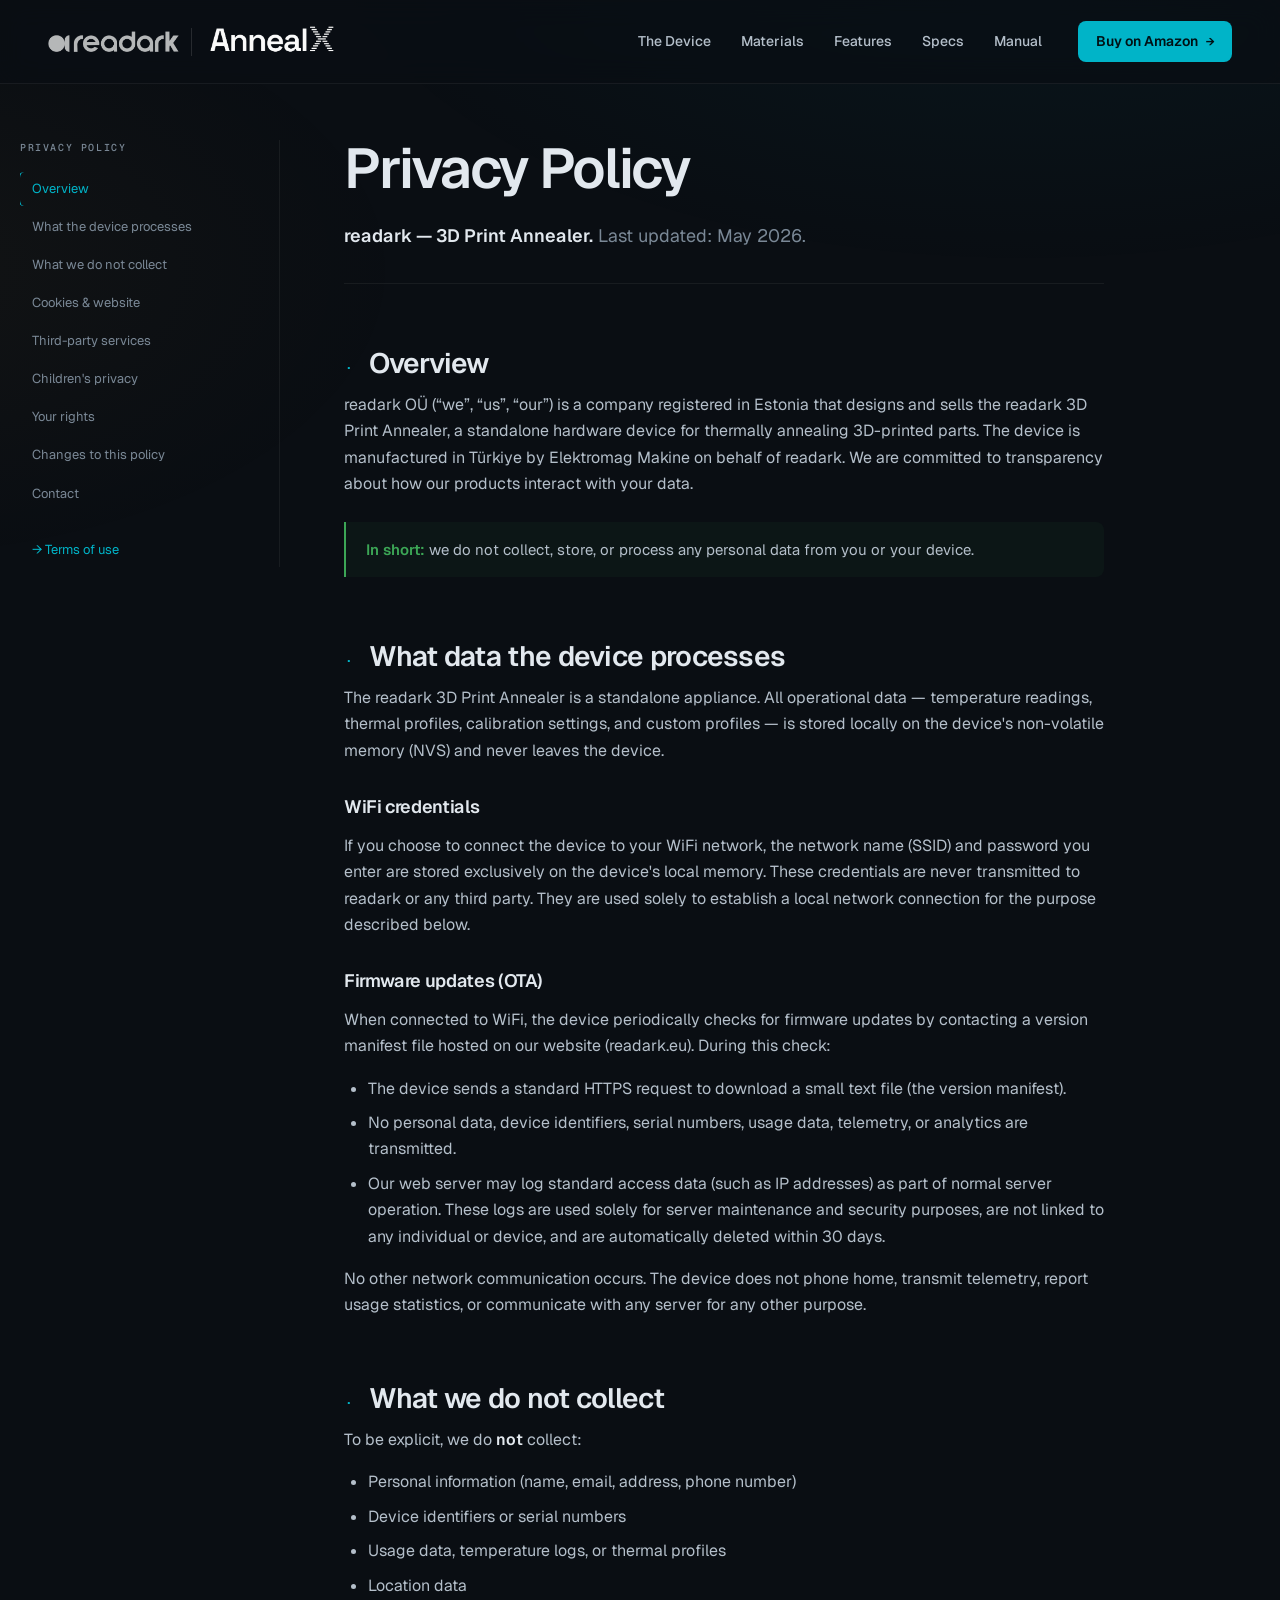
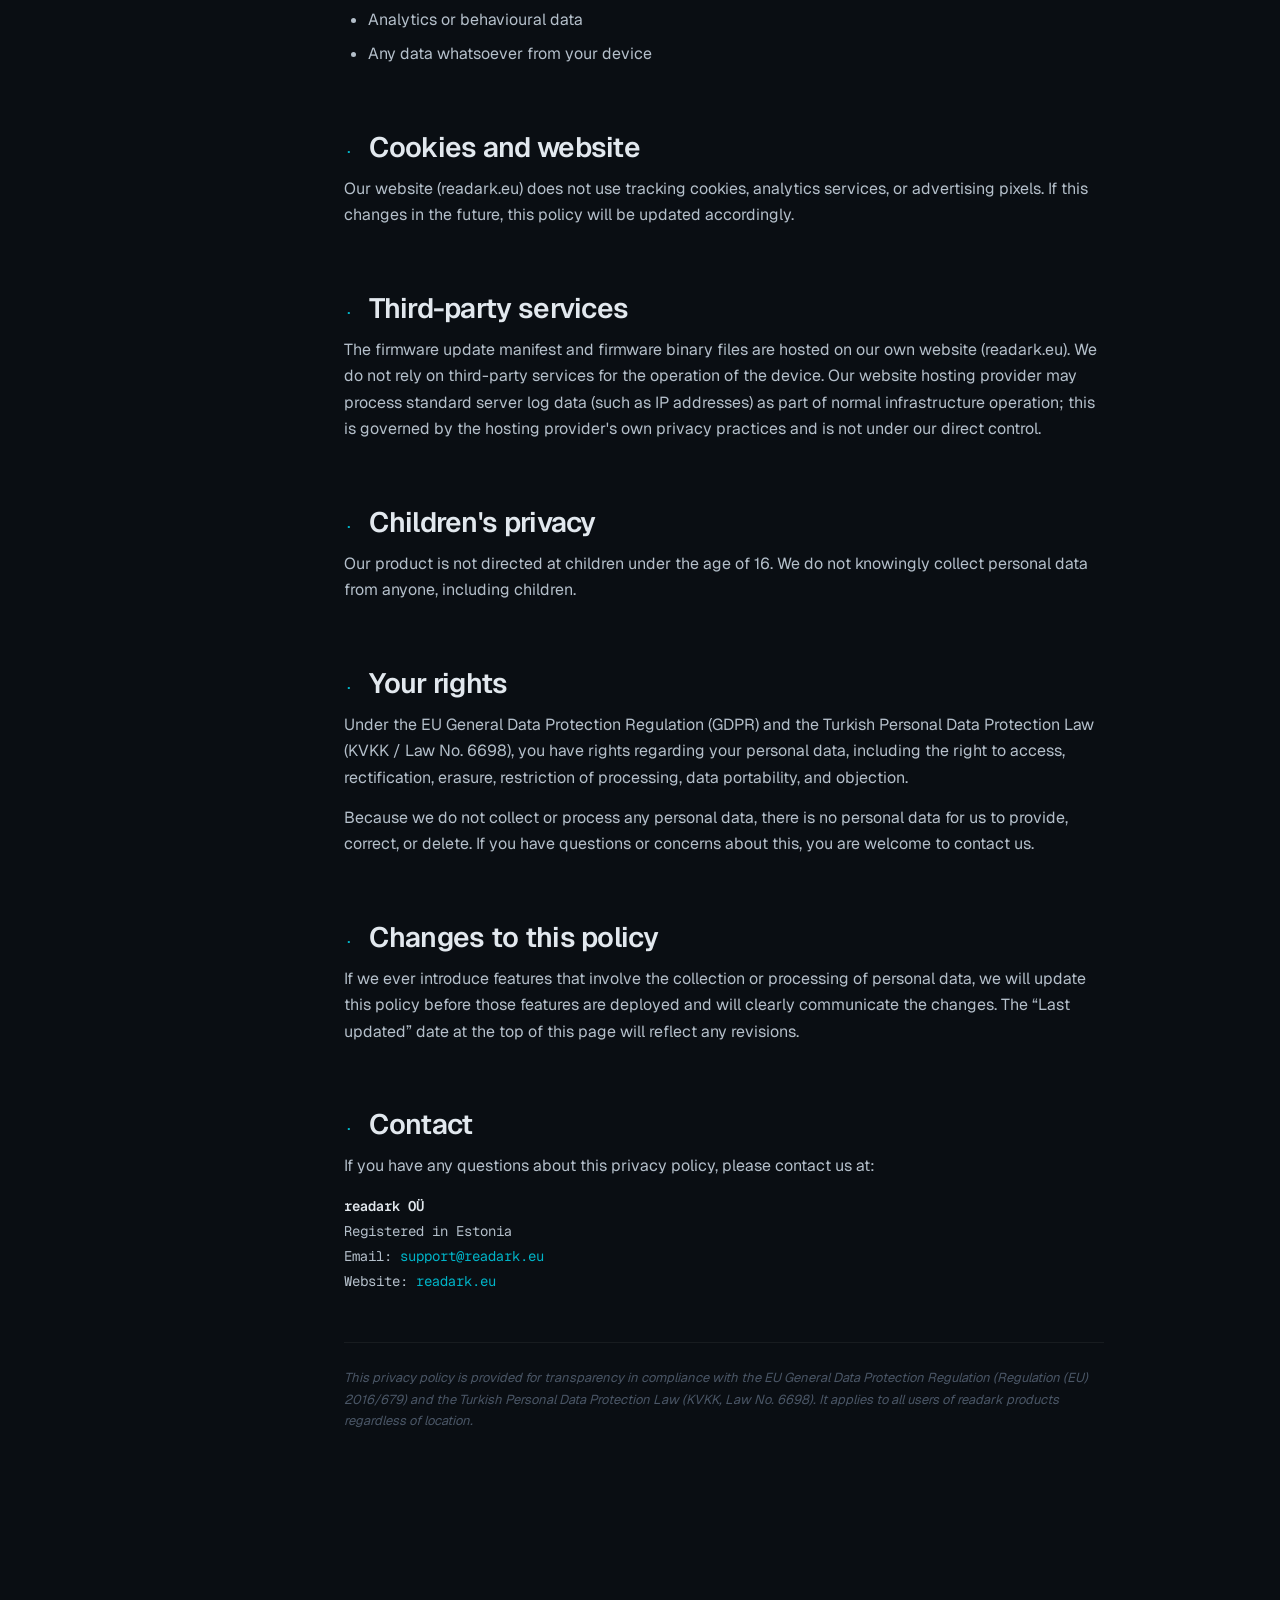
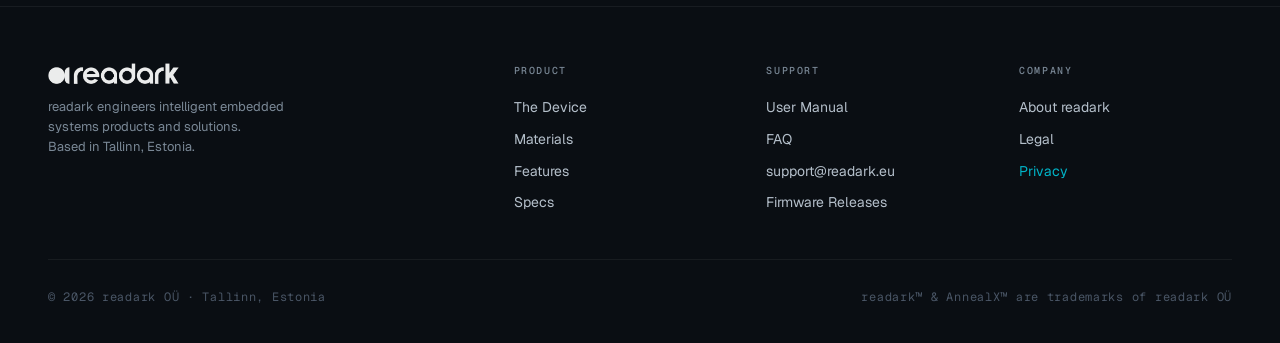
<file: privacy.html>
<!DOCTYPE html>
<html lang="en">
<head>
<meta charset="UTF-8" />
<meta name="viewport" content="width=device-width, initial-scale=1.0" />
<title>Privacy Policy · readark</title>
<meta name="description" content="Privacy policy for AnnealX and readark.eu. We don't collect, store, or process any personal data from you or your device." />
<link rel="stylesheet" href="assets/style.css" />
</head>
<body>

<!-- ════════════════════════ NAV ════════════════════════ -->
<header class="nav">
  <div class="nav__inner">
    <a class="nav__brand" href="index.html" aria-label="AnnealX by readark — home">
      <img class="readark-mark" src="assets/img/readark-black.png" alt="readark" />
      <span class="nav__brand-sep"></span>
      <img class="annealx-mark" src="assets/img/annealx-wordmark-black.png" alt="AnnealX" />
    </a>
    <nav class="nav__links">
      <a href="index.html#screen">The Device</a>
      <a href="index.html#materials">Materials</a>
      <a href="index.html#features">Features</a>
      <a href="index.html#specs">Specs</a>
      <a href="manual.html">Manual</a>
    </nav>
    <a class="nav__cta" href="index.html#buy">Buy on Amazon</a>
  </div>
</header>

<!-- ════════════════════════ DOC ════════════════════════ -->
<div class="manual wrap">

  <aside class="manual__nav">
    <h5>Privacy Policy</h5>
    <a href="#s1">Overview</a>
    <a href="#s2">What the device processes</a>
    <a href="#s3">What we do not collect</a>
    <a href="#s4">Cookies &amp; website</a>
    <a href="#s5">Third-party services</a>
    <a href="#s6">Children's privacy</a>
    <a href="#s7">Your rights</a>
    <a href="#s8">Changes to this policy</a>
    <a href="#s9">Contact</a>
    <a href="legal.html" style="margin-top:18px;color:var(--teal);">→ Terms of use</a>
  </aside>

  <article class="manual__doc">

    <h1>Privacy Policy</h1>
    <p class="lede">
      <strong style="color:var(--txt);">readark — 3D Print Annealer.</strong>
      Last updated: May 2026.
    </p>

    <h2 id="s1"><span class="num">·</span> Overview</h2>
    <p>
      readark OÜ (&ldquo;we&rdquo;, &ldquo;us&rdquo;, &ldquo;our&rdquo;) is a
      company registered in Estonia that designs and sells the readark 3D Print
      Annealer, a standalone hardware device for thermally annealing
      3D-printed parts. The device is manufactured in Türkiye by Elektromag
      Makine on behalf of readark. We are committed to transparency about how
      our products interact with your data.
    </p>
    <div class="callout callout--ok">
      <strong>In short:</strong> we do not collect, store, or process any personal data from you or your device.
    </div>

    <h2 id="s2"><span class="num">·</span> What data the device processes</h2>
    <p>The readark 3D Print Annealer is a standalone appliance. All operational data — temperature readings, thermal profiles, calibration settings, and custom profiles — is stored locally on the device's non-volatile memory (NVS) and never leaves the device.</p>

    <h3>WiFi credentials</h3>
    <p>If you choose to connect the device to your WiFi network, the network name (SSID) and password you enter are stored exclusively on the device's local memory. These credentials are never transmitted to readark or any third party. They are used solely to establish a local network connection for the purpose described below.</p>

    <h3>Firmware updates (OTA)</h3>
    <p>When connected to WiFi, the device periodically checks for firmware updates by contacting a version manifest file hosted on our website (readark.eu). During this check:</p>
    <ul>
      <li>The device sends a standard HTTPS request to download a small text file (the version manifest).</li>
      <li>No personal data, device identifiers, serial numbers, usage data, telemetry, or analytics are transmitted.</li>
      <li>Our web server may log standard access data (such as IP addresses) as part of normal server operation. These logs are used solely for server maintenance and security purposes, are not linked to any individual or device, and are automatically deleted within 30 days.</li>
    </ul>
    <p>No other network communication occurs. The device does not phone home, transmit telemetry, report usage statistics, or communicate with any server for any other purpose.</p>

    <h2 id="s3"><span class="num">·</span> What we do not collect</h2>
    <p>To be explicit, we do <strong>not</strong> collect:</p>
    <ul>
      <li>Personal information (name, email, address, phone number)</li>
      <li>Device identifiers or serial numbers</li>
      <li>Usage data, temperature logs, or thermal profiles</li>
      <li>Location data</li>
      <li>Analytics or behavioural data</li>
      <li>Any data whatsoever from your device</li>
    </ul>

    <h2 id="s4"><span class="num">·</span> Cookies and website</h2>
    <p>Our website (readark.eu) does not use tracking cookies, analytics services, or advertising pixels. If this changes in the future, this policy will be updated accordingly.</p>

    <h2 id="s5"><span class="num">·</span> Third-party services</h2>
    <p>The firmware update manifest and firmware binary files are hosted on our own website (readark.eu). We do not rely on third-party services for the operation of the device. Our website hosting provider may process standard server log data (such as IP addresses) as part of normal infrastructure operation; this is governed by the hosting provider's own privacy practices and is not under our direct control.</p>

    <h2 id="s6"><span class="num">·</span> Children's privacy</h2>
    <p>Our product is not directed at children under the age of 16. We do not knowingly collect personal data from anyone, including children.</p>

    <h2 id="s7"><span class="num">·</span> Your rights</h2>
    <p>Under the EU General Data Protection Regulation (GDPR) and the Turkish Personal Data Protection Law (KVKK / Law No. 6698), you have rights regarding your personal data, including the right to access, rectification, erasure, restriction of processing, data portability, and objection.</p>
    <p>Because we do not collect or process any personal data, there is no personal data for us to provide, correct, or delete. If you have questions or concerns about this, you are welcome to contact us.</p>

    <h2 id="s8"><span class="num">·</span> Changes to this policy</h2>
    <p>If we ever introduce features that involve the collection or processing of personal data, we will update this policy before those features are deployed and will clearly communicate the changes. The &ldquo;Last updated&rdquo; date at the top of this page will reflect any revisions.</p>

    <h2 id="s9"><span class="num">·</span> Contact</h2>
    <p>If you have any questions about this privacy policy, please contact us at:</p>
    <p style="font-family:var(--font-mono);font-size:14px;color:var(--txt-2);line-height:1.8;">
      <strong style="color:var(--txt);">readark OÜ</strong><br />
      Registered in Estonia<br />
      Email: <a href="mailto:support@readark.eu" style="color:var(--teal);">support@readark.eu</a><br />
      Website: <a href="https://readark.eu" style="color:var(--teal);">readark.eu</a>
    </p>

    <p style="font-size:13px;color:var(--txt-faint);margin-top:48px;border-top:1px solid var(--border);padding-top:24px;font-style:italic;">
      This privacy policy is provided for transparency in compliance with the EU General Data Protection Regulation (Regulation (EU) 2016/679) and the Turkish Personal Data Protection Law (KVKK, Law No. 6698). It applies to all users of readark products regardless of location.
    </p>

  </article>
</div>

<!-- ════════════════════════ FOOTER ════════════════════════ -->
<footer class="footer">
  <div class="wrap">
    <div class="footer__grid">
      <div class="footer__brand">
        <img src="assets/img/readark-black.png" alt="readark" />
        <p>readark engineers intelligent embedded systems products and solutions.<br />Based in Tallinn, Estonia.</p>
      </div>
      <div class="footer__col">
        <h5>Product</h5>
        <a href="index.html#screen">The Device</a>
        <a href="index.html#materials">Materials</a>
        <a href="index.html#features">Features</a>
        <a href="index.html#specs">Specs</a>
      </div>
      <div class="footer__col">
        <h5>Support</h5>
        <a href="manual.html">User Manual</a>
        <a href="index.html#faq">FAQ</a>
        <a href="mailto:support@readark.eu">support@readark.eu</a>
        <a href="#">Firmware Releases</a>
      </div>
      <div class="footer__col">
        <h5>Company</h5>
        <a href="about.html">About readark</a>
        <a href="legal.html">Legal</a>
        <a href="privacy.html" style="color:var(--teal);">Privacy</a>
      </div>
    </div>
    <div class="footer__legal">
      <span>© 2026 readark OÜ · Tallinn, Estonia</span>
      <span>readark™ &amp; AnnealX™ are trademarks of readark OÜ</span>
    </div>
  </div>
</footer>

<script src="assets/site.js"></script>
</body>
</html>
</file>
<file: assets/style.css>
/* ============================================================
   AnnealX product site — shared styles
   Palette + type taken from the firmware UI (dark + teal/amber)
   ============================================================ */

@import url("https://fonts.googleapis.com/css2?family=Geist:wght@300;400;500;600;700;800&family=Geist+Mono:wght@400;500;600&display=swap");

:root {
  --nav-h: 84px;
  /* Background tones */
  --bg:        #0A0E13;
  --bg-2:     #11171F;
  --panel:    #161E28;
  --panel-2:  #1C2530;
  --panel-3:  #232D3A;

  /* Hairlines / borders */
  --border:        rgba(255,255,255,0.06);
  --border-strong: rgba(255,255,255,0.12);
  --border-teal:   rgba(0,180,200,0.25);

  /* Text */
  --txt:        #E2E8EE;
  --txt-2:      #B4BFCA;
  --txt-dim:    #7A8896;
  --txt-faint:  #4A5666;

  /* Accents — straight from the firmware palette */
  --teal:        #00B4C8;
  --teal-glow:   rgba(0,180,200,0.18);
  --teal-deep:   #00788B;
  --amber:       #E8A83C;
  --amber-deep:  #6A4A10;
  --success:     #3CA656;
  --danger:      #D04848;

  /* Type scale */
  --font-sans: "Geist", system-ui, -apple-system, "Segoe UI", Arial, sans-serif;
  --font-mono: "Geist Mono", ui-monospace, "SF Mono", Menlo, monospace;

  /* Layout */
  --maxw: 1240px;
  --radius: 14px;
  --radius-sm: 8px;
}

* { box-sizing: border-box; }
html, body { margin: 0; padding: 0; }
html { scroll-behavior: smooth; }
body {
  background: var(--bg);
  color: var(--txt);
  font-family: var(--font-sans);
  font-size: 16px;
  line-height: 1.55;
  -webkit-font-smoothing: antialiased;
  text-rendering: optimizeLegibility;
  font-feature-settings: "ss01", "ss02";
  overflow-x: hidden;
}
img { display: block; max-width: 100%; }
a { color: inherit; text-decoration: none; }
button { font-family: inherit; cursor: pointer; border: 0; background: none; color: inherit; }
::selection { background: var(--teal); color: var(--bg); }

/* Subtle grid texture on body — printed-circuit feel */
body::before {
  content: "";
  position: fixed; inset: 0;
  background:
    radial-gradient(1200px 600px at 80% -10%, rgba(0,180,200,0.06), transparent 60%),
    radial-gradient(900px 500px at -10% 30%, rgba(232,168,60,0.04), transparent 60%);
  pointer-events: none;
  z-index: 0;
}

/* ───────── Utilities ───────── */
.wrap { max-width: var(--maxw); margin: 0 auto; padding: 0 28px; position: relative; z-index: 1; }
.mono { font-family: var(--font-mono); font-feature-settings: "tnum", "zero"; }
.eyebrow {
  font-family: var(--font-mono);
  font-size: 11px;
  letter-spacing: 0.18em;
  text-transform: uppercase;
  color: var(--teal);
  display: inline-flex;
  align-items: center;
  gap: 10px;
}
.eyebrow::before {
  content: "";
  width: 24px; height: 1px;
  background: var(--teal);
  opacity: 0.7;
}

h1, h2, h3, h4 { font-weight: 600; letter-spacing: -0.02em; margin: 0; text-wrap: balance; }
h1 { font-size: clamp(40px, 5.8vw, 76px); line-height: 1.02; letter-spacing: -0.035em; font-weight: 600; }
h2 { font-size: clamp(28px, 3.4vw, 44px); line-height: 1.08; letter-spacing: -0.025em; }
h3 { font-size: 20px; line-height: 1.25; }
p  { margin: 0; color: var(--txt-2); text-wrap: pretty; }

.section { padding: 120px 0; position: relative; }
.section--tight { padding: 80px 0; }
.section-head { display: flex; flex-direction: column; gap: 16px; max-width: 720px; margin-bottom: 56px; }
.section-head .eyebrow { margin-bottom: 4px; }
.section-head p { color: var(--txt-dim); font-size: 18px; }

.divider { height: 1px; background: var(--border); border: 0; }

/* ───────── Nav ───────── */
.nav {
  position: fixed; top: 0; left: 0; right: 0;
  height: var(--nav-h);
  background: rgba(10, 14, 19, 0.75);
  backdrop-filter: blur(14px) saturate(140%);
  -webkit-backdrop-filter: blur(14px) saturate(140%);
  border-bottom: 1px solid var(--border);
  z-index: 50;
}
.nav__inner {
  height: 100%;
  display: flex; align-items: center; gap: 36px;
  max-width: var(--maxw); margin: 0 auto;
  padding: 0 28px;
}
.nav__brand { display: flex; align-items: center; gap: 12px; }
.nav__brand .readark-mark { height: 22px; filter: brightness(0) invert(1); opacity: 0.7; }
.nav__brand .annealx-mark { height: 48px; margin-bottom: 5px; filter: brightness(0) invert(1); opacity: 0.98; }
.nav__brand-sep { width: 1px; height: 28px; background: var(--border-strong); }

.nav__links { display: flex; gap: 30px; margin-left: auto; }
.nav__links a {
  font-size: 14px;
  color: var(--txt-2);
  transition: color 0.18s;
  font-weight: 500;
}
.nav__links a:hover { color: var(--txt); }

.nav__cta {
  background: var(--teal);
  color: #001014;
  font-weight: 600;
  font-size: 14px;
  padding: 10px 18px;
  border-radius: 8px;
  transition: transform 0.15s, filter 0.15s;
  display: inline-flex; align-items: center; gap: 8px;
}
.nav__cta:hover { transform: translateY(-1px); filter: brightness(1.08); }
.nav__cta::after {
  content: "→";
  font-family: var(--font-mono);
}

/* ───────── Hero ───────── */
.hero {
  position: relative;
  padding-top: calc(var(--nav-h) + 80px);
  padding-bottom: 100px;
  overflow: hidden;
}
.hero__bg-wordmark {
  position: absolute;
  top: 0; right: -8%;
  width: 90%;
  opacity: 0.025;
  pointer-events: none;
  user-select: none;
  filter: brightness(0) invert(1);
}
.hero__grid {
  display: grid;
  grid-template-columns: minmax(0, 1.05fr) minmax(0, 1fr);
  gap: 72px;
  align-items: center;
}
.hero__copy { display: flex; flex-direction: column; gap: 28px; }
.hero h1 .accent { color: var(--teal); font-style: normal; }
.hero h1 .amber-dot { color: var(--amber); }
.hero__sub {
  font-size: 19px;
  color: var(--txt-2);
  max-width: 540px;
  line-height: 1.55;
}
.hero__ctas { display: flex; gap: 14px; align-items: center; margin-top: 8px; flex-wrap: wrap; }

.btn {
  display: inline-flex; align-items: center; gap: 10px;
  padding: 14px 22px;
  border-radius: 10px;
  font-weight: 600;
  font-size: 15px;
  transition: transform 0.15s, filter 0.15s, background 0.15s, border-color 0.15s;
  white-space: nowrap;
}
.btn--primary {
  background: var(--teal);
  color: #001014;
  box-shadow: 0 8px 30px -10px var(--teal-glow), inset 0 1px 0 rgba(255,255,255,0.2);
}
.btn--primary:hover { transform: translateY(-1px); filter: brightness(1.08); }
.btn--ghost {
  background: transparent;
  color: var(--txt);
  border: 1px solid var(--border-strong);
}
.btn--ghost:hover { border-color: var(--teal); color: var(--teal); }
.btn .arrow { font-family: var(--font-mono); transition: transform 0.2s; }
.btn:hover .arrow { transform: translateX(3px); }

/* Spec strip below hero ctas */
.hero__strip {
  margin-top: 12px;
  display: grid;
  grid-template-columns: repeat(4, 1fr);
  gap: 0;
  border-top: 1px solid var(--border);
  padding-top: 28px;
}
.hero__strip > div {
  padding-right: 16px;
}
.hero__strip dt {
  font-family: var(--font-mono);
  font-size: 10px;
  letter-spacing: 0.16em;
  text-transform: uppercase;
  color: var(--txt-dim);
  margin-bottom: 6px;
}
.hero__strip dd {
  margin: 0;
  font-size: 18px;
  font-weight: 500;
  color: var(--txt);
}
.hero__strip dd .unit { color: var(--txt-dim); font-weight: 400; font-size: 13px; margin-left: 3px; }

/* ───────── Firmware screen (replica) ───────── */
/* Real device: 320×240 px. We render at 2x and let CSS scale fluidly. */
.scope {
  position: relative;
  width: 100%;
  aspect-ratio: 4 / 3.05;
  background: linear-gradient(160deg, #1a2330 0%, #0d1218 100%);
  border-radius: 22px;
  padding: 26px;
  border: 1px solid var(--border-strong);
  box-shadow:
    0 40px 80px -30px rgba(0,0,0,0.6),
    inset 0 0 0 1px rgba(255,255,255,0.04),
    inset 0 1px 0 rgba(255,255,255,0.07);
  display: flex;
  flex-direction: column;
  gap: 14px;
}
.scope__chrome {
  display: flex; align-items: center; justify-content: space-between;
  font-family: var(--font-mono);
  font-size: 11px;
  color: var(--txt-dim);
  letter-spacing: 0.1em;
  text-transform: uppercase;
}
.scope__chrome-dot {
  display: inline-flex; align-items: center; gap: 8px;
}
.scope__chrome-dot::before {
  content: ""; width: 7px; height: 7px; border-radius: 50%;
  background: var(--success);
  box-shadow: 0 0 8px var(--success);
}
/* Real device screenshot, rendered pixel-perfect inside the bezel */
.scope--photo {
  aspect-ratio: auto;     /* let the image dictate height */
}
.scope--photo .scope__photo {
  width: 100%;
  height: auto;
  display: block;
  border-radius: 4px;
}
.scope__photo {
  flex: 1;
  width: 100%;
  height: auto;
  object-fit: contain;
  image-rendering: -webkit-optimize-contrast;
  image-rendering: crisp-edges;
  border-radius: 6px;
  border: 1px solid #1c2530;
  display: block;
  min-height: 0;
}

.scope__screen {
  flex: 1;
  background: #0B1118; /* matches CLR_BG */
  border-radius: 6px;
  border: 1px solid #1c2530;
  position: relative;
  overflow: hidden;
  display: grid;
  grid-template-rows: 28px 1fr 56px;
  gap: 0;
  font-family: var(--font-mono);
  color: #DCE3EA;
}
.scope__topbar {
  display: flex; align-items: center; justify-content: space-between;
  padding: 0 12px;
  background: #101010;
  border-bottom: 1px solid #1c2530;
  font-size: 10px;
  color: #7A8896;
  letter-spacing: 0.08em;
}
.scope__topbar .gear { color: #7A8896; }
.scope__topbar .brand { color: #DCE3EA; font-weight: 600; letter-spacing: 0.14em; }

.scope__body {
  display: grid;
  grid-template-columns: 110px 1fr;
  gap: 8px;
  padding: 8px;
}
.scope__gauge {
  background: #141B24;
  border: 1px solid #2C3540;
  border-radius: 4px;
  display: flex; flex-direction: column; align-items: center; justify-content: center;
  position: relative;
  text-align: center;
}
.scope__gauge .ring {
  width: 78px; height: 78px; border-radius: 50%;
  background: conic-gradient(var(--teal) 0deg 240deg, #1C2530 240deg 360deg);
  display: flex; align-items: center; justify-content: center;
  position: relative;
}
.scope__gauge .ring::before {
  content: ""; position: absolute; inset: 7px; border-radius: 50%; background: #141B24;
}
.scope__gauge .temp { position: relative; font-size: 22px; font-weight: 600; color: #E2E8EE; }
.scope__gauge .sp { font-size: 10px; color: var(--teal); margin-top: 4px; letter-spacing: 0.05em; }
.scope__gauge .mode { font-size: 9px; color: var(--amber); margin-top: 2px; letter-spacing: 0.18em; }
.scope__gauge .warn { position: absolute; top: 6px; right: 8px; font-size: 10px; color: var(--danger); }

.scope__chart {
  background: #141B24;
  border: 1px solid #2C3540;
  border-radius: 4px;
  padding: 8px 10px 8px 8px;
  position: relative;
  overflow: hidden;
}
.scope__chart svg { width: 100%; height: 100%; display: block; }
.scope__chart-title {
  position: absolute; top: 6px; right: 10px;
  font-size: 9px; color: #4A5666; letter-spacing: 0.1em;
}

.scope__buttons {
  display: grid; grid-template-columns: 1fr 1fr; gap: 8px;
  padding: 8px;
  border-top: 1px solid #1c2530;
}
.scope__buttons button, .scope__buttons div {
  border-radius: 4px;
  font-family: var(--font-mono);
  font-size: 12px;
  height: 40px;
  display: flex; align-items: center; justify-content: center;
  letter-spacing: 0.06em;
  font-weight: 600;
}
.scope__btn-profile {
  background: #1C2530;
  color: var(--teal);
  border: 1px solid var(--teal-deep);
}
.scope__btn-start {
  background: var(--success);
  color: #001014;
}

/* "Hardware" base hint underneath the screen */
.scope__caption {
  display: flex; align-items: center; justify-content: space-between;
  font-family: var(--font-mono);
  font-size: 11px;
  color: var(--txt-dim);
  letter-spacing: 0.1em;
}
.scope__caption strong { color: var(--txt); font-weight: 500; letter-spacing: 0.06em; }

/* ───────── Section: live screen ───────── */
.screen-section {
  background: linear-gradient(180deg, transparent, rgba(0,180,200,0.025), transparent);
  border-top: 1px solid var(--border);
  border-bottom: 1px solid var(--border);
}
.screen-section__grid {
  display: grid;
  grid-template-columns: minmax(0, 1fr) minmax(0, 1fr);
  gap: 80px;
  align-items: center;
}
.screen-section ul {
  list-style: none; padding: 0; margin: 24px 0 0 0;
  display: flex; flex-direction: column; gap: 14px;
}
.screen-section li {
  display: grid;
  grid-template-columns: 22px 1fr;
  gap: 14px;
  align-items: start;
  color: var(--txt-2);
  font-size: 16px;
}
.screen-section li::before {
  content: "→";
  font-family: var(--font-mono);
  color: var(--teal);
  margin-top: 3px;
}

/* ───────── Material library ───────── */
.materials__grid {
  display: grid;
  grid-template-columns: 320px minmax(0, 1fr);
  gap: 28px;
  align-items: stretch;
}
.mat-list {
  background: var(--panel);
  border: 1px solid var(--border);
  border-radius: var(--radius);
  padding: 8px;
  display: flex; flex-direction: column;
  height: 100%;
}
.mat-list__group {
  padding: 14px 14px 8px;
  font-family: var(--font-mono);
  font-size: 10px;
  letter-spacing: 0.16em;
  color: var(--txt-faint);
  text-transform: uppercase;
}
.mat-row {
  display: grid;
  grid-template-columns: 1fr auto;
  align-items: center;
  padding: 10px 14px;
  border-radius: 8px;
  text-align: left;
  width: 100%;
  cursor: pointer;
  color: var(--txt-2);
  font-size: 14px;
  transition: background 0.15s, color 0.15s;
  border: 1px solid transparent;
}
.mat-row:hover { background: var(--panel-2); color: var(--txt); }
.mat-row.is-active {
  background: rgba(0,180,200,0.10);
  color: var(--txt);
  border-color: var(--border-teal);
}
.mat-row .meta {
  font-family: var(--font-mono);
  font-size: 11px;
  color: var(--txt-dim);
}
.mat-row.is-active .meta { color: var(--teal); }

.mat-detail {
  background: var(--panel);
  border: 1px solid var(--border);
  border-radius: var(--radius);
  padding: 32px;
  display: flex; flex-direction: column;
  gap: 24px;
  min-height: 580px;
}
.mat-detail__head {
  display: flex; align-items: flex-start; justify-content: space-between;
  flex-wrap: wrap;
  gap: 20px;
}
.mat-detail__name {
  display: flex; flex-direction: column; gap: 6px;
}
.mat-detail__category {
  font-family: var(--font-mono);
  font-size: 11px;
  letter-spacing: 0.16em;
  text-transform: uppercase;
  color: var(--teal);
}
.mat-detail__name h3 { font-size: 32px; letter-spacing: -0.02em; }
.mat-detail__stats {
  display: flex;
  gap: 32px;
}
.mat-detail__stats div {
  text-align: right;
}
.mat-detail__stats dt {
  font-family: var(--font-mono);
  font-size: 10px;
  letter-spacing: 0.16em;
  color: var(--txt-dim);
  text-transform: uppercase;
}
.mat-detail__stats dd {
  margin: 4px 0 0; font-size: 20px; font-weight: 500; font-family: var(--font-mono);
}
.mat-detail__stats dd .u { color: var(--txt-dim); font-weight: 400; font-size: 13px; margin-left: 2px; }

.mat-curve {
  background: #0B1118;
  border: 1px solid #1f2935;
  border-radius: 10px;
  padding: 24px 28px 12px 56px;
  height: 280px;
  position: relative;
  flex: 1;
}
.mat-curve svg { width: 100%; height: 100%; overflow: visible; }
.mat-curve .axis-y {
  position: absolute;
  top: 24px; bottom: 36px; left: 16px;
  display: flex; flex-direction: column-reverse; justify-content: space-between;
  font-family: var(--font-mono);
  font-size: 10px;
  color: var(--txt-faint);
}
.mat-curve .axis-x {
  position: absolute;
  left: 56px; right: 28px; bottom: 8px;
  display: flex; justify-content: space-between;
  font-family: var(--font-mono);
  font-size: 10px;
  color: var(--txt-faint);
}

.mat-detail__notes {
  display: grid;
  grid-template-columns: 1.4fr 1fr;
  gap: 28px;
  padding-top: 20px;
  border-top: 1px solid var(--border);
}
.mat-detail__notes h4 {
  font-family: var(--font-mono);
  font-size: 10px;
  letter-spacing: 0.16em;
  text-transform: uppercase;
  color: var(--txt-dim);
  margin-bottom: 8px;
  font-weight: 500;
}
.mat-detail__notes p { font-size: 14px; color: var(--txt-2); }
.mat-detail__source {
  font-family: var(--font-mono);
  font-size: 12px;
  color: var(--txt-dim);
  line-height: 1.5;
}

/* ───────── Feature cards ───────── */
.features__grid {
  display: grid;
  grid-template-columns: repeat(2, 1fr);
  gap: 20px;
}
.feature {
  background: var(--panel);
  border: 1px solid var(--border);
  border-radius: var(--radius);
  padding: 40px;
  display: flex; flex-direction: column; gap: 16px;
  position: relative;
  overflow: hidden;
  min-height: 260px;
}
.feature h3 { font-size: 26px; letter-spacing: -0.02em; }
.feature__num {
  font-family: var(--font-mono);
  font-size: 11px;
  letter-spacing: 0.16em;
  color: var(--teal);
}
.feature h3 { font-size: 22px; }
.feature p { color: var(--txt-2); font-size: 15px; line-height: 1.55; }

.feature__art {
  position: absolute;
  bottom: 0; right: 0;
  width: 140px; height: 140px;
  opacity: 0.5;
  pointer-events: none;
}

/* ───────── Specs ───────── */
.specs__grid {
  display: grid;
  grid-template-columns: repeat(2, 1fr);
  gap: 0 56px;
  border-top: 1px solid var(--border);
}
.specs__row {
  display: grid;
  grid-template-columns: 1fr auto;
  padding: 18px 0;
  border-bottom: 1px solid var(--border);
  align-items: baseline;
  gap: 16px;
}
.specs__row dt {
  color: var(--txt-dim);
  font-size: 14px;
}
.specs__row dd {
  font-family: var(--font-mono);
  font-size: 15px;
  color: var(--txt);
  margin: 0;
  text-align: right;
}

/* ───────── Science ───────── */
.science {
  background: var(--panel);
  border: 1px solid var(--border);
  border-radius: var(--radius);
  padding: 56px;
  display: grid;
  grid-template-columns: minmax(0, 1.2fr) minmax(0, 1fr);
  gap: 56px;
  align-items: center;
}
.science h2 { font-size: 32px; }
.science p { font-size: 16px; color: var(--txt-2); }
.science__steps {
  display: flex; flex-direction: column; gap: 0;
  font-family: var(--font-mono);
  font-size: 13px;
}
.science__step {
  display: grid;
  grid-template-columns: 30px 110px 1fr;
  padding: 14px 0;
  border-bottom: 1px solid var(--border);
  align-items: center;
  gap: 14px;
}
.science__step:last-child { border-bottom: 0; }
.science__step .n { color: var(--teal); }
.science__step .label { color: var(--txt); }
.science__step .body { color: var(--txt-dim); font-family: var(--font-sans); font-size: 14px; }

/* ───────── FAQ ───────── */
.faq__list {
  display: flex; flex-direction: column;
  border-top: 1px solid var(--border);
}
.faq__item { border-bottom: 1px solid var(--border); }
.faq__q {
  width: 100%;
  display: flex; align-items: center; justify-content: space-between;
  padding: 24px 0;
  font-size: 18px;
  font-weight: 500;
  color: var(--txt);
  text-align: left;
}
.faq__q .marker {
  font-family: var(--font-mono);
  color: var(--teal);
  font-size: 18px;
  transition: transform 0.2s;
}
.faq__item.is-open .faq__q .marker { transform: rotate(45deg); }
.faq__a {
  display: none;
  padding: 0 0 24px 0;
  color: var(--txt-2);
  font-size: 15px;
  line-height: 1.65;
  max-width: 780px;
}
.faq__item.is-open .faq__a { display: block; }

/* ───────── Buy CTA section ───────── */
.buy {
  text-align: center;
  background:
    radial-gradient(800px 400px at 50% 0%, rgba(0,180,200,0.10), transparent 65%),
    var(--panel);
  border: 1px solid var(--border-teal);
  border-radius: 24px;
  padding: 80px 40px;
  position: relative;
  overflow: hidden;
}
.buy h2 { font-size: clamp(32px, 4vw, 52px); max-width: 760px; margin: 0 auto 18px; }
.buy p { color: var(--txt-2); font-size: 18px; max-width: 540px; margin: 0 auto 36px; }
.buy__price-strip {
  display: inline-flex; gap: 24px; align-items: center;
  margin-bottom: 28px;
  font-family: var(--font-mono);
  font-size: 12px;
  color: var(--txt-dim);
  letter-spacing: 0.12em;
  text-transform: uppercase;
}
.buy__price-strip span { display: inline-flex; align-items: center; gap: 8px; }
.buy__price-strip span::before {
  content: ""; width: 6px; height: 6px; border-radius: 50%; background: var(--teal);
}
.buy__cta {
  background: #FF9900;          /* Amazon orange */
  color: #131A22;
  padding: 18px 32px;
  border-radius: 10px;
  font-weight: 700;
  font-size: 17px;
  display: inline-flex; align-items: center; gap: 12px;
  transition: transform 0.15s, filter 0.15s;
}
.buy__cta:hover { transform: translateY(-1px); filter: brightness(1.05); }
.buy__cta::after { content: "↗"; font-family: var(--font-mono); }

/* ───────── Footer ───────── */
.footer {
  border-top: 1px solid var(--border);
  padding: 56px 0 36px;
  margin-top: 80px;
  font-size: 14px;
  color: var(--txt-dim);
}
.footer__grid {
  display: grid;
  grid-template-columns: 2fr 1fr 1fr 1fr;
  gap: 40px;
  padding-bottom: 40px;
  border-bottom: 1px solid var(--border);
}
.footer__brand img { height: 22px; filter: brightness(0) invert(1); opacity: 0.92; margin-bottom: 12px; }
.footer__brand p { font-size: 13px; color: var(--txt-dim); max-width: 280px; line-height: 1.55; }
.footer__col h5 {
  font-family: var(--font-mono);
  font-size: 10px;
  letter-spacing: 0.16em;
  color: var(--txt-dim);
  text-transform: uppercase;
  margin: 0 0 14px 0;
  font-weight: 500;
}
.footer__col a {
  display: block;
  padding: 5px 0;
  color: var(--txt-2);
  font-size: 14px;
}
.footer__col a:hover { color: var(--teal); }
.footer__legal {
  display: flex; align-items: center; justify-content: space-between;
  padding-top: 28px;
  font-size: 12px;
  color: var(--txt-faint);
  font-family: var(--font-mono);
  letter-spacing: 0.06em;
}

/* ───────── Manual page ───────── */
.manual {
  display: grid;
  grid-template-columns: 260px 1fr;
  gap: 64px;
  padding: 140px 0 80px;
  max-width: var(--maxw);
  margin: 0 auto;
}
.manual__nav {
  position: sticky;
  top: calc(var(--nav-h) + 32px);
  align-self: start;
  font-size: 14px;
  display: flex; flex-direction: column; gap: 4px;
  padding-right: 16px;
  border-right: 1px solid var(--border);
  max-height: calc(100vh - var(--nav-h) - 64px);
  overflow-y: auto;
}
.manual__nav h5 {
  font-family: var(--font-mono);
  font-size: 10px;
  letter-spacing: 0.16em;
  color: var(--txt-dim);
  text-transform: uppercase;
  margin: 0 0 12px 0;
  font-weight: 500;
}
.manual__nav a {
  padding: 7px 12px;
  border-radius: 6px;
  color: var(--txt-dim);
  font-size: 13px;
  transition: background 0.12s, color 0.12s;
  border-left: 2px solid transparent;
  margin-left: -2px;
}
.manual__nav a:hover { color: var(--txt); }
.manual__nav a.is-active { color: var(--teal); border-left-color: var(--teal); }

.manual__doc {
  max-width: 760px;
}
.manual__doc h1 { font-size: 56px; margin-bottom: 24px; }
.manual__doc h1 + .lede {
  color: var(--txt-dim);
  font-size: 18px;
  margin-bottom: 56px;
  padding-bottom: 32px;
  border-bottom: 1px solid var(--border);
}
.manual__doc h2 {
  margin-top: 64px;
  font-size: 28px;
  display: flex;
  align-items: baseline;
  gap: 16px;
}
.manual__doc h2 .num {
  font-family: var(--font-mono);
  font-size: 16px;
  font-weight: 400;
  color: var(--teal);
}
.manual__doc h3 {
  margin-top: 32px;
  font-size: 18px;
  color: var(--txt);
}
.manual__doc p { margin: 14px 0; font-size: 16px; line-height: 1.65; }
.manual__doc ul, .manual__doc ol { padding-left: 24px; }
.manual__doc li { margin: 8px 0; color: var(--txt-2); font-size: 16px; line-height: 1.65; }
.manual__doc strong { color: var(--txt); font-weight: 600; }
.manual__doc code {
  font-family: var(--font-mono);
  font-size: 13px;
  background: var(--panel-2);
  padding: 2px 6px;
  border-radius: 4px;
  color: var(--teal);
}
.manual__doc .callout {
  border-left: 2px solid var(--amber);
  background: rgba(232,168,60,0.04);
  padding: 16px 20px;
  margin: 24px 0;
  border-radius: 0 8px 8px 0;
  color: var(--txt-2);
  font-size: 15px;
}
.manual__doc .callout strong { color: var(--amber); }
.manual__doc .callout--danger { border-color: var(--danger); background: rgba(208,72,72,0.05); }
.manual__doc .callout--danger strong { color: var(--danger); }
.manual__doc .callout--ok { border-color: var(--success); background: rgba(60,166,86,0.05); }
.manual__doc .callout--ok strong { color: var(--success); }

/* Tiny mini-chart used in manual material reference */
.mini-curve {
  background: #0B1118;
  border: 1px solid #1f2935;
  border-radius: 8px;
  padding: 18px 22px 22px;
  margin: 18px 0 28px;
}
.mini-curve__head {
  display: flex; justify-content: space-between; align-items: baseline;
  font-family: var(--font-mono);
  font-size: 12px;
  color: var(--txt-dim);
  margin-bottom: 10px;
}
.mini-curve__head strong { color: var(--txt); font-weight: 500; }
.mini-curve svg { width: 100%; height: 110px; display: block; }

/* ───────── Responsive ───────── */
@media (max-width: 1080px) {
  .hero__grid, .screen-section__grid, .science, .materials__grid {
    grid-template-columns: 1fr; gap: 48px;
  }
  .specs__grid, .features__grid, .footer__grid { grid-template-columns: 1fr 1fr; }
  .manual { grid-template-columns: 1fr; padding: 120px 24px 60px; }
  .manual__nav { position: static; max-height: none; border-right: 0; padding-right: 0; padding-bottom: 24px; border-bottom: 1px solid var(--border); }
}
@media (max-width: 720px) {
  :root { --nav-h: 60px; }
  .nav__links { display: none; }
  .nav__inner { gap: 12px; padding: 0 16px; }
  .nav__brand { gap: 8px; min-width: 0; flex: 1 1 auto; }
  .nav__brand .readark-mark { height: 16px; }
  .nav__brand .annealx-mark { height: 30px; margin-bottom: 3px; }
  .nav__brand-sep { height: 20px; }
  .nav__cta {
    margin-left: auto;
    padding: 8px 12px;
    font-size: 13px;
    white-space: nowrap;
    flex-shrink: 0;
  }
  .nav__cta::after { display: none; }
  .wrap { padding: 0 20px; }
  .section { padding: 80px 0; }
  .hero { padding-top: calc(var(--nav-h) + 48px); padding-bottom: 60px; }
  .hero__strip { grid-template-columns: 1fr 1fr; gap: 20px 0; }
  .features__grid, .specs__grid, .footer__grid { grid-template-columns: 1fr; }
  .mat-detail { padding: 22px; }
  .mat-detail__head { flex-direction: column; }
  .mat-detail__stats { gap: 20px; }
  .science { padding: 32px; gap: 28px; }
  .buy { padding: 56px 24px; }
}
@media (max-width: 380px) {
  .nav__brand .readark-mark { display: none; }
  .nav__brand-sep { display: none; }
  .nav__cta { padding: 8px 10px; }
}
</file>
